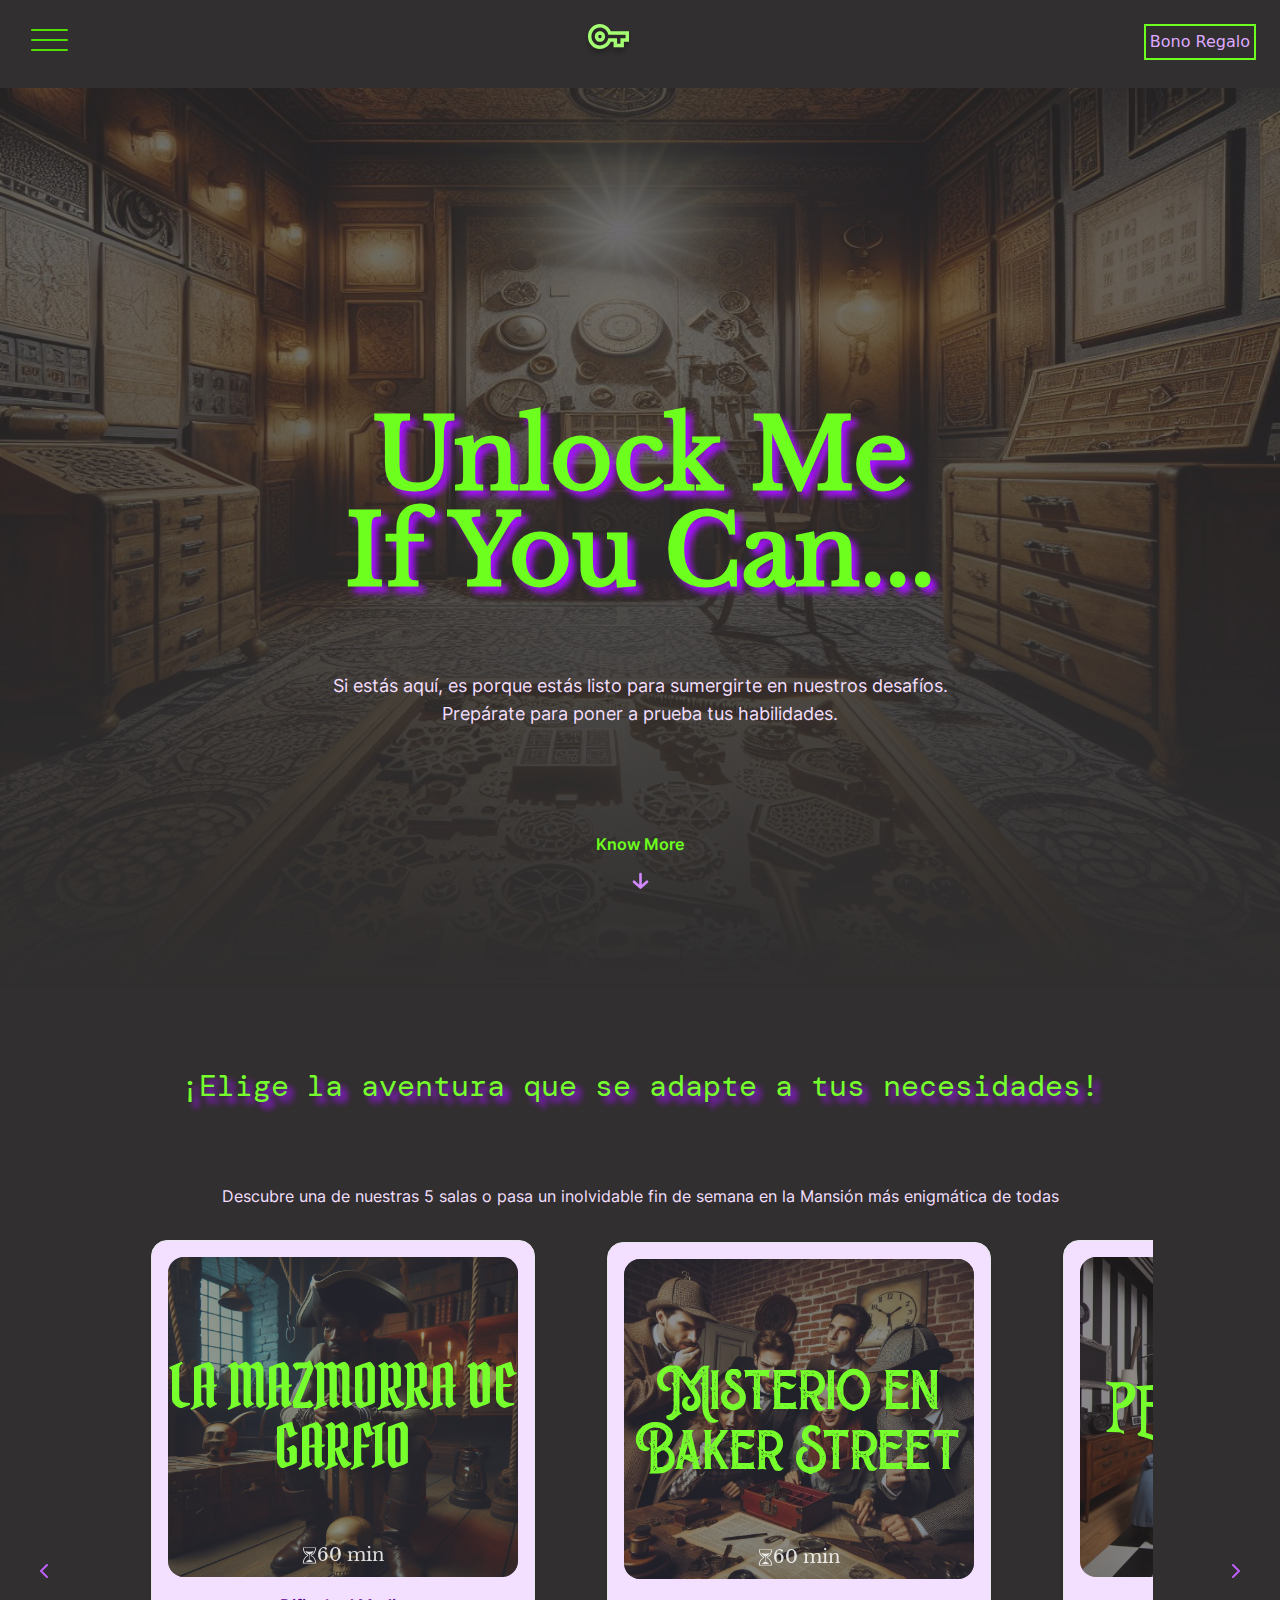
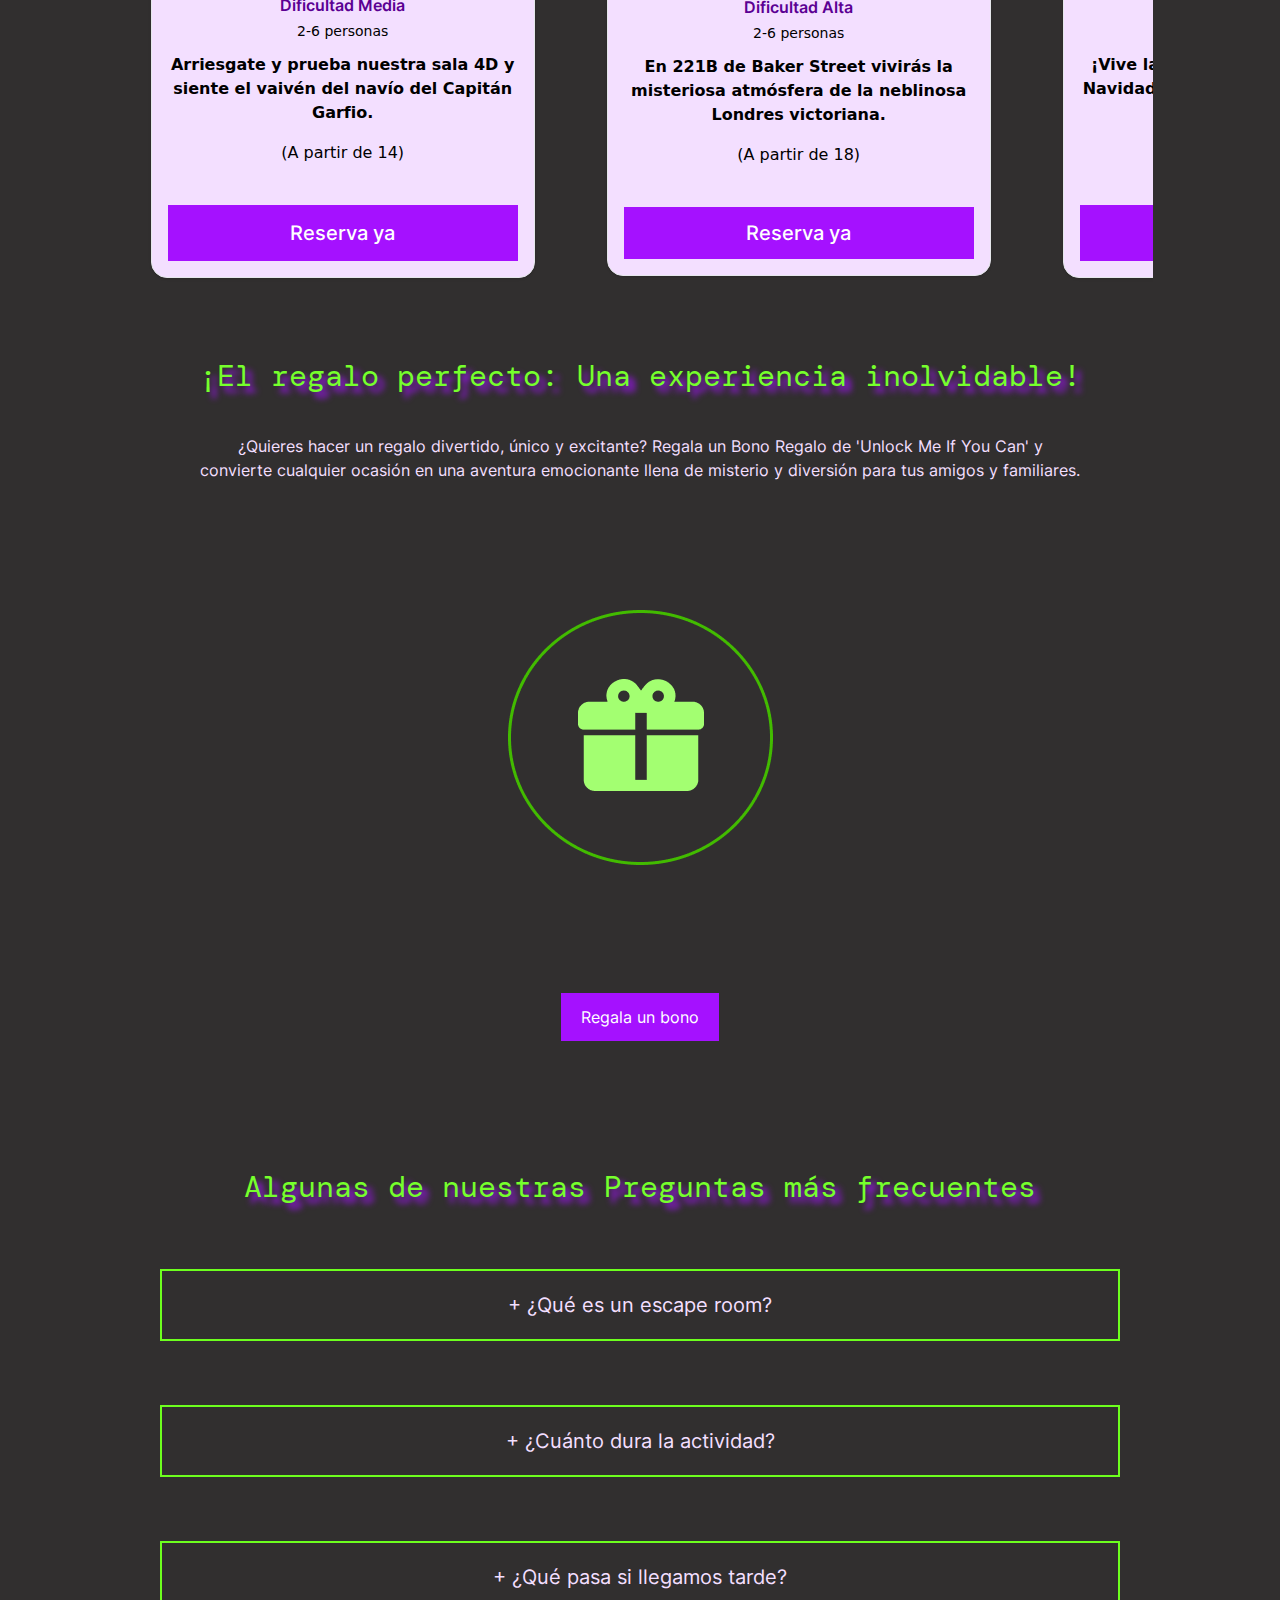
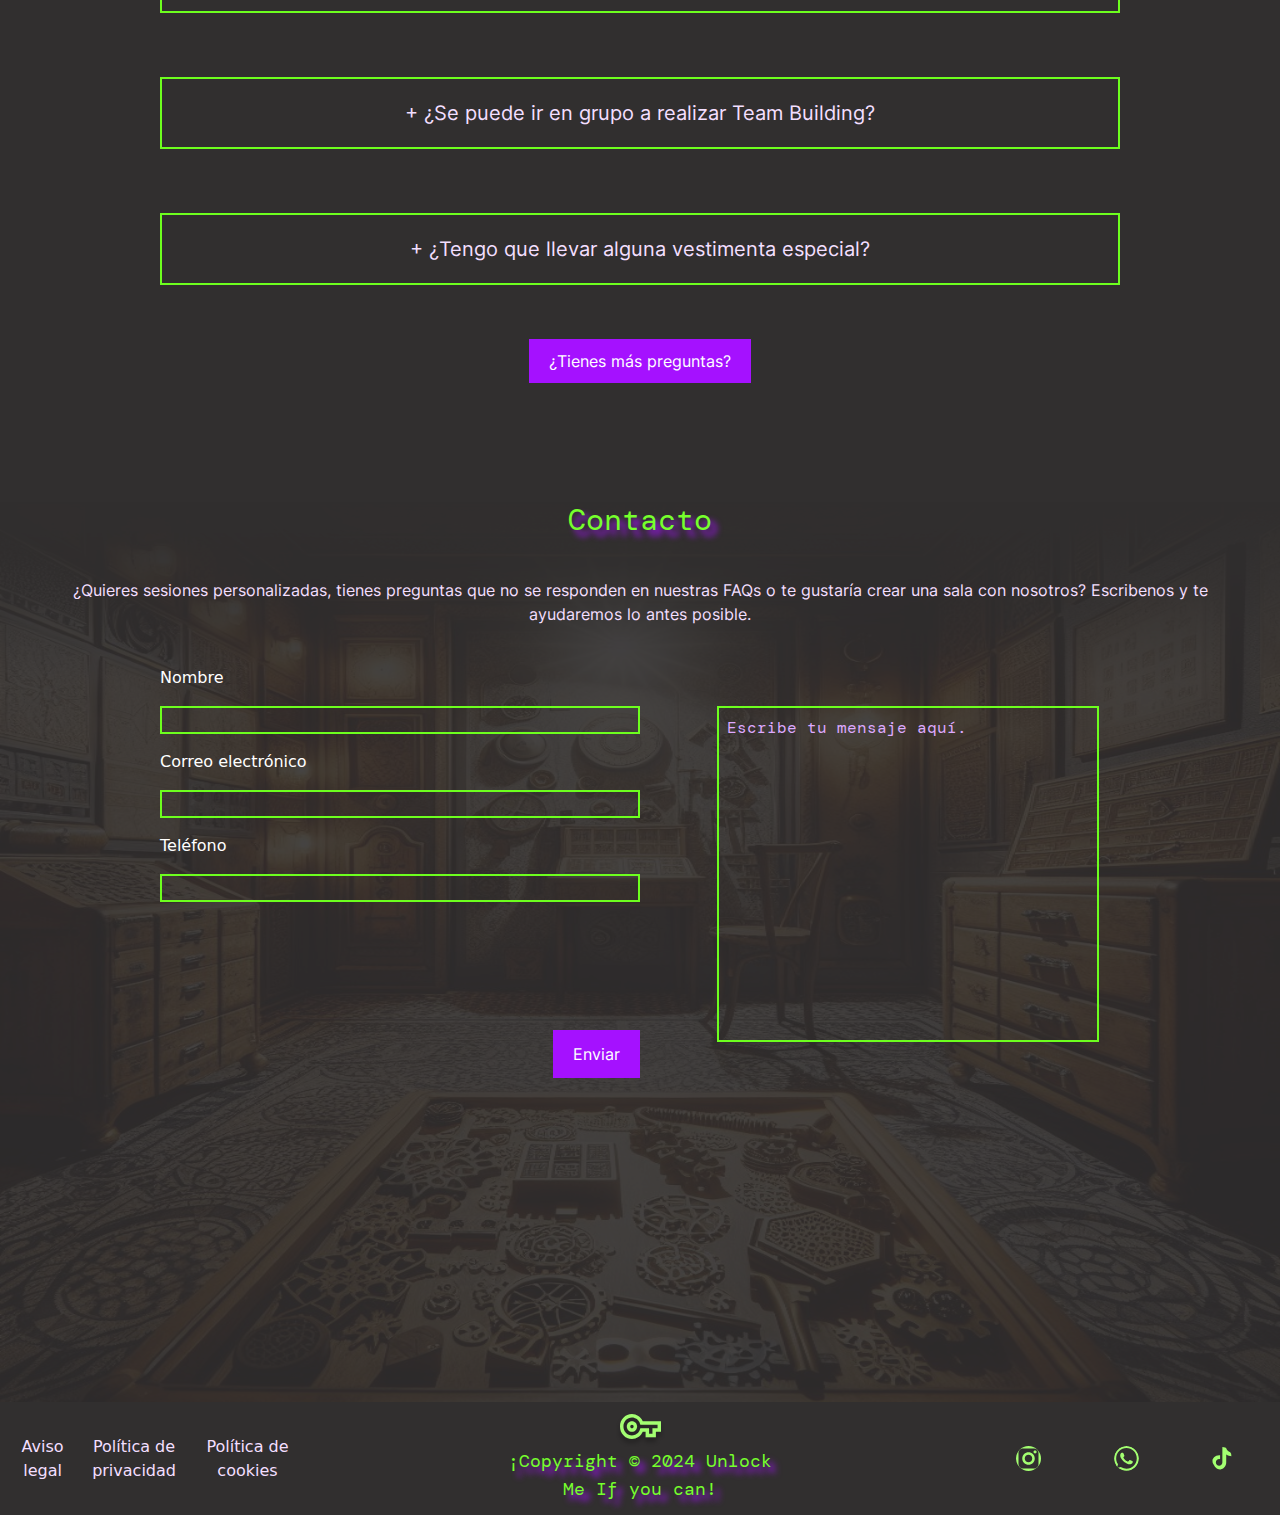
<file: index.html>
<!DOCTYPE html>
<html lang="es">

<head>
    <meta charset="UTF-8">
    <meta name="viewport" content="width=device-width, initial-scale=1.0">
    <meta name="description" content="Bienvenido a Unlock Me If You Can. Sumérgete en desafiantes juegos en nuestra variedad de salas temáticas. Reserva ahora y vive una aventura inolvidable con amigos y familiares.">
    <link rel="icon" type="image/svg" href="img/Logo.svg">
    <title>Unlock Me If You Can...</title>
    <link rel="stylesheet" href="src/output.css">
    <link rel="stylesheet" href="src/styles.css">
    <link rel="stylesheet" href="src/modal-salas.css">
    <link rel="stylesheet" href="src/form.css">
</head>
<body class="bg-background-color">
  <header class="p-6 flex justify-between">
    <nav id="nav" class="main-nav">
      <ul class="nav-links">
        <li class="link-item font-inter text-2xl font-bold"><a href="contacto.html"  target="_blank">Contacto</a></li>
        <li class="link-item font-inter text-2xl font-bold link-salas"><a  href="salas.html"  target="_blank">Nuestras salas</a></li>
        <li class="link-item font-inter text-2xl font-bold"><a href="preguntas.html"  target="_blank">Preguntas frecuentes</a></li>
      </ul>
  </nav>
    <button id="button-menu" class="button-menu">
        <span></span>
        <span></span>
        <span></span>
    </button>
    <a href="index.html" class="logo"><img src="img/Logo.svg" alt="llave como logo de Unlock Me If You Can"></a>
    <div class="visible-nav">
        <ul class="primary-light-10 flex justify-end text-primary-light-10">
            <li class="border-accent p-1"><a href="regalo.html" target="_blank">Bono Regalo</a></li>
        </ul>
    </div>
</header>
    <main>
        <section class="bg-cover text-center">
            <div class="capa-home h-screen ">
                <img src="img/image-background.jpg" class="h-screen bg-cover background-home " alt="imagen de una sala de escape room">

                
                    <h1 class="text-accent-secondary font-bold font-title text-5xl md:text-7xl title-transition pt-28 md:pt-80 text-shadow pb-4">Unlock Me
                        <br>If You Can...</h1>
                    <p class=" text-primary-light-20 font-inter text-lg py-14 container mx-auto w-10/12">Si estás aquí, es porque estás listo
                        para
                        sumergirte en nuestros desafíos. <br>Prepárate para poner a prueba tus habilidades.</p>
                    <p class="font-inter font-semibold text-accent-secondary mt-12">Know More</p>
                    <img class="flex mx-auto mt-4 mb-10" src="img/flecha.svg" alt="flecha apuntando hacia abajo">
                </div>
        </section>
        <section class="text-center">
            <h3 class="text-secondary-light-10 text-shadow text-3xl font-subtitle  text-center mx-12 my-20">¡Elige la aventura
                que se adapte a tus necesidades! </h3>
            <p class=" text-primary-light-20 font-inter mt-14 mx-12">Descubre una de nuestras 5 salas o pasa un inolvidable
                fin de semana en la Mansión más enigmática de
                todas</p>
            <div class="flex items-center justify-center py-24 sm:py-8 px-4 lg:px-20 text-center ">
    <div class="flex items-center justify-center md:w-11/12 mx-auto">
      <button aria-label="slide backward"
        class="hidden md:block prev-button absolute z-30 left-0 ml-10 focus:outline-none focus:bg-gray-400 focus:ring-2 focus:ring-offset-2 focus:ring-gray-400 cursor-pointer"
        id="prev">
        <svg class="text-primary-00" width="8" height="14" viewBox="0 0 8 14" fill="none"
          xmlns="http://www.w3.org/2000/svg">
          <path d="M7 1L1 7L7 13" stroke="currentColor" stroke-width="2" stroke-linecap="round"
            stroke-linejoin="round" />
        </svg>
      </button>
      <div class="  mx-auto overflow-x-hidden ">
        <div id="slider" class=" h-full flex flex-col md:flex-row md:gap-6 items-center justify-start transition ease-out duration-700">



          <article
          class=" gallery-item flex flex-col mx-6 flex-shrink-0 relative  max-w-96  bg-primary-light-20  p-4 mb-6 shadow transition duration-300 group transform hover:-translate-y-2 hover:shadow-2xl rounded-2xl border">
          <div class="relative mb-4 rounded-2xl">

            <img class="max-h-80 rounded-2xl w-full transition-transform duration-300 transform group-hover:scale-105"
              src="img/piratadekstop.webp" alt="imagen de un pirata sentado en una sala">
            <div class="photo-card capa-card">
              <h5 class="font-pirata text-6xl">LA MAZMORRA DE GARFIO</h5>
              <p class="absolute bottom-2 font-title text-white opacity-85 text-lg  flex flex-row justify-center"><img src="img/RelojArena.svg" alt="reloj de arena">60 min</p>
            </div>
          </div>
          <p class="font-inter font-semibold text-primary-dark-20">Dificultad
            Media</p>
          <p class=" font-light text-sm py-1">2-6 personas</p>
          <p class="font-semibold py-2">Arriesgate y prueba nuestra sala 4D y
            siente el vaivén del navío del Capitán Garfio. </p>
          <p class="font-light pt-2">(A partir de 14)</p>
          <h3 class="font-medium text-xl leading-8">
            <button class="btn-card"><a href="salas/mazmorra.html">Reserva ya</a></button>
          </h3>
          <div>
          </div>
        </article>


        <article
        class=" gallery-item flex flex-col mx-6 flex-shrink-0 relative  max-w-96   bg-primary-light-20  p-4 mb-6 shadow transition duration-300 group transform hover:-translate-y-2 hover:shadow-2xl rounded-2xl border">
        <div class="relative mb-4 rounded-2xl">
            <img
              class="max-h-80 rounded-2xl w-full object-cover transition-transform duration-300 transform group-hover:scale-105"
              src="img/EscapeSherlock.webp" alt="grupo de personas haciendo un escape room de Sherlock">


            <div class="photo-card capa-card">
              <h5 class="font-sherlock text-6xl">Misterio en Baker Street</h5>
              <p class="absolute bottom-2 font-title text-white opacity-85 text-lg  flex flex-row justify-center"><img src="img/RelojArena.svg" alt="reloj de arena">60 min</p>
            </div>
          </div>
        
                  <p class="font-inter font-semibold text-primary-dark-20">Dificultad
                    Alta</p>
                  <p class=" font-light text-sm py-1">2-6 personas</p>
                  <p class="font-semibold py-2">En 221B de Baker Street vivirás la
                    misteriosa atmósfera de la neblinosa Londres victoriana. </p>
                  <p class="font-light pt-2">(A partir de 18)</p>

            
          
          <h3 class="font-medium text-xl ">
            <button class="btn-card"><a href="salas/sherlock.html">Reserva ya</a></button>
          </h3>
          <div>
          </div>
        </article>
        <article
        class=" gallery-item flex flex-col mx-6 flex-shrink-0 relative  max-w-96 sm:w-auto bg-primary-light-20  p-4 mb-6 shadow transition duration-300 group transform hover:-translate-y-2 hover:shadow-2xl rounded-2xl border">
        <div class="relative mb-4 rounded-2xl">
            <img
              class="max-h-80 rounded-2xl w-full object-cover transition-transform duration-300 transform group-hover:scale-105"
              src="img/EscapePesadillas.webp" alt="Niños haciendo un escape room con temática de Pesadilla antes de Navidad">

            <div class="photo-card capa-card">
              <h5 class="font-pesadillas  text-6xl md:text-7xl">PESADILLAS</h5>
              <p class="absolute bottom-2 font-title text-white opacity-85 text-lg  flex flex-row justify-center"><img src="img/RelojArena.svg" alt="reloj de arena">60 min</p>
            </div>
          </div>
                  <p class="font-inter font-semibold text-primary-dark-20">Dificultad
                    Baja</p>
                  <p class=" font-light text-sm py-1">2-6 personas</p>
                  <p class="font-semibold py-2">¡Vive la magia de Pesadilla antes de
                    Navidad en nuestro escape room para niños! </p>
                  <p class="font-light pt-2">(De 6 a 13)</p>


          <h3 class="font-medium text-xl leading-8">
            <button class="btn-card"><a href="salas/pesadillas.html">Reserva ya</a></button>
          </h3>
          <div>
          </div>
        </article>

        <article
        class=" gallery-item flex flex-col mx-6 flex-shrink-0 relative  max-w-96 sm:w-auto bg-primary-light-20  p-4 mb-6 shadow transition duration-300 group transform hover:-translate-y-2 hover:shadow-2xl rounded-2xl border">
        <div class="relative mb-4 rounded-2xl">
          <img
            class="max-h-80 rounded-2xl w-full object-cover transition-transform duration-300 transform group-hover:scale-105"
            src="img/laboratorio.webp" alt="Pareja realizando un escape room en un laboratorio">

          <div class="photo-card capa-card">
            <h5 class="font-laboratorio text-4xl md:text-5xl font-bold">El laboratorio del Dr. Pandemium</h5>
            <p class="absolute bottom-2 font-title text-white opacity-85 text-lg  flex flex-row justify-center"><img src="img/RelojArena.svg" alt="reloj de arena">60 min</p>
          </div>
        </div>
                <p class="font-inter font-semibold text-primary-dark-20">Dificultad
                  Media</p>
                <p class=" font-light text-sm py-1">2 personas</p>
                <p class="font-semibold py-2">Atrévete a escapar de nuestra sala para dos personas antes de que lo haga la mutación.</p>
                <p class="font-light pt-2">(A partir de 16)</p>


        <h3 class="font-medium text-xl leading-8">
          <button class="btn-card"><a href="salas/laboratio.html">Reserva ya</a></button>
        </h3>
        <div>
        </div>
      </article>

      <article
      class=" gallery-item flex flex-col mx-6 flex-shrink-0 relative  max-w-96 sm:w-auto bg-primary-light-20  p-4 mb-6 shadow transition duration-300 group transform hover:-translate-y-2 hover:shadow-2xl rounded-2xl border">
      <div class="relative mb-4 rounded-2xl">
        <img
          class="max-h-80 rounded-2xl w-full object-cover transition-transform duration-300 transform group-hover:scale-105"
          src="img/mansion.webp" alt="">

        <div class="photo-card capa-card">
          <h5 class="font-mansion text-5xl">La mansión de la Orden Luna Negra</h5>
          <p class="absolute bottom-2 font-title text-white opacity-85 text-lg  flex flex-row justify-center"><img src="img/RelojArena.svg" alt="reloj de arena">60 min</p>
        </div>
      </div>
              <p class="font-inter font-semibold text-primary-dark-20">Dificultad
                Alta</p>
              <p class=" font-light text-sm py-1">16-20 personas</p>
              <p class="font-semibold py-2">Adéntrate en el frondoso bosque durante un fin de semana con tu grupo.</p>
              <p class="font-light pt-2">(A partir de 18)</p>


      <h3 class="font-medium text-xl leading-8">
        <button class="btn-card"><a href="salas/mansion.html">Reserva ya</a></button>
      </h3>
      <div>
      </div>
    </article>

    <article
    class= "hidden gallery-item lg:flex flex-col flex-shrink-0  mx-6 relative w-full max-w-96 sm:w-auto bg-primary-light-20  p-4 mb-6 shadow transition duration-300 group transform hover:-translate-y-2 hover:shadow-2xl rounded-2xl border">
    <div class="relative mb-4 rounded-2xl">
      <img
        class="max-h-80 rounded-2xl w-full object-cover transition-transform duration-300 transform group-hover:scale-105"
        src="img/escape-room.webp" alt="imagen de una sala de escape room">
      <div class=" absolute inset-x-0 top-1/3 transform -translate-y-1/2 text-center">
  
      </div>
  
      <div class="photo-card capa-card">
        <h5 class="font-title text-5xl">¿Tienes un plan de escape?</h5>
      </div>
    </div>
            <p class="font-inter font-semibold text-primary-dark-20">¿Te gustaría crear tu propio Escape Room pero no sabes como?</p>
            <p class="font-semibold py-6">Nosotros podemos ayudarte a convertir tus ideas en realidad.</p>
  
  
  
    <h3 class="font-medium text-xl leading-8">
      <button class="btn-card"><a href="contacto.html">Cuéntanos</a></button>
    </h3>
    <div>
    </div>
  </article>
        </div>
      </div>
      <button aria-label="slide forward"
        class="hidden md:block next-button absolute z-30 right-0 mr-10 focus:outline-none focus:bg-gray-400 focus:ring-2 focus:ring-offset-2 focus:ring-gray-400"
        id="next">
        <svg class="text-primary-00" width="8" height="14" viewBox="0 0 8 14" fill="none"
          xmlns="http://www.w3.org/2000/svg">
          <path d="M1 1L7 7L1 13" stroke="currentColor" stroke-width="2" stroke-linecap="round"
            stroke-linejoin="round" />
        </svg>
      </button>
    </div>
  </div>

        </section>
        <section class="text-center mx-12">
            <h3 class="text-secondary-light-10 text-shadow text-3xl font-subtitle my-6">¡El regalo perfecto: Una
                experiencia inolvidable!</h3>
            <p class=" text-primary-light-20 font-inter my-10">¿Quieres hacer un regalo divertido, único y excitante?
                Regala un Bono Regalo de 'Unlock Me If You Can' y <br> convierte cualquier ocasión en una aventura
                emocionante llena de misterio y diversión para tus amigos y familiares.</p>
            <img src=" img/iconoregalo.png" class="flex mx-auto mt-24 md:mt-32 w-52 md:w-auto lg:animate-bounce" alt="icono de un regalo">
            <button class="btn"><a href="regalo.html">Regala un bono</a></button>
        </section>


        <section class="text-center mx-12 lg:mx-40">
            <h3 class="text-secondary-light-10 text-shadow text-3xl font-subtitle my-3 mt-32">Algunas de nuestras
                Preguntas más frecuentes</h3>
            <p class="pregunta-frecuente border-accent"><button>+ ¿Qué es un escape room?</button></p>
            <p class="text-primary-light-20 tracking-wide text-lg oculto">Un escape room es una experiencia inmersiva donde un grupo de jugadores resuelve acertijos y rompecabezas
                en una habitación temática para escapar antes de que se agote el tiempo, generalmente en unos 60
                minutos. Fomenta la colaboración, la comunicación y la resolución de problemas bajo presión, mientras
                los participantes se sumergen en una emocionante historia. Es una actividad divertida y desafiante,
                perfecta para grupos que buscan aventura y trabajo en equipo.</p>
            <p class="pregunta-frecuente border-accent"><button>+ ¿Cuánto dura la actividad?</button></p>
            <p class="text-primary-light-20 tracking-wide text-lg oculto">La duración de la mayoría de nuestros escape room es de alrededor de 60 minutos. Este tiempo se establece
                como un desafío para los jugadores, quienes deben resolver los acertijos y rompecabezas dentro de esa
                ventana de tiempo para lograr escapar de la habitación temática. Sin embargo, tenemos escape en una
                montaña, "La mansión de la Orden Luna Negra", que transcurre durante todo un fin de semana donde los
                jugadores viven el juego desde el momento de su llegada.</p>
            <p class=" pregunta-frecuente border-accent"><button>+ ¿Qué pasa si llegamos tarde?</button></p>
            <p class="text-primary-light-20 tracking-wide text-lg  oculto">Si llegas tarde a tu reserva en un escape room, es posible que te veas afectado por una serie de
                situaciones dependiendo de la política del lugar específico.
                En muchos casos, el tiempo de juego se reducirá para compensar el tiempo perdido, ya que es posible que
                otros grupos tengan reservas después de la tuya. Por ejemplo, si llegas 15 minutos tarde a una reserva
                de una hora, es probable que solo tengas 45 minutos para completar el escape room.
                Sin embargo, si llegas demasiado tarde y el escape room no puede acomodarte, es posible que pierdas tu
                reserva y no se te reembolse el dinero. Por eso es importante llegar a tiempo para poder disfrutar
                completamente de la experiencia.
                Para evitar cualquier inconveniente, siempre es recomendable comunicarse con el escape room si prevés
                que llegarás tarde, ya que algunas ubicaciones podrían ser más flexibles dependiendo de las
                circunstancias.</p>
            <p class="pregunta-frecuente border-accent"> <button>+ ¿Se puede ir en grupo a realizar Team Building?</button></p>
            <p class="text-primary-light-20 tracking-wide text-lg  oculto">Sí, ¡definitivamente! Los escape rooms son una opción ideal para actividades de Team Building. Al trabajar juntos para resolver acertijos y completar desafíos en un ambiente divertido y emocionante, los participantes fortalecen la comunicación, la colaboración y el trabajo en equipo. La experiencia compartida en un escape room crea vínculos entre los miembros del grupo y fomenta un sentido de camaradería mientras trabajan hacia un objetivo común: escapar de la habitación en el tiempo asignado. ¡Prepárate para una aventura inolvidable que impulsará el espíritu de equipo de tu grupo!</p>
            <p class="pregunta-frecuente border-accent"><button>+ ¿Tengo que llevar alguna vestimenta especial?</button></p>
            <p class="text-primary-light-20 tracking-wide text-lg  oculto">No es necesario llevar ninguna vestimenta especial para participar en un escape room. Sin embargo, se recomienda vestirte cómodamente para disfrutar al máximo de la experiencia. Lo más importante es que estés listo para divertirte y sumergirte en la experiencia del escape room junto con tu equipo.</p>
            <a href="preguntas.html" class="btn">¿Tienes más preguntas?</a>
        </section>



        <section class="text-center">
            <div class="capa-contact h-screen">
                <img src="img/image-background.jpg" class="h-screen bg-cover background-contact " alt="imagen de fondo difuminado de una sala de escape room">
                <h3 class="text-secondary-light-10 text-shadow text-3xl font-subtitle my-3 mt-32">Contacto</h3>
                <p class=" text-primary-light-20 font-inter my-10 mx-12 ">¿Quieres sesiones personalizadas, tienes preguntas
                    que no se responden en nuestras FAQs o te gustaría crear una sala con nosotros? Escribenos y te
                    ayudaremos lo antes posible.</p>

                    <form action="#" method="post" id="form" class="grid sm:grid-cols-1 lg:grid-cols-2 my-10 mx-14 md:mx-40">
                      <div class="flex-col w-auto">
                          <div class="form-control">
                              <label for="name" class="flex justify-start mb-4 text-white">Nombre</label>
                              <input type="text" name="name" id="name" class="border-accent bg-transparent text-white">
                              <small></small>
                          </div>
                          <div class="form-control">
                              <label for="email" class="flex justify-start my-4 text-white">Correo electrónico</label>
                              <input type="email" name="email" id="email" class="border-accent bg-transparent text-white">
                              <small></small>
                          </div>
                          <div class="form-control">
                              <label for="telephone" class="flex justify-start my-4 text-white">Teléfono</label>
                              <input type="tel" name="telephone" id="telephone" class="border-accent bg-transparent text-white">
                              <small></small>
                          </div>
                          <div class="flex lg:justify-end lg:align-bottom">
                              <button id="button" class="btn btn-modal font-inter text-white bg-primary-dark-10 mt-10 mx-auto lg:mx-0">Enviar</button>
                          </div>
                      </div>
                      <div class="mb-9 lg:col-span-1 mt-10 lg:ml-14"> 
                          <textarea name="campo" id="campo" placeholder="Escribe tu mensaje aquí." class="border-accent bg-transparent font-subtitle p-2 text-white"></textarea>
                      </div>
                  </form>
                  <div class="modal text-center">
                    <div class="modal__container">
                        <h2 class="modal_title font-subtitle text-xl mb-4">Hemos recibido tu mensaje</h2>
                        <img src="img/Logo.svg" alt="Logo" class="modal__img">
                        <p class="modal__paragraph font-subtitle">Pronto nos pondremos en contacto contigo.</p>
                        <a href="#" class="modal__close btn">Entendido</a>
                    </div>
                </div>
            </div>
        </section>
    </main>
    <footer class="flex flex-col md:flex-row justify-between w-full">
        <div class="flex items-center justify-center">
            <ul class="text-primary-light-20 flex flex-col md:flex-row items-center justify-between text-center m-3 w-72">
                <li><a href="">Aviso legal</a></li>
                <li><a href="">Política de privacidad</a></li>
                <li><a href="">Política de cookies</a></li>
            </ul>
        </div>
        <div class="flex flex-col mx-auto items-center w-72 m-3">
            <a href="index.html" class="logo">
                <img class="mx-auto" src="img/Logo.svg" alt="Logo">
            </a>
            <h4 class="text-secondary-light-10 text-shadow text-lg font-subtitle text-center">¡Copyright © 2024 Unlock Me
                If you can!</h4>
        </div>
        <div class="flex items-center justify-center m-3">
            <ul class="flex items-center justify-around w-72">
                <li><a href=""><img src="img/instagram.svg" alt="logo instagram"></a></li>
                <li><a href=""><img src="img/whatsapp.svg" alt="logo whatsapp"></a></li>
                <li><a href=""><img src="img/tiktok.svg" alt="logo tiktok"></a></li>
            </ul>
        </div>
    </footer>
    
    <script src="js/burger.js"></script>
    <script src="js/app.js"></script>
    <script src="js/form.js"></script>
</body>

</html>
</file>
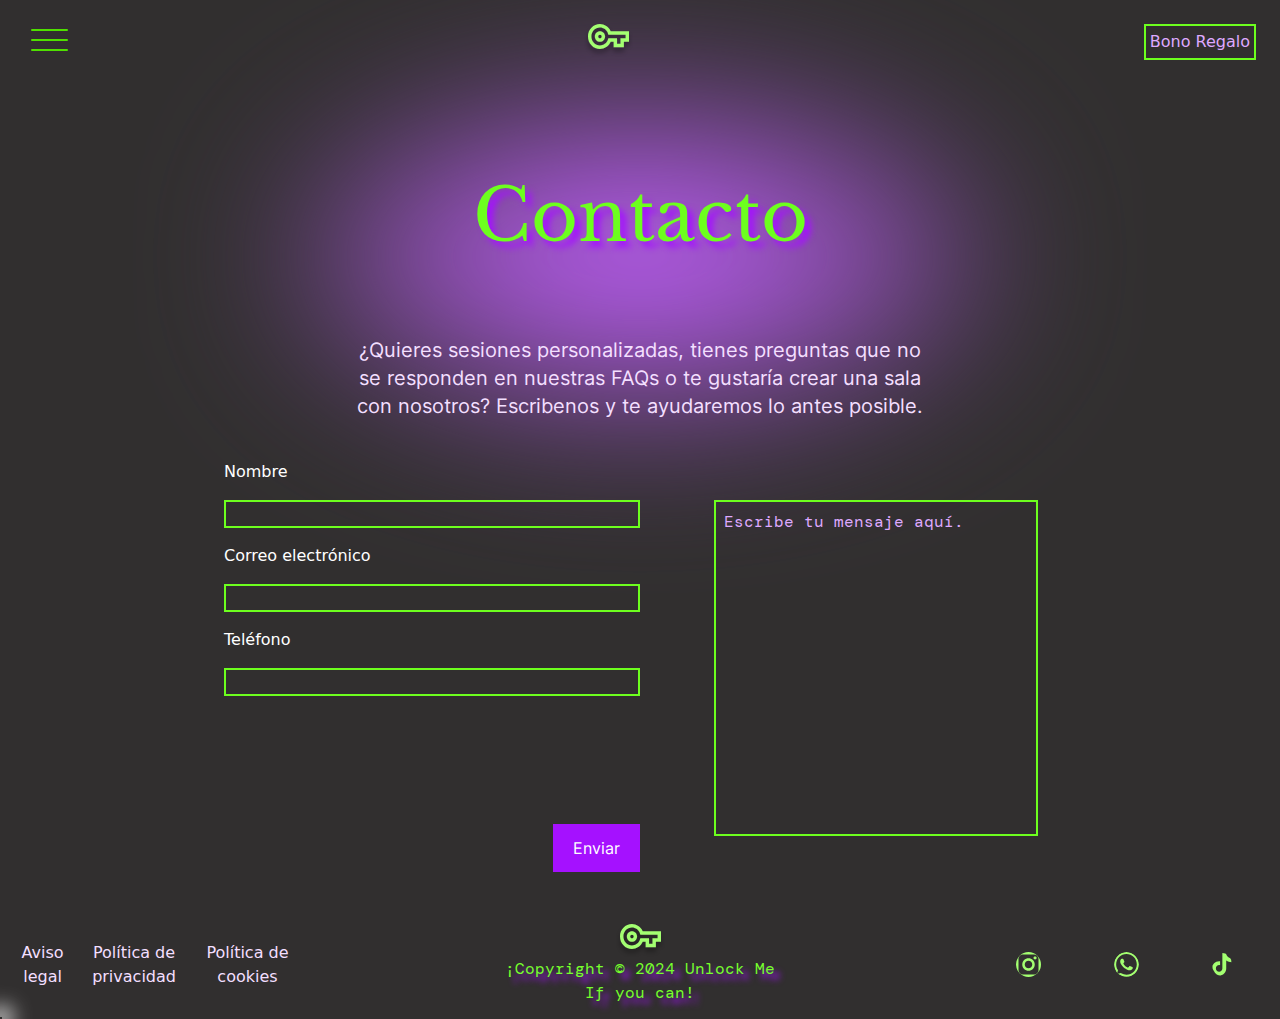
<file: contacto.html>
<!DOCTYPE html>
<html lang="es">
    <head>
        <meta charset="UTF-8">
        <meta name="viewport" content="width=device-width, initial-scale=1.0">
        <meta name="description" content="">
        <link rel="icon" type="image/svg" href="img/Logo.svg">
        <title>Contacta con Unlock Me If You Can...</title>
        <link rel="stylesheet" href="src/output.css">
        <link rel="stylesheet" href="src/styles.css">
        <link rel="stylesheet" href="src/modal-salas.css">
        <link rel="stylesheet" href="src/form.css">
    </head>
    <body class="bg-background-color">
        <header class="p-6 flex justify-between">
            <nav id="nav" class="main-nav">
                <ul class="nav-links">
                  <li class="link-item font-inter text-2xl font-bold"><a href="contacto.html"  target="_blank">Contacto</a></li>
                  <li class="link-item font-inter text-2xl font-bold link-salas"><a  href="salas.html"  target="_blank">Nuestras salas</a></li>
                  <li class="link-item font-inter text-2xl font-bold"><a href="preguntas.html"  target="_blank">Preguntas frecuentes</a></li>
                </ul>
            </nav>
            <button id="button-menu" class="button-menu">
                <span></span>
                <span></span>
                <span></span>
            </button>
            <a href="index.html" class="logo"><img src="img/Logo.svg" alt="llave como logo de Unlock Me If You Can"></a>
            <div class="visible-nav">
                <ul class="primary-light-10 flex justify-end text-primary-light-10">
                    <li class="border-accent p-1"><a href="regalo.html" target="_blank">Bono Regalo</a></li>
                </ul>
            </div>
        </header>
    <section class="text-center  screen-contacto  mx-8 lg:mx-16">
        <div class="relative h-40 flex justify-center items-center mt-12">
            <div class="title-shadow absolute p-40 mt-20"></div>
            <h1 class="text-accent-secondary text-shadow text-center absolute font-title text-4xl md:text-5xl lg:text-7xl">Contacto</h1>
          </div>
          

            <p  class=" text-primary-light-20 font-inter my-10 text-lg md:text-xl  md:mx-[6rem] lg:mx-[18rem]">¿Quieres sesiones personalizadas, tienes preguntas
                que no se responden en nuestras FAQs o te gustaría crear una sala con nosotros? Escribenos y te
                ayudaremos lo antes posible.</p>
                <form action="#" method="post" id="form"  class="grid sm:grid-cols-1 lg:grid-cols-2 my-10 mx-14 md:mx-40">
                    <div class="flex-col w-auto">
                        <div class="form-control">
                            <label for="name" class="flex justify-start mb-4 text-white">Nombre</label>
                            <input type="text" name="name" id="name" class="border-accent bg-transparent text-white">
                            <small></small>
                        </div>
                        <div class="form-control">
                            <label for="email" class="flex justify-start my-4 text-white">Correo electrónico</label>
                            <input type="email" name="email" id="email" class="border-accent bg-transparent text-white">
                            <small></small>
                        </div>
                        <div class="form-control">
                            <label for="telephone" class="flex justify-start my-4 text-white">Teléfono</label>
                            <input type="tel" name="telephone" id="telephone" class="border-accent bg-transparent text-white">
                            <small></small>
                        </div>
                        <div class="flex lg:justify-end lg:align-bottom">
                            <button id="button" class="btn btn-modal font-inter text-white bg-primary-dark-10 mt-10 mx-auto lg:mx-0">Enviar</button>
                        </div>
                    </div>
                    <div class="mb-9 lg:col-span-1 mt-10 lg:ml-14"> 
                        <textarea name="" id="" placeholder="Escribe tu mensaje aquí." class="border-accent bg-transparent font-subtitle p-2 text-white"></textarea>
                    </div>
                </form>
                <div class="modal text-center">
                    <div class="modal__container">
                        <h2 class="modal_title font-subtitle text-xl mb-4">Hemos recibido tu mensaje</h2>
                        <img src="img/Logo.svg" alt="Logo" class="modal__img">
                        <p class="modal__paragraph font-subtitle">Pronto nos pondremos en contacto contigo.</p>
                        <a href="#" class="modal__close btn">Entendido</a>
                    </div>
                </div>
        
 </section>

 
 <footer class="flex flex-col md:flex-row justify-between w-full">
    <div class="flex items-center justify-center">
        <ul class="text-primary-light-20 flex flex-col md:flex-row items-center justify-between text-center m-3 w-72">
            <li><a href="">Aviso legal</a></li>
            <li><a href="">Política de privacidad</a></li>
            <li><a href="">Política de cookies</a></li>
        </ul>
    </div>
    <div class="flex flex-col mx-auto items-center w-72 m-3">
        <a href="index.html" class="logo">
            <img class="mx-auto" src="img/Logo.svg" alt="Logo">
        </a>
        <h4 class="text-secondary-light-10 text-shadow text-l font-subtitle text-center">¡Copyright © 2024 Unlock Me
            If you can!</h4>
    </div>
    <div class="flex items-center justify-center m-3">
        <ul class="flex items-center justify-around w-72">
            <li><a href=""><img src="img/instagram.svg" alt="logo instagram"></a></li>
            <li><a href=""><img src="img/whatsapp.svg" alt="logo whatsapp"></a></li>
            <li><a href=""><img src="img/tiktok.svg" alt="logo tiktok"></a></li>
        </ul>
    </div>
</footer>
<div id="shadow"></div>
<script src="js/light.js"></script>
<script src="js/burger.js"></script>
<script src="js/form.js"></script>
</body>
</html>
</file>
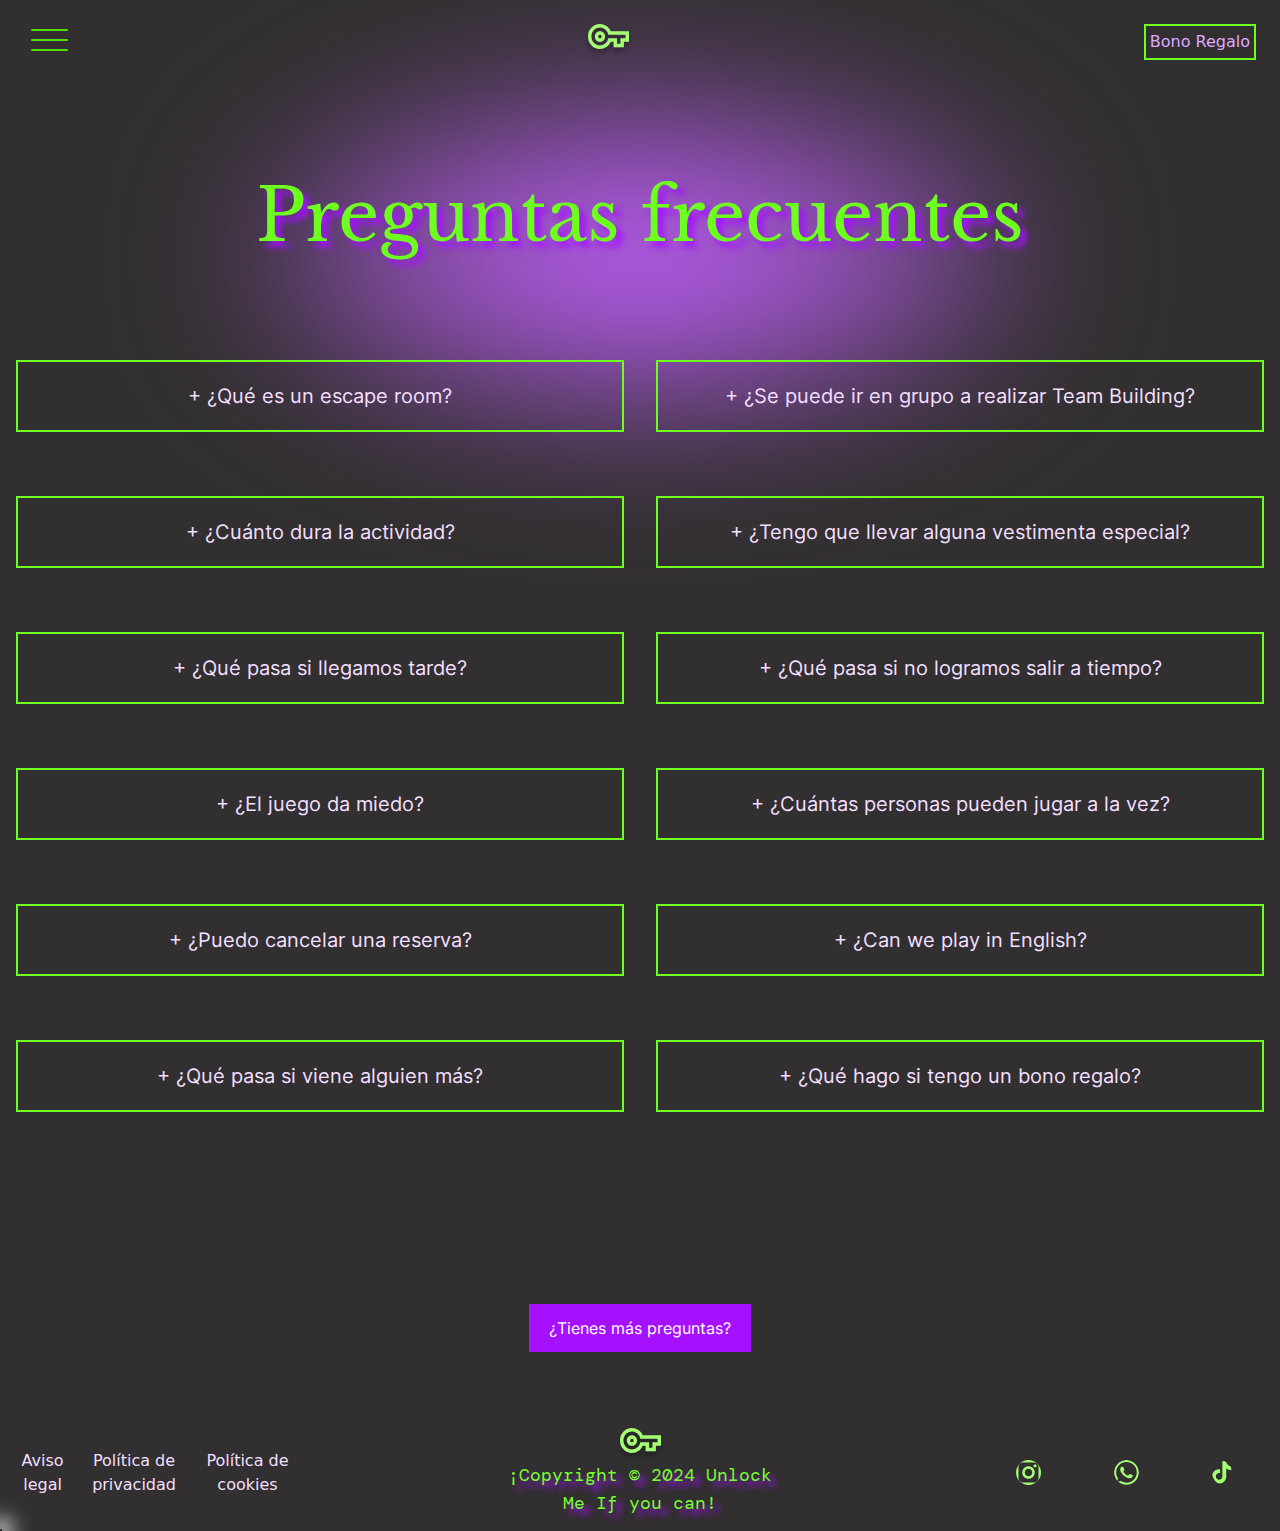
<file: preguntas.html>
<!DOCTYPE html>
<html lang="es">
    <head>
        <meta charset="UTF-8">
        <meta name="viewport" content="width=device-width, initial-scale=1.0">
        <meta name="description" content="Respondemos a las preguntas más frecuentes para intentar ayudar con las dudas de puedan surgir sobre la realización de Escape Room en Unlock Me If You Can.">
        <link rel="icon" type="image/svg" href="img/Logo.svg">
        <title>Preguntas frecuentes de Unlock Me If You Can...</title>
        <link rel="stylesheet" href="src/output.css">
        <link rel="stylesheet" href="src/styles.css">
        <link rel="stylesheet" href="src/modal-salas.css">
        <link rel="stylesheet" href="src/form.css">
    </head>

    <body class="bg-background-color">
        <header class="p-6 flex justify-between">
            <nav id="nav" class="main-nav">
                <ul class="nav-links">
                  <li class="link-item font-inter text-2xl font-bold"><a href="contacto.html"  target="_blank">Contacto</a></li>
                  <li class="link-item font-inter text-2xl font-bold link-salas"><a  href="salas.html"  target="_blank">Nuestras salas</a></li>
                  <li class="link-item font-inter text-2xl font-bold"><a href="preguntas.html"  target="_blank">Preguntas frecuentes</a></li>
                </ul>
            </nav>
            <button id="button-menu" class="button-menu">
                <span></span>
                <span></span>
                <span></span>
            </button>
            <a href="index.html" class="logo"><img src="img/Logo.svg" alt="llave como logo de Unlock Me If You Can"></a>
            <div class="visible-nav">
                <ul class="primary-light-10 flex justify-end text-primary-light-10">
                    <li class="border-accent p-1"><a href="regalo.html" target="_blank">Bono Regalo</a></li>
                </ul>
            </div>
        </header>
    <div class="relative h-40 flex justify-center items-center mt-12">
        <div class="title-shadow absolute p-40 mt-20"></div>
        <h1 class="text-accent-secondary text-shadow text-center absolute font-title text-4xl md:text-5xl lg:text-7xl">Preguntas frecuentes</h1>
      </div>

      <section class="text-center lg:flex justify-center sm:text-sm md:text-base lg:text-lg ">
       <div class=" w-4/5  mx-auto lg:mx-4">
        <p class="pregunta-frecuente border-accent "><button>+ ¿Qué es un escape room?</button></p>
        <p class="text-primary-light-20 tracking-wide  oculto">Un escape room es una experiencia inmersiva donde un grupo de jugadores resuelve acertijos y rompecabezas
            en una habitación temática para escapar antes de que se agote el tiempo, generalmente en unos 60
            minutos. Fomenta la colaboración, la comunicación y la resolución de problemas bajo presión, mientras
            los participantes se sumergen en una emocionante historia. Es una actividad divertida y desafiante,
            perfecta para grupos que buscan aventura y trabajo en equipo.</p>
        <p class="pregunta-frecuente border-accent"><button>+ ¿Cuánto dura la actividad?</button></p>
        <p class="text-primary-light-20 tracking-wide text-lg oculto">La duración de la mayoría de nuestros escape room es de alrededor de 60 minutos. Este tiempo se establece
            como un desafío para los jugadores, quienes deben resolver los acertijos y rompecabezas dentro de esa
            ventana de tiempo para lograr escapar de la habitación temática. Sin embargo, tenemos escape en una
            montaña, "La mansión de la Orden Luna Negra", que transcurre durante todo un fin de semana donde los
            jugadores viven el juego desde el momento de su llegada.</p>
        <p class=" pregunta-frecuente border-accent"><button>+ ¿Qué pasa si llegamos tarde?</button></p>
        <p class="text-primary-light-20 tracking-wide text-lg  oculto">Si llegas tarde a tu reserva en un escape room, es posible que te veas afectado por una serie de
            situaciones dependiendo de la política del lugar específico.
            En muchos casos, el tiempo de juego se reducirá para compensar el tiempo perdido, ya que es posible que
            otros grupos tengan reservas después de la tuya. Por ejemplo, si llegas 15 minutos tarde a una reserva
            de una hora, es probable que solo tengas 45 minutos para completar el escape room.<br>
            Sin embargo, si llegas demasiado tarde y el escape room no puede acomodarte, es posible que pierdas tu
            reserva y no se te reembolse el dinero. Por eso es importante llegar a tiempo para poder disfrutar
            completamente de la experiencia.
            Para evitar cualquier inconveniente, siempre es recomendable comunicarse con el escape room si prevés
            que llegarás tarde, ya que algunas ubicaciones podrían ser más flexibles dependiendo de las
            circunstancias.</p>

            <p class=" pregunta-frecuente border-accent"><button>+ ¿El juego da miedo?</button></p>
            <p class="text-primary-light-20 tracking-wide text-lg oculto">La única sala que supera la tensión a niveles de pánico es "Misterio en Baker Street, por esta misma razón es para mayores de 18. El resto de juegos te mantendrá entretenido y desafiado sin llegar a ese nivel de intensidad. Cada una de nuestras salas ofrece una experiencia única llena de emoción y misterio, perfecta para disfrutar en grupo, ya sea con amigos, familiares o compañeros de trabajo. ¡Te aseguramos que vivirás una aventura inolvidable en cualquier sala que elijas!</p>
            
            <p class=" pregunta-frecuente border-accent"><button>+ ¿Puedo cancelar una reserva?</button></p>
            <p class="text-primary-light-20 tracking-wide text-lg oculto">Sí, puedes cancelar una reserva, pero te pedimos que nos avises con la mayor anticipación posible. Esto nos permite ajustar nuestra programación y ofrecer la oportunidad a otros grupos de disfrutar de la experiencia. Sin embargo, ten en cuenta que algunas tarifas de cancelación podrían aplicar un cargo dependiendo de nuestras políticas. Te recomendamos revisar nuestras condiciones de reserva o contactarnos directamente para obtener más información sobre nuestras políticas de cancelación. ¡Gracias por tu comprensión!</p>

            <p class=" pregunta-frecuente border-accent"><button>+ ¿Qué pasa si viene alguien más?</button></p>
            <p class="text-primary-light-20 tracking-wide text-lg oculto">Si viene alguien más para un juego que ya has reservado, no hay problema siempre y cuando la capacidad de la sala lo permita. Sin embargo, si el grupo excede la capacidad máxima de la sala, lamentablemente no podremos acomodar a los huéspedes adicionales por razones de seguridad y comodidad. Es importante reservar con anticipación para garantizar que haya suficiente espacio para todos los participantes. Si tienes alguna pregunta específica sobre la capacidad de la sala o deseas hacer cambios en tu reserva, no dudes en contactarnos. Estaremos encantados de ayudarte.</p>

       </div>

       <div class="w-4/5 mx-auto lg:mx-4">
        <p class="pregunta-frecuente border-accent"> <button>+ ¿Se puede ir en grupo a realizar Team Building?</button></p>
        <p class="text-primary-light-20 tracking-wide text-lg  oculto">Sí, ¡definitivamente! Los escape rooms son una opción ideal para actividades de Team Building. Al trabajar juntos para resolver acertijos y completar desafíos en un ambiente divertido y emocionante, los participantes fortalecen la comunicación, la colaboración y el trabajo en equipo. La experiencia compartida en un escape room crea vínculos entre los miembros del grupo y fomenta un sentido de camaradería mientras trabajan hacia un objetivo común: escapar de la habitación en el tiempo asignado. ¡Prepárate para una aventura inolvidable que impulsará el espíritu de equipo de tu grupo!</p>
        <p class="pregunta-frecuente border-accent"><button>+ ¿Tengo que llevar alguna vestimenta especial?</button></p>
        <p class="text-primary-light-20 tracking-wide text-lg  oculto">No es necesario llevar ninguna vestimenta especial para participar en un escape room. Sin embargo, se recomienda vestirte cómodamente para disfrutar al máximo de la experiencia. Lo más importante es que estés listo para divertirte y sumergirte en la experiencia del escape room junto con tu equipo.</p>
        <p class="pregunta-frecuente border-accent"><button>+ ¿Qué pasa si no logramos salir a tiempo?</button></p>
        <p class="text-primary-light-20 tracking-wide text-lg  oculto"> ¡Entendemos que los enigmas pueden ser desafiantes! Si por alguna razón no lográis salir a tiempo, no os preocupéis, la diversión aún no ha terminado. Nuestro amable personal estará allí para brindaros ayuda y asegurarse de que salgáis de la habitación de manera segura. Además, esta experiencia ofrece una gran oportunidad para reflexionar sobre la estrategia y volver a intentarlo. Recordad, ¡cada intento es una nueva aventura llena de emoción y misterio!
        </p>
        <p class="pregunta-frecuente border-accent"><button>+ ¿Cuántas personas pueden jugar a la vez?</button></p>
        <p class="text-primary-light-20 tracking-wide text-lg  oculto">En Unlock Me If You Can tenemos una gran variedad de temáticas y en cada sala encontrarás que la cantidad de personas varía. Por lo general, en nuestros escapes, los grupos son de 2 a 6 personas. Sin embargo, tenemos una para dos personas "El laboratorio del Dr. Pandemium", basado en la plena cooperación y confianza, y otro para grupos grandes de entre 16 y 20 personas durante todo un fin de semana de diversión y tensión en La mansión de la Orden Luna Negra.</p>
        <p class="pregunta-frecuente border-accent"><button>+ ¿Can we play in English?</button></p>
        <p class="text-primary-light-20 tracking-wide text-lg  oculto">Before making your booking, please let us know if you'd like to play in English. While most of our rooms are in Spanish, we do offer the option of playing in English in "Garfio's Dungeon" if you notify us in advance. Additionally, we are working on expanding our rooms available in English. Thank you for your cooperation!</p>
        <p class="pregunta-frecuente border-accent"><button>+ ¿Qué hago si tengo un bono regalo?</button></p>
        <p class="text-primary-light-20 tracking-wide text-lg  oculto">Si alguna vez te encuentras en posesión de uno, simplemente contáctanos con anticipación para reservar tu experiencia en la fecha y hora que prefieras. No olvides traer contigo el bono regalo impreso o digital el día de tu visita. ¡Estaremos emocionados de tenerte con nosotros!</p>
      
        
    </div>

    
    </section>
    <div class="text-center">
    <button class="btn mb-16"><a href="contacto.html">¿Tienes más preguntas?</a></button>
    </div>
    <footer class="flex flex-col md:flex-row justify-between w-full">
        <div class="flex items-center justify-center">
            <ul class="text-primary-light-20 flex flex-col md:flex-row items-center justify-between text-center m-3 w-72">
                <li><a href="">Aviso legal</a></li>
                <li><a href="">Política de privacidad</a></li>
                <li><a href="">Política de cookies</a></li>
            </ul>
        </div>
        <div class="flex flex-col mx-auto items-center w-72 m-3">
            <a href="index.html" class="logo">
                <img class="mx-auto" src="img/Logo.svg" alt="Logo">
            </a>
            <h4 class="text-secondary-light-10 text-shadow text-lg font-subtitle text-center">¡Copyright © 2024 Unlock Me
                If you can!</h4>
        </div>
        <div class="flex items-center justify-center m-3">
            <ul class="flex items-center justify-around w-72">
                <li><a href=""><img src="img/instagram.svg" alt="logo instagram"></a></li>
                <li><a href=""><img src="img/whatsapp.svg" alt="logo whatsapp"></a></li>
                <li><a href=""><img src="img/tiktok.svg" alt="logo tiktok"></a></li>
            </ul>
        </div>
    </footer>
    <div id="shadow"></div>
    <script src="js/preguntas.js"></script>
    <script src="js/light.js"></script>
    <script src="js/burger.js"></script>
</body>
</html>
</file>
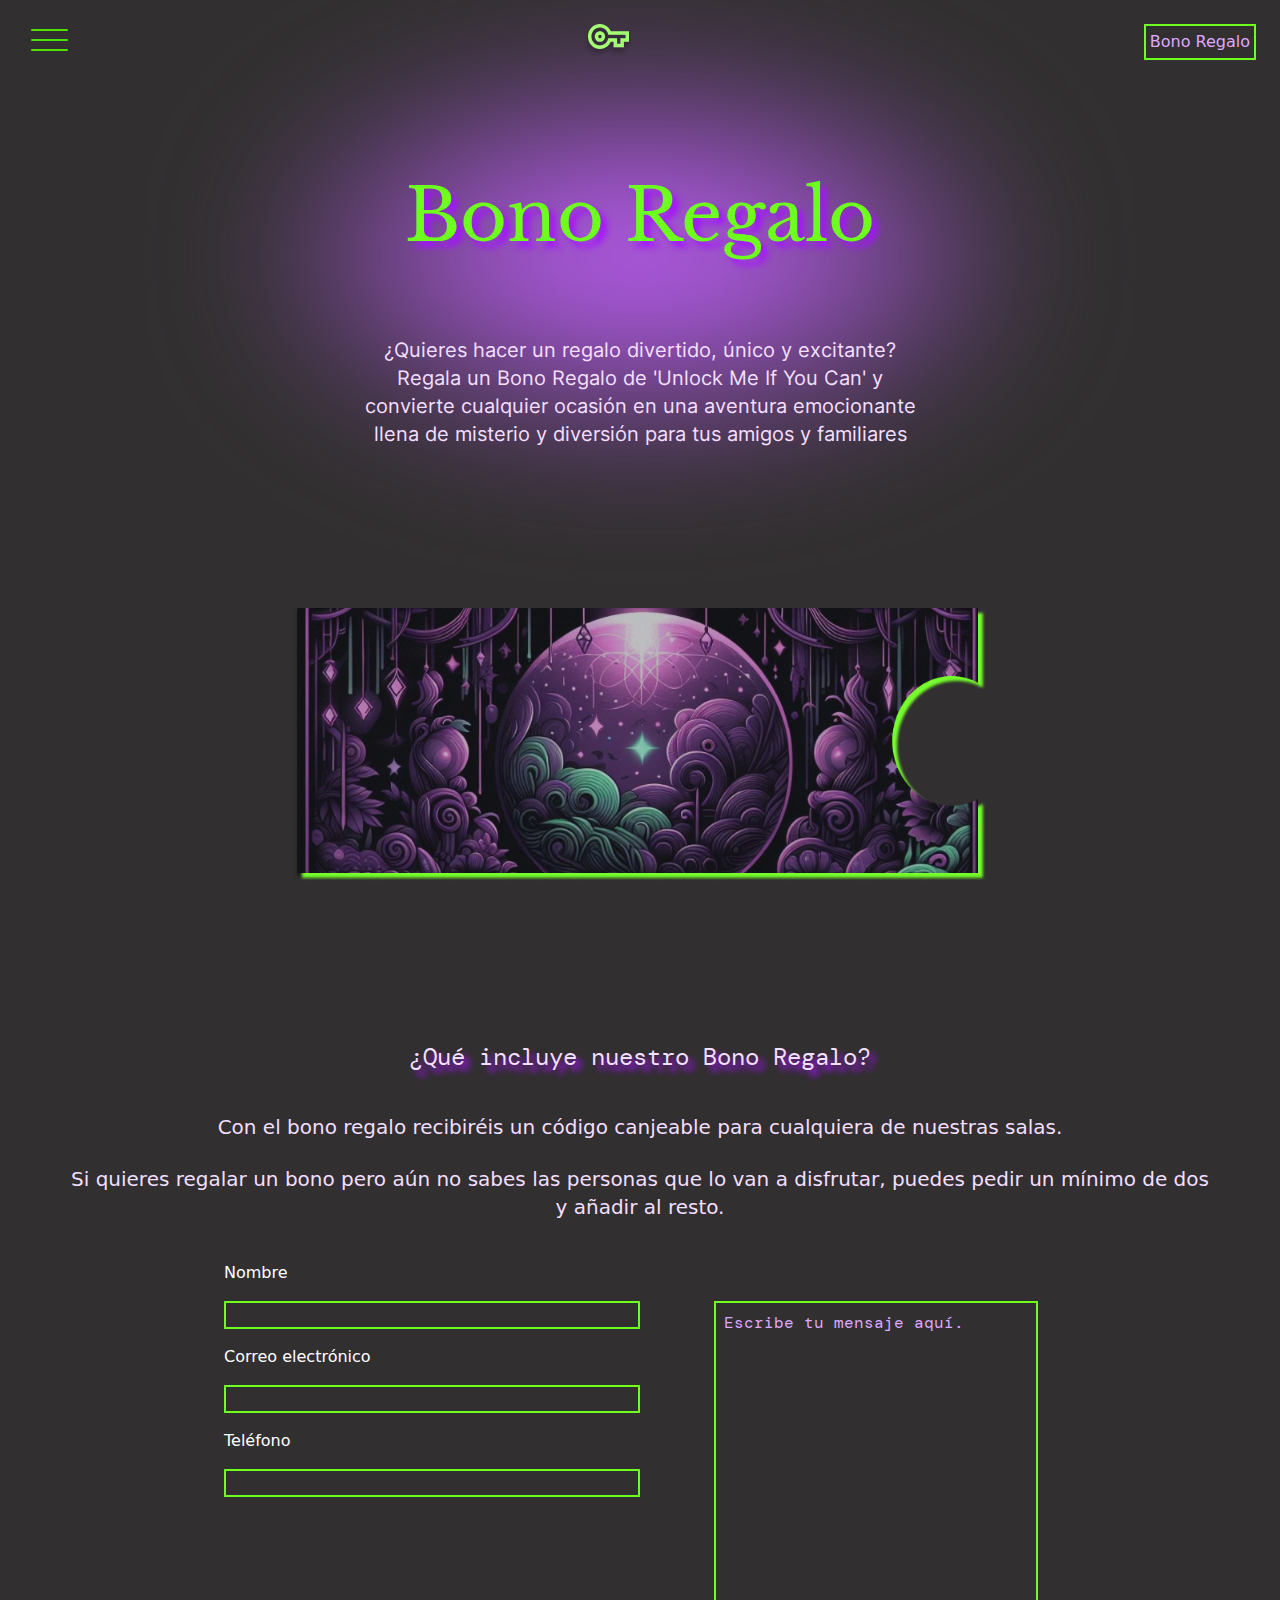
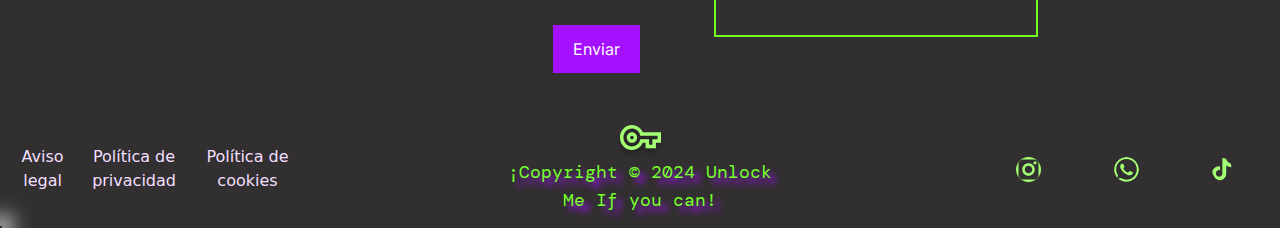
<file: regalo.html>
<!DOCTYPE html>
<html lang="es">
    <head>
        <meta charset="UTF-8">
        <meta name="viewport" content="width=device-width, initial-scale=1.0">
        <meta name="description" content="Regala un bono para hacer vivir una experiencia única en cualquiera de nuestros Escape Rooms a un amigo o familiar.">
        <link rel="icon" type="image/svg" href="img/Logo.svg">
        <title>Regala un bono para Unlock Me If You Can...</title>
        <link rel="stylesheet" href="src/output.css">
        <link rel="stylesheet" href="src/styles.css">
        <link rel="stylesheet" href="src/modal-salas.css">
        <link rel="stylesheet" href="src/form.css">
    </head>

<body class="bg-background-color">
    <header class="p-6 flex justify-between">
        <nav id="nav" class="main-nav">
            <ul class="nav-links">
              <li class="link-item font-inter text-lg  lg:text-2xl font-bold"><a href="contacto.html"  target="_blank">Contacto</a></li>
              <li class="link-item font-inter text-lg lg:text-2xl font-bold link-salas"><a  href="salas.html"  target="_blank">Nuestras salas</a></li>
              <li class="link-item font-inter text-lg lg:text-2xl font-bold"><a href="preguntas.html"  target="_blank">Preguntas frecuentes</a></li>
            </ul>
        </nav>
        <button id="button-menu" class="button-menu">
            <span></span>
            <span></span>
            <span></span>
        </button>
        <a href="index.html" class="logo"><img src="img/Logo.svg" alt="llave como logo de Unlock Me If You Can"></a>
        <div class="visible-nav">
            <ul class="primary-light-10 flex justify-end text-primary-light-10">
                <li class="border-accent p-1"><a href="regalo.html" target="_blank">Bono Regalo</a></li>
            </ul>
        </div>
    </header>
    <section class="text-center mx-8 lg:mx-16">
        <div class="relative h-40 flex justify-center items-center mt-12">
            <div class="title-shadow absolute p-40 mt-20"></div>
            <h1 class="text-accent-secondary text-shadow text-center absolute font-title text-4xl md:text-5xl lg:text-7xl">Bono Regalo</h1>
          </div>
        <p  class=" text-primary-light-20 font-inter my-10 text-lg md:text-xl  md:mx-[6rem] lg:mx-[18rem] ">¿Quieres hacer un regalo divertido, único y excitante? Regala un Bono Regalo de 'Unlock Me If You Can' y convierte cualquier ocasión en una aventura emocionante llena de misterio y diversión para tus amigos y familiares</p>
        <img class="my-32 md:my-40 flex mx-auto w-4/5 md:w-3/5" src="img/bonoregalo.webp" alt="bono regalo">
        <h3 class="heading-sala text-shadow text-lg lg:text-2xl text-center mb-10">¿Qué incluye nuestro Bono Regalo?</h3>
        <p  class="text-primary-light-20 mt-6 text-lg md:text-xl">Con el bono regalo recibiréis un código canjeable para cualquiera de nuestras salas.</p>
        <p  class="text-primary-light-20 mt-6 text-lg md:text-xl">Si quieres regalar un bono pero aún no sabes las personas que lo van a disfrutar, puedes pedir un mínimo de dos y añadir al resto.</p>
  
        <form action="#" method="post" id="form"  class="grid sm:grid-cols-1 lg:grid-cols-2 my-10 mx-14 md:mx-40">
            <div class="flex-col w-auto">
                <div class="form-control">
                    <label for="name" class="flex justify-start mb-4 text-white">Nombre</label>
                    <input type="text" name="name" id="name" class="border-accent bg-transparent text-white">
                    <small></small>
                </div>
                <div class="form-control">
                    <label for="email" class="flex justify-start my-4 text-white">Correo electrónico</label>
                    <input type="email" name="email" id="email" class="border-accent bg-transparent text-white">
                    <small></small>
                </div>
                <div class="form-control">
                    <label for="telephone" class="flex justify-start my-4 text-white">Teléfono</label>
                    <input type="tel" name="telephone" id="telephone" class="border-accent bg-transparent text-white">
                    <small></small>
                </div>
                <div class="flex lg:justify-end lg:align-bottom">
                    <button id="button" class="btn btn-modal font-inter text-white bg-primary-dark-10 mt-10 mx-auto lg:mx-0">Enviar</button>
                </div>
            </div>
            <div class="mb-9 lg:col-span-1 mt-10 lg:ml-14"> 
                <textarea name="campo" id="campo" placeholder="Escribe tu mensaje aquí." class="border-accent bg-transparent font-subtitle p-2 text-white"></textarea>
            </div>
        </form>
        <div class="modal text-center">
            <div class="modal__container">
                <h2 class="modal_title font-subtitle text-xl mb-4">Hemos recibido tu mensaje</h2>
                <img src="img/Logo.svg" alt="Logo" class="modal__img">
                <p class="modal__paragraph font-subtitle">Pronto nos pondremos en contacto contigo.</p>
                <a href="#" class="modal__close btn">Entendido</a>
            </div>
        </div>

</section>


<footer class="flex flex-col md:flex-row justify-between w-full">
<div class="flex items-center justify-center">
<ul class="text-primary-light-20 flex flex-col md:flex-row items-center justify-between text-center m-3 w-72">
    <li><a href="">Aviso legal</a></li>
    <li><a href="">Política de privacidad</a></li>
    <li><a href="">Política de cookies</a></li>
</ul>
</div>
<div class="flex flex-col mx-auto items-center w-72 m-3">
<a href="index.html" class="logo">
    <img class="mx-auto" src="img/Logo.svg" alt="Logo">
</a>
<h4 class="text-secondary-light-10 text-shadow text-lg font-subtitle text-center">¡Copyright © 2024 Unlock Me
    If you can!</h4>
</div>
<div class="flex items-center justify-center m-3">
<ul class="flex items-center justify-around w-72">
    <li><a href=""><img src="img/instagram.svg" alt="logo instagram"></a></li>
    <li><a href=""><img src="img/whatsapp.svg" alt="logo whatsapp"></a></li>
    <li><a href=""><img src="img/tiktok.svg" alt="logo tiktok"></a></li>
</ul>
</div>
</footer>
<div id="shadow"></div>
<script src="js/light.js"></script>
<script src="js/burger.js"></script>
<script src="js/form.js"></script>
</body>
</html>
</file>
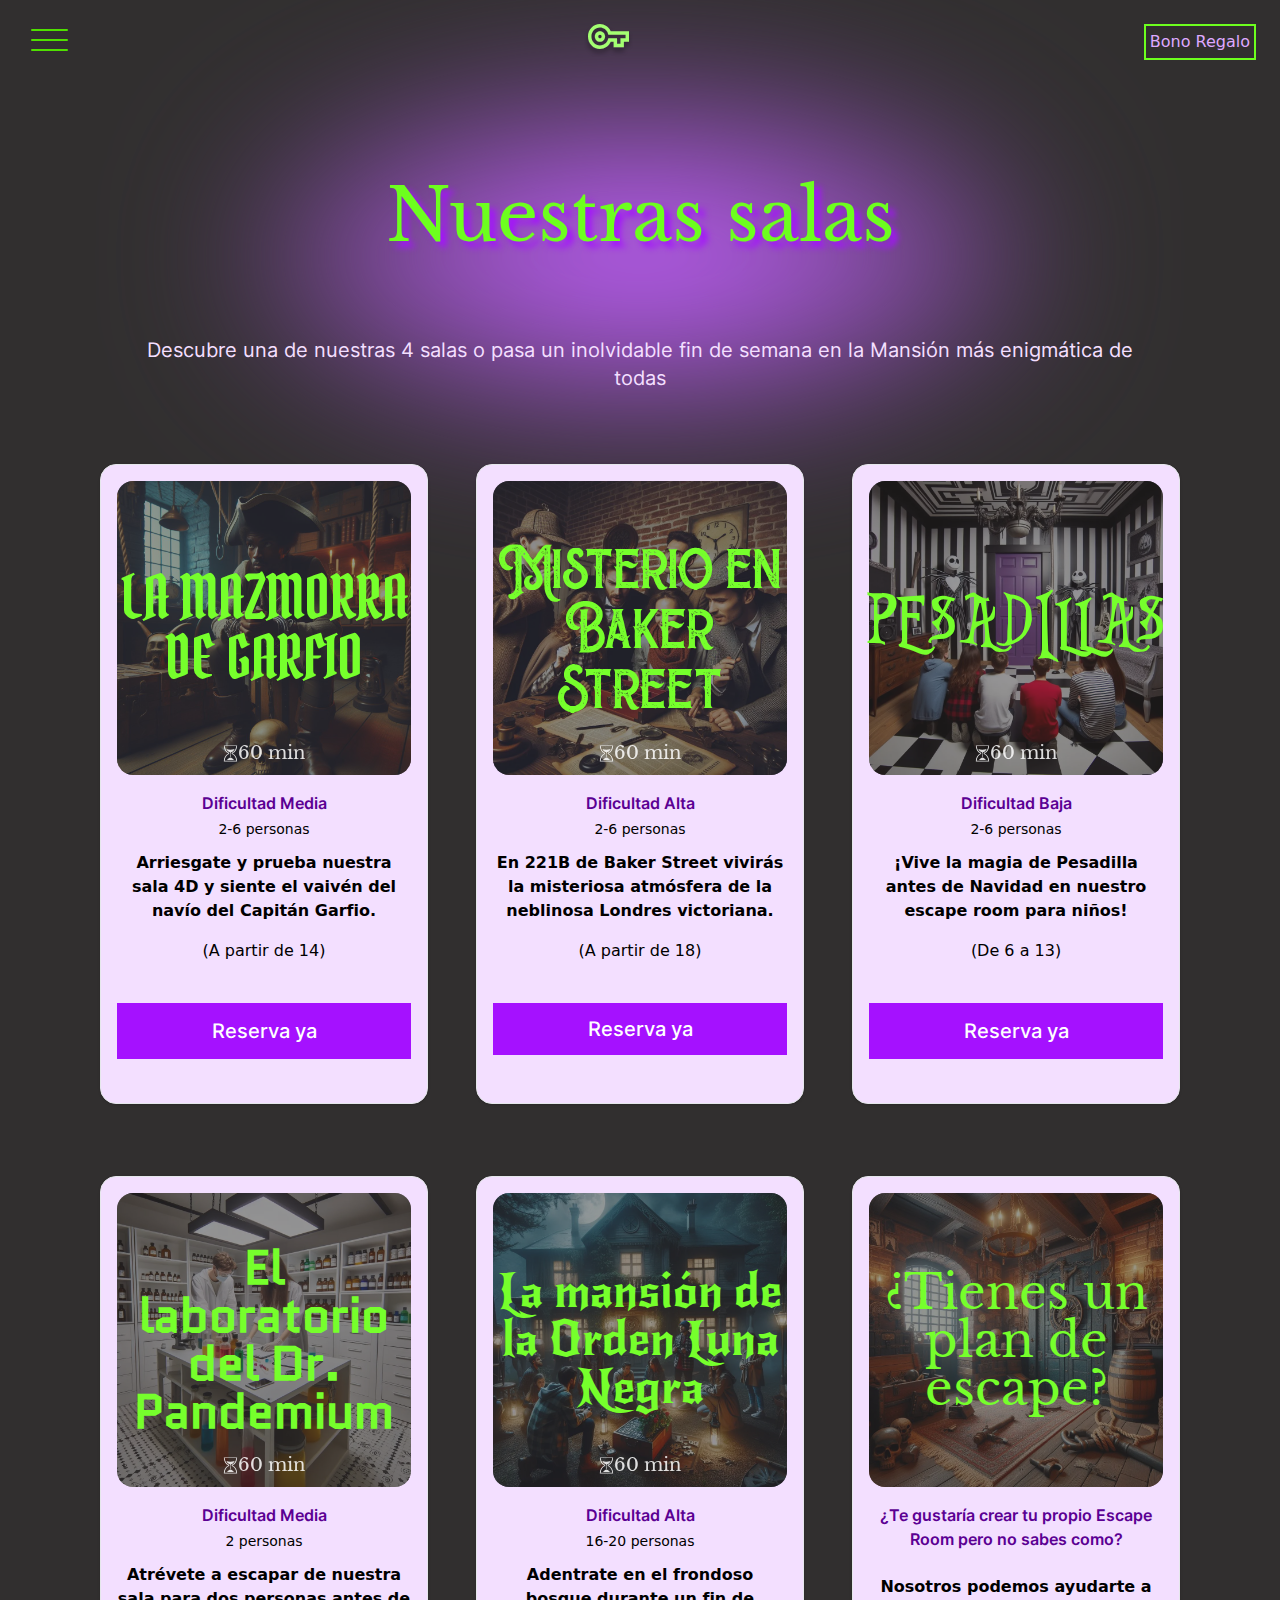
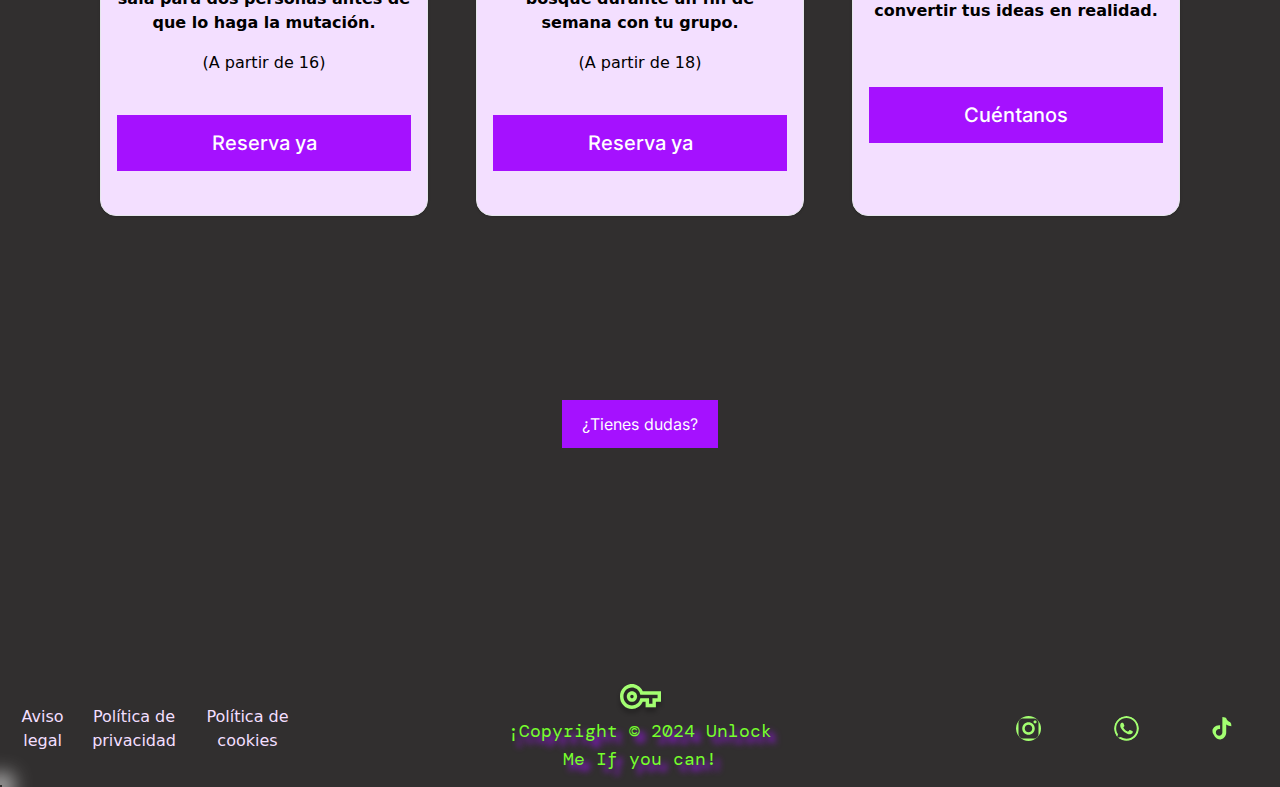
<file: salas.html>
<!DOCTYPE html>
<html lang="es">
  <head>
    <meta charset="UTF-8">
    <meta name="viewport" content="width=device-width, initial-scale=1.0">
    <meta name="description" content="Te mostramos los Escape Room disponibles de Unlock Me If You Can.">
    <link rel="icon" type="image/svg" href="img/Logo.svg">
    <title>Salas disponibles de Unlock Me If You Can</title>
    <link rel="stylesheet" href="src/output.css">
    <link rel="stylesheet" href="src/styles.css">
    <link rel="stylesheet" href="src/modal-salas.css">
    <link rel="stylesheet" href="src/form.css">
</head>
<body class="bg-background-color">

  <header class="p-6 flex justify-between">
    <nav id="nav" class="main-nav">
        <ul class="nav-links">
          <li class="link-item font-inter text-2xl font-bold"><a href="contacto.html"  target="_blank">Contacto</a></li>
          <li class="link-item font-inter text-2xl font-bold link-salas"><a  href="salas.html"  target="_blank">Nuestras salas</a></li>
          <li class="link-item font-inter text-2xl font-bold"><a href="preguntas.html"  target="_blank">Preguntas frecuentes</a></li>
        </ul>
    </nav>
    <button id="button-menu" class="button-menu">
        <span></span>
        <span></span>
        <span></span>
    </button>
    <a href="index.html" class="logo"><img src="img/Logo.svg" alt="llave como logo de Unlock Me If You Can"></a>
    <div class="visible-nav">
        <ul class="primary-light-10 flex justify-end text-primary-light-10">
            <li class="border-accent p-1"><a href="regalo.html" target="_blank">Bono Regalo</a></li>
        </ul>
    </div>
</header>
    <div class="relative h-40 flex justify-center items-center mt-12">
        <div class="title-shadow absolute p-40 mt-20"></div>
        <h1 class="text-accent-secondary text-shadow text-center absolute font-title text-4xl md:text-5xl lg:text-7xl">Nuestras salas</h1>
      </div>
      <section class="text-center   lg:mx-16">
        <p  class=" text-primary-light-20 font-inter my-10 text-lg md:text-xl  mx-8 lg:mx-16">Descubre una de nuestras 4 salas o pasa un inolvidable
            fin de semana en la Mansión más enigmática de
            todas</p>
        <div class="grid grid-cols-1 md:grid-cols-2 lg:grid-cols-3 gap-12 items-center justify-center py-24 sm:py-8 px-4 mx-5  mt-10 text-center">


      <article
        class="card-salas bg-primary-light-20 shadow transition duration-300 group transform hover:-translate-y-2 hover:shadow-2xl rounded-2xl border">
        <div class="relative mb-4 rounded-2xl">

          <img class="max-h-80 rounded-2xl w-full transition-transform duration-300 transform group-hover:scale-105"
            src="img/piratadekstop.webp" alt="imagen de un pirata sentado en una sala">
          <div class="photo-card capa-card">
            <h5 class="font-pirata text-6xl">LA MAZMORRA DE GARFIO</h5>
            <p class="absolute bottom-2 font-title text-white opacity-85 text-lg flex flex-row justify-center"><img src="img/RelojArena.svg" alt="reloj de arena">60 min</p>
          </div>
        </div>
        <p class="font-inter font-semibold text-primary-dark-20">Dificultad
          Media</p>
        <p class=" font-light text-sm py-1">2-6 personas</p>
        <p class="font-semibold py-2">Arriesgate y prueba nuestra sala 4D y
          siente el vaivén del navío del Capitán Garfio. </p>
        <p class="font-light pt-2">(A partir de 14)</p>
        <h3 class="font-medium text-xl leading-8">
          <button class="btn-card"><a href="salas/mazmorra.html">Reserva ya</a></button>
        </h3>
        <div>
        </div>
      </article>


      <article
        class="card-salas bg-primary-light-20 shadow transition duration-300 group transform hover:-translate-y-2 hover:shadow-2xl rounded-2xl border">
        <div class="relative mb-4 rounded-2xl">
          <img
            class="max-h-80 rounded-2xl w-full object-cover transition-transform duration-300 transform group-hover:scale-105"
            src="img/EscapeSherlock.webp" alt="grupo de personas haciendo un escape room de Sherlock">

          <div class="photo-card capa-card">
            <h5 class="font-sherlock text-6xl">Misterio en Baker Street</h5>
            <p class="absolute bottom-2 font-title text-white opacity-85 text-lg flex flex-row justify-center"><img  src="img/RelojArena.svg" alt="reloj de arena">60 min</p>
          </div>
        </div>
      
                <p class="font-inter font-semibold text-primary-dark-20">Dificultad
                  Alta</p>
                <p class=" font-light text-sm py-1">2-6 personas</p>
                <p class="font-semibold py-2">En 221B de Baker Street vivirás la
                  misteriosa atmósfera de la neblinosa Londres victoriana. </p>
                <p class="font-light pt-2">(A partir de 18)</p>

          
        
        <h3 class="font-medium text-xl ">
          <button class="btn-card"><a href="salas/sherlock.html">Reserva ya</a></button>
        </h3>
        <div>
        </div>
      </article>
      <article
        class="card-salas bg-primary-light-20 shadow transition duration-300 group transform hover:-translate-y-2 hover:shadow-2xl rounded-2xl border">
        <div class="relative mb-4 rounded-2xl">
          <img
            class="max-h-80 rounded-2xl w-full object-cover transition-transform duration-300 transform group-hover:scale-105"
            src="img/EscapePesadillas.webp" alt="Niños haciendo un escape room con temática de Pesadilla antes de Navidad">
          <div class=" absolute inset-x-0 top-1/3 transform -translate-y-1/2 text-center">


          </div>

          <div class="photo-card capa-card">
            <h5 class="font-pesadillas text-6xl lg:text-7xl">PESADILLAS</h5>
            <p class="absolute bottom-2 font-title text-white opacity-85 text-lg flex flex-row justify-center"><img src="img/RelojArena.svg" alt="Reloj de arena">60 min</p>
          </div>
        </div>
                <p class="font-inter font-semibold text-primary-dark-20">Dificultad
                  Baja</p>
                <p class=" font-light text-sm py-1">2-6 personas</p>
                <p class="font-semibold py-2">¡Vive la magia de Pesadilla antes de
                  Navidad en nuestro escape room para niños! </p>
                <p class="font-light pt-2">(De 6 a 13)</p>


        <h3 class="font-medium text-xl leading-8">
          <button class="btn-card"><a href="salas/pesadillas.html">Reserva ya</a></button>
        </h3>
        <div>
        </div>
      </article>

      <article
      class="card-salas bg-primary-light-20 shadow transition duration-300 group transform hover:-translate-y-2 hover:shadow-2xl rounded-2xl border">
      <div class="relative mb-4 rounded-2xl">
        <img
          class="max-h-80 rounded-2xl w-full object-cover transition-transform duration-300 transform group-hover:scale-105"
          src="img/laboratorio.webp" alt="Pareja realizando un escape room en un laboratorio">


        <div class="photo-card capa-card">
          <h5 class="font-laboratorio text-4xl lg:text-5xl font-bold">El laboratorio del Dr. Pandemium</h5>
          <p class="absolute bottom-2 font-title text-white opacity-85 text-lg flex flex-row justify-center"><img src="img/RelojArena.svg" alt="reloj de arena">60 min</p>
        </div>
      </div>
              <p class="font-inter font-semibold text-primary-dark-20">Dificultad
                Media</p>
              <p class=" font-light text-sm py-1">2 personas</p>
              <p class="font-semibold py-2">Atrévete a escapar de nuestra sala para dos personas antes de que lo haga la mutación.</p>
              <p class="font-light pt-2">(A partir de 16)</p>


      <h3 class="font-medium text-xl leading-8">
        <button class="btn-card"><a href="salas/laboratio.html">Reserva ya</a></button>
      </h3>
      <div>
      </div>
    </article>

    <article
    class="card-salas bg-primary-light-20 shadow transition duration-300 group transform hover:-translate-y-2 hover:shadow-2xl rounded-2xl border">
    <div class="relative mb-4 rounded-2xl">
      <img
        class="max-h-80 rounded-2xl w-full object-cover transition-transform duration-300 transform group-hover:scale-105"
        src="img/mansion.webp" alt="">
      <div class=" absolute inset-x-0 top-1/3 transform -translate-y-1/2 text-center">


    

      </div>

      <div class="photo-card capa-card">
        <h5 class="font-mansion text-5xl">La mansión de la Orden Luna Negra</h5>
        <p class="absolute bottom-2 font-title text-white opacity-85 text-lg flex flex-row justify-center"><img src="img/RelojArena.svg" alt="reloj de arena">60 min</p>
      </div>
    </div>
            <p class="font-inter font-semibold text-primary-dark-20">Dificultad
              Alta</p>
            <p class=" font-light text-sm py-1">16-20 personas</p>
            <p class="font-semibold py-2">Adentrate en el frondoso bosque durante un fin de semana con tu grupo.</p>
            <p class="font-light pt-2">(A partir de 18)</p>


    <h3 class="font-medium text-xl leading-8">
      <button class="btn-card"><a href="salas/mansion.html">Reserva ya</a></button>
    </h3>
    <div>
    </div>
  </article>

  <article
  class="card-salas bg-primary-light-20 shadow transition duration-300 group transform hover:-translate-y-2 hover:shadow-2xl rounded-2xl border">
  <div class="relative mb-4 rounded-2xl">
    <img
      class="max-h-80 rounded-2xl w-full object-cover transition-transform duration-300 transform group-hover:scale-105"
      src="img/escape-room.webp" alt="imagen de una sala de escape room">
    <div class=" absolute inset-x-0 top-1/3 transform -translate-y-1/2 text-center">

    </div>

    <div class="photo-card capa-card">
      <h5 class="font-title text-5xl">¿Tienes un plan de escape?</h5>
    </div>
  </div>
          <p class="font-inter font-semibold text-primary-dark-20">¿Te gustaría crear tu propio Escape Room pero no sabes como?</p>
          <p class="font-semibold py-6">Nosotros podemos ayudarte a convertir tus ideas en realidad.</p>



  <h3 class="font-medium text-xl leading-8">
    <button class="btn-card"><a href="contacto.html">Cuéntanos</a></button>
  </h3>
  <div>
  </div>
</article>

    </div>

    </section>

    <div class="text-center">
    <button class="btn mb-56"><a href="preguntas.html">¿Tienes dudas?</a></button>
  </div>
  <footer class="flex flex-col md:flex-row justify-between w-full">
    <div class="flex items-center justify-center">
        <ul class="text-primary-light-20 flex flex-col md:flex-row items-center justify-between text-center m-3 w-72">
            <li><a href="">Aviso legal</a></li>
            <li><a href="">Política de privacidad</a></li>
            <li><a href="">Política de cookies</a></li>
        </ul>
    </div>
    <div class="flex flex-col mx-auto items-center w-72 m-3">
        <a href="index.html" class="logo">
            <img class="mx-auto" src="img/Logo.svg" alt="Logo">
        </a>
        <h4 class="text-secondary-light-10 text-shadow text-lg font-subtitle text-center">¡Copyright © 2024 Unlock Me
            If you can!</h4>
    </div>
    <div class="flex items-center justify-center m-3">
        <ul class="flex items-center justify-around w-72">
          <li><a href=""><img src="img/instagram.svg" alt="logo instagram"></a></li>
          <li><a href=""><img src="img/whatsapp.svg" alt="logo whatsapp"></a></li>
          <li><a href=""><img src="img/tiktok.svg" alt="logo tiktok"></a></li>
        </ul>
    </div>
</footer>

  <div id="shadow"></div>
  <script src="js/light.js"></script>
  <script src="js/burger.js"></script>
  <script src="js/form.js"></script>
</body>
</html>
</file>
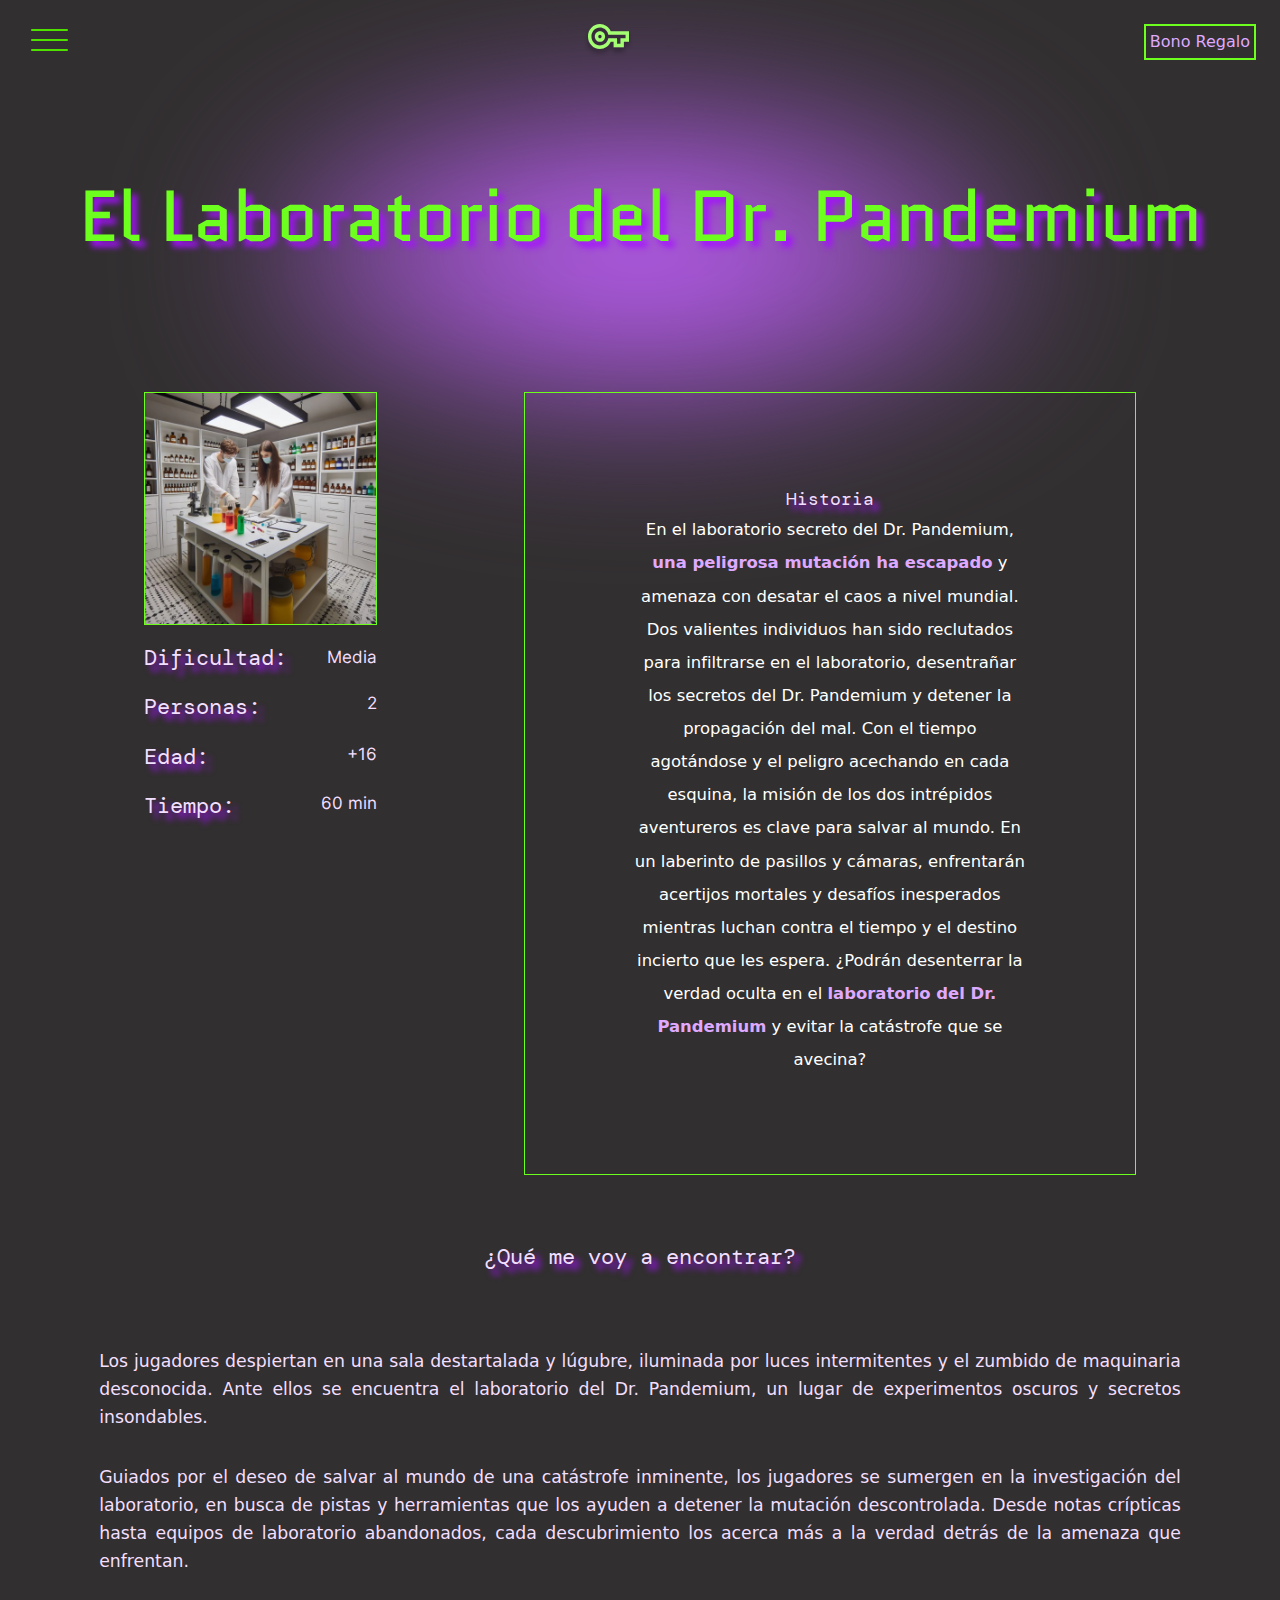
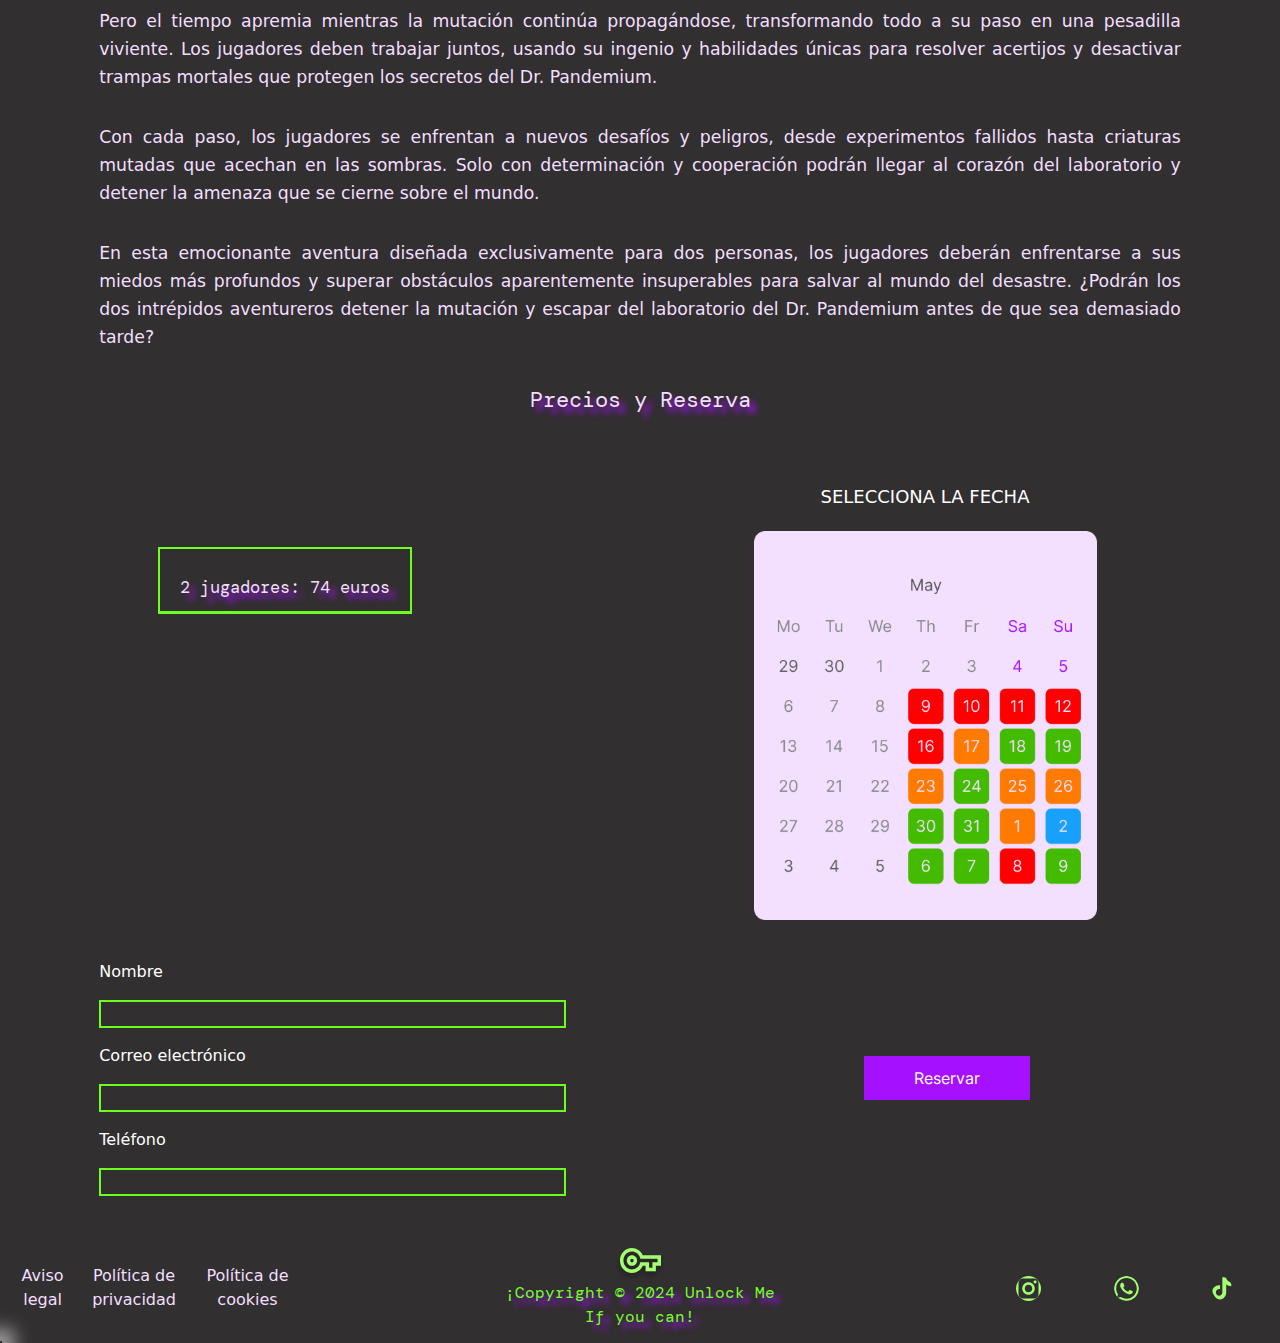
<file: salas/laboratio.html>
<!DOCTYPE html>
<html lang="es">
    <head>
        <meta charset="UTF-8">
        <meta name="viewport" content="width=device-width, initial-scale=1.0">
        <meta name="description" content="En el laboratorio del Dr. Pandemium se ha desatado el caos. Ayuda a salvar a la población de un peligro inminente mientras descubres los secretos que se esconden en la sala.">
        <link rel="icon" type="image/svg" href="../img/Logo.svg">
        <title>El laboratorio del Dr. Pandemium</title>
        <link rel="stylesheet" href="../src/output.css">
        <link rel="stylesheet" href="../src/styles.css">
        <link rel="stylesheet" href="../src/salas.css">
        <link rel="stylesheet" href="../src/modal-salas.css">
        <link rel="stylesheet" href="../src/form.css">
    
    </head>
        
        <body class="bg-background-color">
            <header class="p-6 flex justify-between">
                <nav id="nav" class="main-nav">
                    <ul class="nav-links">
                      <li class="link-item font-inter text-2xl font-bold"><a href="../contacto.html"  target="_blank">Contacto</a></li>
                      <li class="link-item font-inter text-2xl font-bold link-salas"><a  href="../salas.html"  target="_blank">Nuestras salas</a></li>
                      <li class="link-item font-inter text-2xl font-bold"><a href="../preguntas.html"  target="_blank">Preguntas frecuentes</a></li>
                    </ul>
                </nav>
                <button id="button-menu" class="button-menu" aria-label="button-menu">
                    <span></span>
                    <span></span>
                    <span></span>
                </button>
                <a href="index.html" class="logo"><img class="pl-16" src="../img/Logo.svg" alt="llave como logo de Unlock Me If You Can"></a>
                <div class="visible-nav">
                    <ul class="primary-light-10 flex justify-end text-primary-light-10">
                        <li class="border-accent p-1"><a href="../regalo.html">Bono Regalo</a></li>
                    </ul>
                </div>
            </header>
    <div class="relative h-40 flex justify-center items-center mt-12">
        <div class="title-shadow absolute p-40 mt-20"></div>
        <h1 class="text-accent-secondary text-center text-shadow absolute font-laboratorio text-5xl md:text-7xl lg:text-9xl mx-0.5">El Laboratorio del Dr. Pandemium</h1>
      </div>

      <section class="historia-salas">
        <div class="flex flex-col">
            <div class="bg-slate-600 border-accent-salas"><img src="../img/laboratorio.webp" alt="Pareja realizando un escape room en un laboratorio"></div>
            <div class="">           
                <div class="flex justify-between">
                  <p class="heading-sala text-shadow">Dificultad:</p>
                  <p class="text-primary-light-20 font-inter text-2xl mt-4 ">Media</p>
              </div>
              <div class="flex justify-between">
                  <p class="heading-sala text-shadow text-center">Personas:</p>
                  <p class="text-primary-light-20 font-inter  sm:text-lg md:text-2xl mt-4">2</p>
              </div>
                  <div class="flex justify-between">
                      <p class="heading-sala text-shadow text-left">Edad:</p>
                      <p class="text-primary-light-20 font-inter text-lg  mt-4 ">+16</p>
                  </div>
                  <div class="flex justify-between">
                      <p class="heading-sala text-shadow text-center">Tiempo:</p>
                      <p class="text-primary-light-20 font-inter text-lg  mt-4 ">60 min</p>
                  </div>
                  </div>
        </div>
        <div class="col-span-2 border-accent-salas info-salas">
            <h4 class="heading-sala text-shadow text-center">Historia</h4>
            <p class="text-white text-lg text-justify leading-9 tracking-wider mt-8 m-10">En el laboratorio secreto del Dr. Pandemium, <strong>una peligrosa mutación ha escapado</strong> y amenaza con desatar el caos a nivel mundial. Dos valientes individuos han sido reclutados para infiltrarse en el laboratorio, desentrañar los secretos del Dr. Pandemium y detener la propagación del mal. Con el tiempo agotándose y el peligro acechando en cada esquina, la misión de los dos intrépidos aventureros es clave para salvar al mundo. En un laberinto de pasillos y cámaras, enfrentarán acertijos mortales y desafíos inesperados mientras luchan contra el tiempo y el destino incierto que les espera. ¿Podrán desenterrar la verdad oculta en el <strong>laboratorio del Dr. Pandemium</strong> y evitar la catástrofe que se avecina?</p>
        </div>

        </section>



<section class="section-sala">
    <h4  class="heading-sala text-shadow text-center mt-10">¿Qué me voy a encontrar?</h4>


    
    <p class="text-primary-light-20 mt-6 text-lg">Los jugadores despiertan en una sala destartalada y lúgubre, iluminada por luces intermitentes y el zumbido de maquinaria desconocida. Ante ellos se encuentra el laboratorio del Dr. Pandemium, un lugar de experimentos oscuros y secretos insondables.</p>

        <p class="text-primary-light-20 mt-6 text-lg">Guiados por el deseo de salvar al mundo de una catástrofe inminente, los jugadores se sumergen en la investigación del laboratorio, en busca de pistas y herramientas que los ayuden a detener la mutación descontrolada. Desde notas crípticas hasta equipos de laboratorio abandonados, cada descubrimiento los acerca más a la verdad detrás de la amenaza que enfrentan.</p>

        <p class="text-primary-light-20 mt-6 text-lg">Pero el tiempo apremia mientras la mutación continúa propagándose, transformando todo a su paso en una pesadilla viviente. Los jugadores deben trabajar juntos, usando su ingenio y habilidades únicas para resolver acertijos y desactivar trampas mortales que protegen los secretos del Dr. Pandemium.</p>

        <p class="text-primary-light-20 mt-6 text-lg">Con cada paso, los jugadores se enfrentan a nuevos desafíos y peligros, desde experimentos fallidos hasta criaturas mutadas que acechan en las sombras. Solo con determinación y cooperación podrán llegar al corazón del laboratorio y detener la amenaza que se cierne sobre el mundo.</p>


        <p class="text-primary-light-20 mt-6 text-lg">En esta emocionante aventura diseñada exclusivamente para dos personas, los jugadores deberán enfrentarse a sus miedos más profundos y superar obstáculos aparentemente insuperables para salvar al mundo del desastre. ¿Podrán los dos intrépidos aventureros detener la mutación y escapar del laboratorio del Dr. Pandemium antes de que sea demasiado tarde?</p>
    </section>

    <section>
        <h4 class="heading-sala text-shadow text-center">Precios y Reserva</h4>
        <div class="tablainfo justify-around">
            <div class="tablainfo__precios border-accent text-center ">
                <p class="heading-sala heading-sala-precios text-shadow text-center mt-10">2 jugadores: 74 euros</p>

            </div>
            <div class="tablainfo__calendario">
                <p class="text-center text-white text-lg">SELECCIONA LA FECHA</p>
                <img src="../img/calendario.webp" class="calendario" alt="calendario con fechas de escape room">
            </div>
        </div>
    </section>

    <form  action="#" method="post" id="form" class=" form-salas my-10">
        <div class=" flex-col w-auto">
            <div  class="form-control">
            <label for="name" class="flex justify-start mb-4 text-white">Nombre</label>
            <input type="text" name="name" id="name" class="border-accent bg-transparent text-white ">
            <small></small>
            </div>
            <div  class="form-control">
            <label for="email" class="flex justify-start my-4 text-white">Correo electrónico</label>
            <input type="email" name="email" id="email" class="border-accent bg-transparent text-white">
            <small></small>
            </div>
            <div class="form-control">
            <label for="telephone" class="flex justify-start my-4 text-white">Teléfono</label>
            <input type="tel" name="telephone" id="telephone" class="border-accent bg-transparent text-white">
            <small></small>
        </div>
        </div class="form-control">
        <div class="flex justify-center items-center">
            <button id="button" class="btn-salas font-inter text-white bg-primary-dark-10 mx-auto">Reservar</button>
        </div>

    </form>
    <div class="modal text-center">
        <div class="modal__container">
            <h2 class="modal_title font-subtitle text-xl mb-4">RESERVA REALIZADA</h2>
            <img src="../img/Logo.svg" alt="Logo" class="modal__img">
            <p class="modal__paragraph font-subtitle">Te hemos mandado un correo con toda la información sobre tu reserva.</p>
            <a href="#" class="modal__close btn">Entendido</a>
        </div>
    </div>

        <footer class="flex flex-col md:flex-row justify-between w-full">
            <div class="flex items-center justify-center">
                <ul role="navigation" class="text-primary-light-20 flex flex-col md:flex-row items-center justify-between text-center m-3 w-72">
                    <li><a href="">Aviso legal</a></li>
                    <li><a href="">Política de privacidad</a></li>
                    <li><a href="">Política de cookies</a></li>
                </ul>
            </div>
            <div class="flex flex-col mx-auto items-center w-72 m-3">
                <a href="index.html" class="logo">
                    <img class="mx-auto" src="../img/Logo.svg" alt="Logo">
                </a>
                <h4 class="text-secondary-light-10 text-shadow text-l font-subtitle text-center">¡Copyright © 2024 Unlock Me
                    If you can!</h4>
            </div>
            <div class="flex items-center justify-center m-3">
                <ul class="flex items-center justify-around w-72">
                    <li><a href=""><img src="../img/instagram.svg" alt="logo instagram"></a></li>
                    <li><a href=""><img src="../img/whatsapp.svg" alt="logo whatsapp"></a></li>
                    <li><a href=""><img src="../img/tiktok.svg" alt="logo tiktok"></a></li>
                </ul>
            </div>
        </footer>
        <div id="shadow"></div>
        <script src="../js/light.js"></script>
        <script src="../js/burger.js"></script>
        <script src="../js/form.js"></script>
</body>
</html>
</file>
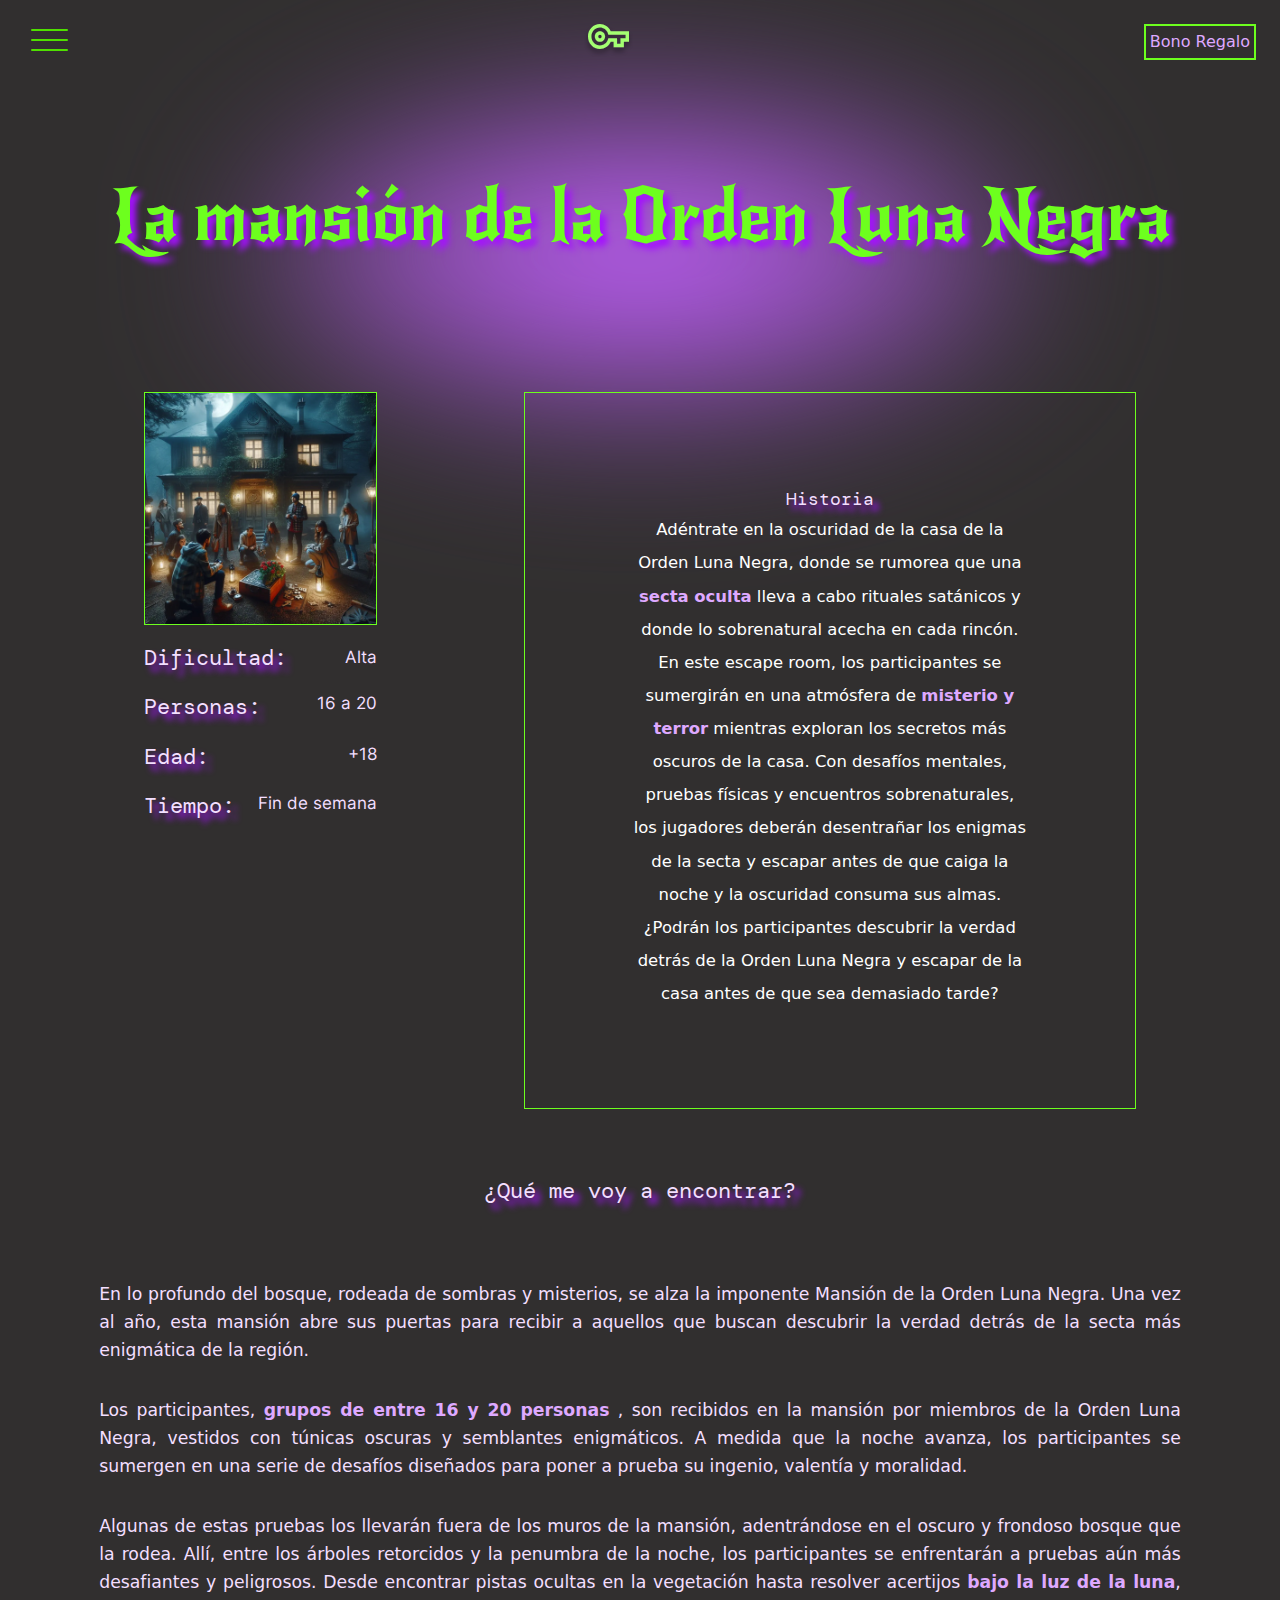
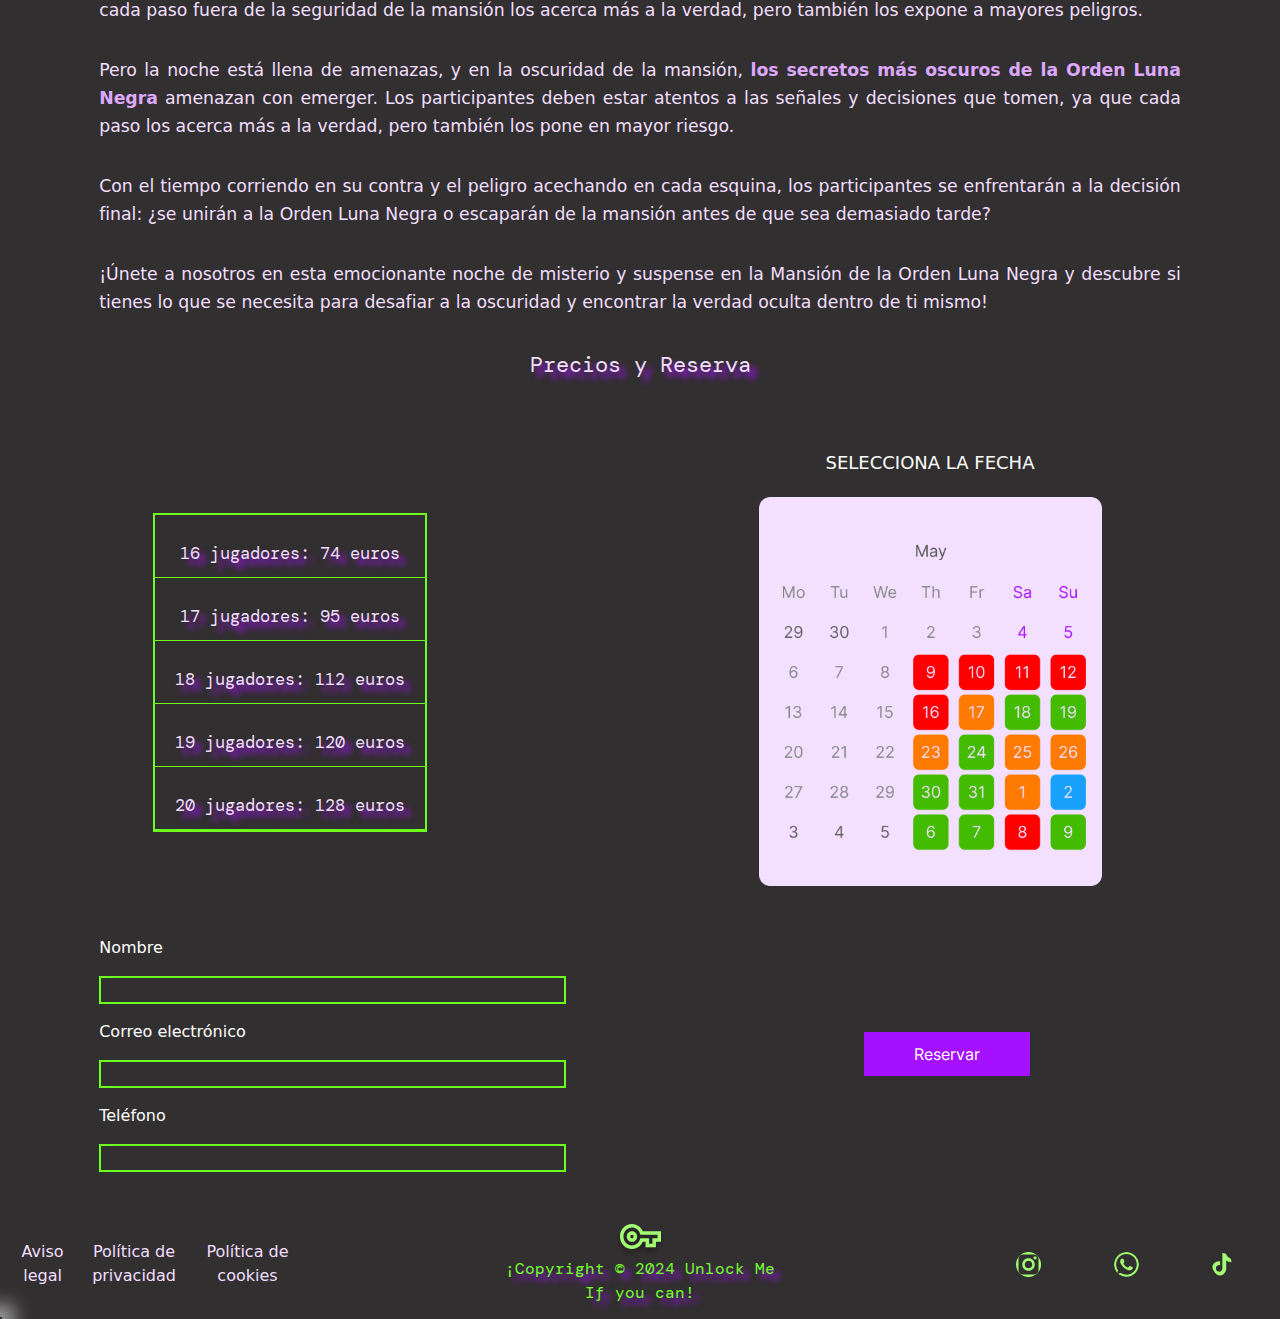
<file: salas/mansion.html>
<!DOCTYPE html>
<html lang="es">
    <head>
        <meta charset="UTF-8">
        <meta name="viewport" content="width=device-width, initial-scale=1.0">
        <meta name="description" content="Adentrate en el frondoso bosque durante un fin de semana con tu grupo para realizar un Escape Room lleno de misterio.">
        <link rel="icon" type="image/svg" href="../img/Logo.svg">
        <title>La mansión de la Orden Luna Negra</title>
        <link rel="stylesheet" href="../src/output.css">
        <link rel="stylesheet" href="../src/styles.css">
        <link rel="stylesheet" href="../src/salas.css">
        <link rel="stylesheet" href="../src/modal-salas.css">
        <link rel="stylesheet" href="../src/form.css">
    
    </head>
    
    <body class="bg-background-color">
        <header class="p-6 flex justify-between">
            <nav id="nav" class="main-nav">
                <ul class="nav-links">
                  <li class="link-item font-inter text-2xl font-bold"><a href="../contacto.html"  target="_blank">Contacto</a></li>
                  <li class="link-item font-inter text-2xl font-bold link-salas"><a  href="../salas.html"  target="_blank">Nuestras salas</a></li>
                  <li class="link-item font-inter text-2xl font-bold"><a href="../preguntas.html"  target="_blank">Preguntas frecuentes</a></li>
                </ul>
            </nav>
            <button id="button-menu" class="button-menu">
                <span></span>
                <span></span>
                <span></span>
            </button>
            <a href="index.html" class="logo"><img class="pl-16" src="../img/Logo.svg" alt="llave como logo de Unlock Me If You Can"></a>
            <div class="visible-nav">
                <ul class="primary-light-10 flex justify-end text-primary-light-10">
                    <li class="border-accent p-1"><a href="../regalo.html">Bono Regalo</a></li>
                </ul>
            </div>
        </header>
    <div class="relative h-40 flex justify-center items-center mt-12">
        <div class="title-shadow absolute p-40 mt-20"></div>
        <h1 class="text-accent-secondary text-center text-shadow absolute font-mansion text-5xl md:text-7xl lg:text-9xl mx-0.5">La mansión de la Orden Luna Negra</h1>
      </div>

      <section class="historia-salas">
        <div class="flex flex-col">
            <div class="bg-slate-600 border-accent-salas"><img src="../img/mansion.webp" alt="grupo de personas realizando un escape room por la noche en un bosque"></div>

              <div class="flex justify-between">
                  <p class="heading-sala text-shadow text-left">Dificultad:</p>
                  <p class="text-primary-light-20 font-inter text-2xl  mt-4 ">Alta</p>
              </div>
              <div class="flex justify-between">
                  <p class="heading-sala text-shadow text-center">Personas:</p>
                  <p class="text-primary-light-20 font-inter  sm:text-lg md:text-2xl mt-4">16 a 20</p>
              </div>
                  <div class="flex justify-between">
                      <p class="heading-sala text-shadow text-left">Edad:</p>
                      <p class="text-primary-light-20 font-inter text-lg  mt-4 ">+18</p>
                  </div>
                  <div class="flex justify-between">
                      <p class="heading-sala text-shadow text-center">Tiempo:</p>
                      <p class="text-primary-light-20 font-inter text-lg  mt-4 ">Fin de semana</p>
                  </div>
                  </div>
        </div>
        <div class="col-span-2 border-accent-salas info-salas">
            <h4 class="heading-sala text-shadow text-center">Historia</h4>
            <p class="text-white text-lg text-justify leading-9 tracking-wider mt-8 m-10">Adéntrate en la oscuridad de la casa de la Orden Luna Negra, donde se rumorea que una <strong>secta oculta</strong> lleva a cabo rituales satánicos y donde lo sobrenatural acecha en cada rincón. En este escape room, los participantes se sumergirán en una atmósfera de <strong> misterio y terror</strong> mientras exploran los secretos más oscuros de la casa. Con desafíos mentales, pruebas físicas y encuentros sobrenaturales, los jugadores deberán desentrañar los enigmas de la secta y escapar antes de que caiga la noche y la oscuridad consuma sus almas. ¿Podrán los participantes descubrir la verdad detrás de la Orden Luna Negra y escapar de la casa antes de que sea demasiado tarde?</p>
        </div>

        </section>



<section class="section-sala">
    <h4  class="heading-sala text-shadow text-center mt-10">¿Qué me voy a encontrar?</h4>


    
    <p class="text-primary-light-20 mt-6 text-lg">En lo profundo del bosque, rodeada de sombras y misterios, se alza la imponente Mansión de la Orden Luna Negra. Una vez al año, esta mansión abre sus puertas para recibir a aquellos que buscan descubrir la verdad detrás de la secta más enigmática de la región.</p>
        <p class="text-primary-light-20 mt-6 text-lg">Los participantes, <strong>grupos de entre 16 y 20 personas</strong> , son recibidos en la mansión por miembros de la Orden Luna Negra, vestidos con túnicas oscuras y semblantes enigmáticos. A medida que la noche avanza, los participantes se sumergen en una serie de desafíos diseñados para poner a prueba su ingenio, valentía y moralidad.</p>

        <p class="text-primary-light-20 mt-6 text-lg">Algunas de estas pruebas los llevarán fuera de los muros de la mansión, adentrándose en el oscuro y frondoso bosque que la rodea. Allí, entre los árboles retorcidos y la penumbra de la noche, los participantes se enfrentarán a pruebas aún más desafiantes y peligrosos. Desde encontrar pistas ocultas en la vegetación hasta resolver acertijos <strong>bajo la luz de la luna</strong>, cada paso fuera de la seguridad de la mansión los acerca más a la verdad, pero también los expone a mayores peligros.</p>

        <p class="text-primary-light-20 mt-6 text-lg">Pero la noche está llena de amenazas, y en la oscuridad de la mansión, <strong>los secretos más oscuros de la Orden Luna Negra</strong> amenazan con emerger. Los participantes deben estar atentos a las señales y decisiones que tomen, ya que cada paso los acerca más a la verdad, pero también los pone en mayor riesgo.</p>

        <p class="text-primary-light-20 mt-6 text-lg">Con el tiempo corriendo en su contra y el peligro acechando en cada esquina, los participantes se enfrentarán a la decisión final: ¿se unirán a la Orden Luna Negra o escaparán de la mansión antes de que sea demasiado tarde?</p>

        <p class="text-primary-light-20 mt-6 text-lg">¡Únete a nosotros en esta emocionante noche de misterio y suspense en la Mansión de la Orden Luna Negra y descubre si tienes lo que se necesita para desafiar a la oscuridad y encontrar la verdad oculta dentro de ti mismo!</p>
    </section>

    <section>
        <h4 class="heading-sala text-shadow text-center">Precios y Reserva</h4>
        <div class="tablainfo justify-around">
            <div class="tablainfo__precios border-accent text-center ">
                <p class="heading-sala heading-sala-precios text-shadow text-center mt-10">16 jugadores: 74 euros</p>
                <p class="heading-sala heading-sala-precios text-shadow text-center mt-10">17 jugadores: 95 euros</p>
                <p class="heading-sala heading-sala-precios  text-shadow text-center mt-10">18 jugadores: 112 euros</p>
                <p class="heading-sala heading-sala-precios  text-shadow text-center mt-10">19 jugadores: 120 euros</p>
                <p class="heading-sala  heading-sala-precios text-shadow text-center mt-10">20 jugadores: 128 euros</p>
            </div>
            <div class="tablainfo__calendario">
                <p class="text-center text-white text-lg">SELECCIONA LA FECHA</p>
                <img src="../img/calendario.webp" class="calendario" alt="calendario con fechas de escape room">
            </div>
        </div>
    </section>

    <form  action="#" method="post" id="form" class=" form-salas my-10">
        <div class=" flex-col w-auto">
            <div  class="form-control">
            <label for="name" class="flex justify-start mb-4 text-white">Nombre</label>
            <input type="text" name="name" id="name" class="border-accent bg-transparent text-white ">
            <small></small>
            </div>
            <div  class="form-control">
            <label for="email" class="flex justify-start my-4 text-white">Correo electrónico</label>
            <input type="email" name="email" id="email" class="border-accent bg-transparent text-white">
            <small></small>
            </div>
            <div class="form-control">
            <label for="telephone" class="flex justify-start my-4 text-white">Teléfono</label>
            <input type="tel" name="telephone" id="telephone" class="border-accent bg-transparent text-white">
            <small></small>
        </div>
        </div class="form-control">
        <div class="flex justify-center items-center">
            <button id="button" class="btn-salas font-inter text-white bg-primary-dark-10 mx-auto">Reservar</button>
        </div>

    </form>
    <div class="modal text-center">
        <div class="modal__container">
            <h2 class="modal_title font-subtitle text-xl mb-4">RESERVA REALIZADA</h2>
            <img src="../img/Logo.svg" alt="Logo" class="modal__img">
            <p class="modal__paragraph font-subtitle">Te hemos mandado un correo con toda la información sobre tu reserva.</p>
            <a href="#" class="modal__close btn">Entendido</a>
        </div>
    </div>

        <footer class="flex flex-col md:flex-row justify-between w-full">
            <div class="flex items-center justify-center">
                <ul class="text-primary-light-20 flex flex-col md:flex-row items-center justify-between text-center m-3 w-72">
                    <li><a href="">Aviso legal</a></li>
                    <li><a href="">Política de privacidad</a></li>
                    <li><a href="">Política de cookies</a></li>
                </ul>
            </div>
            <div class="flex flex-col mx-auto items-center w-72 m-3">
                <a href="index.html" class="logo">
                    <img class="mx-auto" src="../img/Logo.svg" alt="Logo">
                </a>
                <h4 class="text-secondary-light-10 text-shadow text-l font-subtitle text-center">¡Copyright © 2024 Unlock Me
                    If you can!</h4>
            </div>
            <div class="flex items-center justify-center m-3">
                <ul class="flex items-center justify-around w-72">
                    <li><a href=""><img src="../img/instagram.svg" alt="logo instagram"></a></li>
                    <li><a href=""><img src="../img/whatsapp.svg" alt="logo whatsapp"></a></li>
                    <li><a href=""><img src="../img/tiktok.svg" alt="logo tiktok"></a></li>
                </ul>
            </div>
        </footer>
        <div id="shadow"></div>
        <script src="../js/light.js"></script>
        <script src="../js/burger.js"></script>
        <script src="../js/form.js"></script>
</body>
</html>
</file>
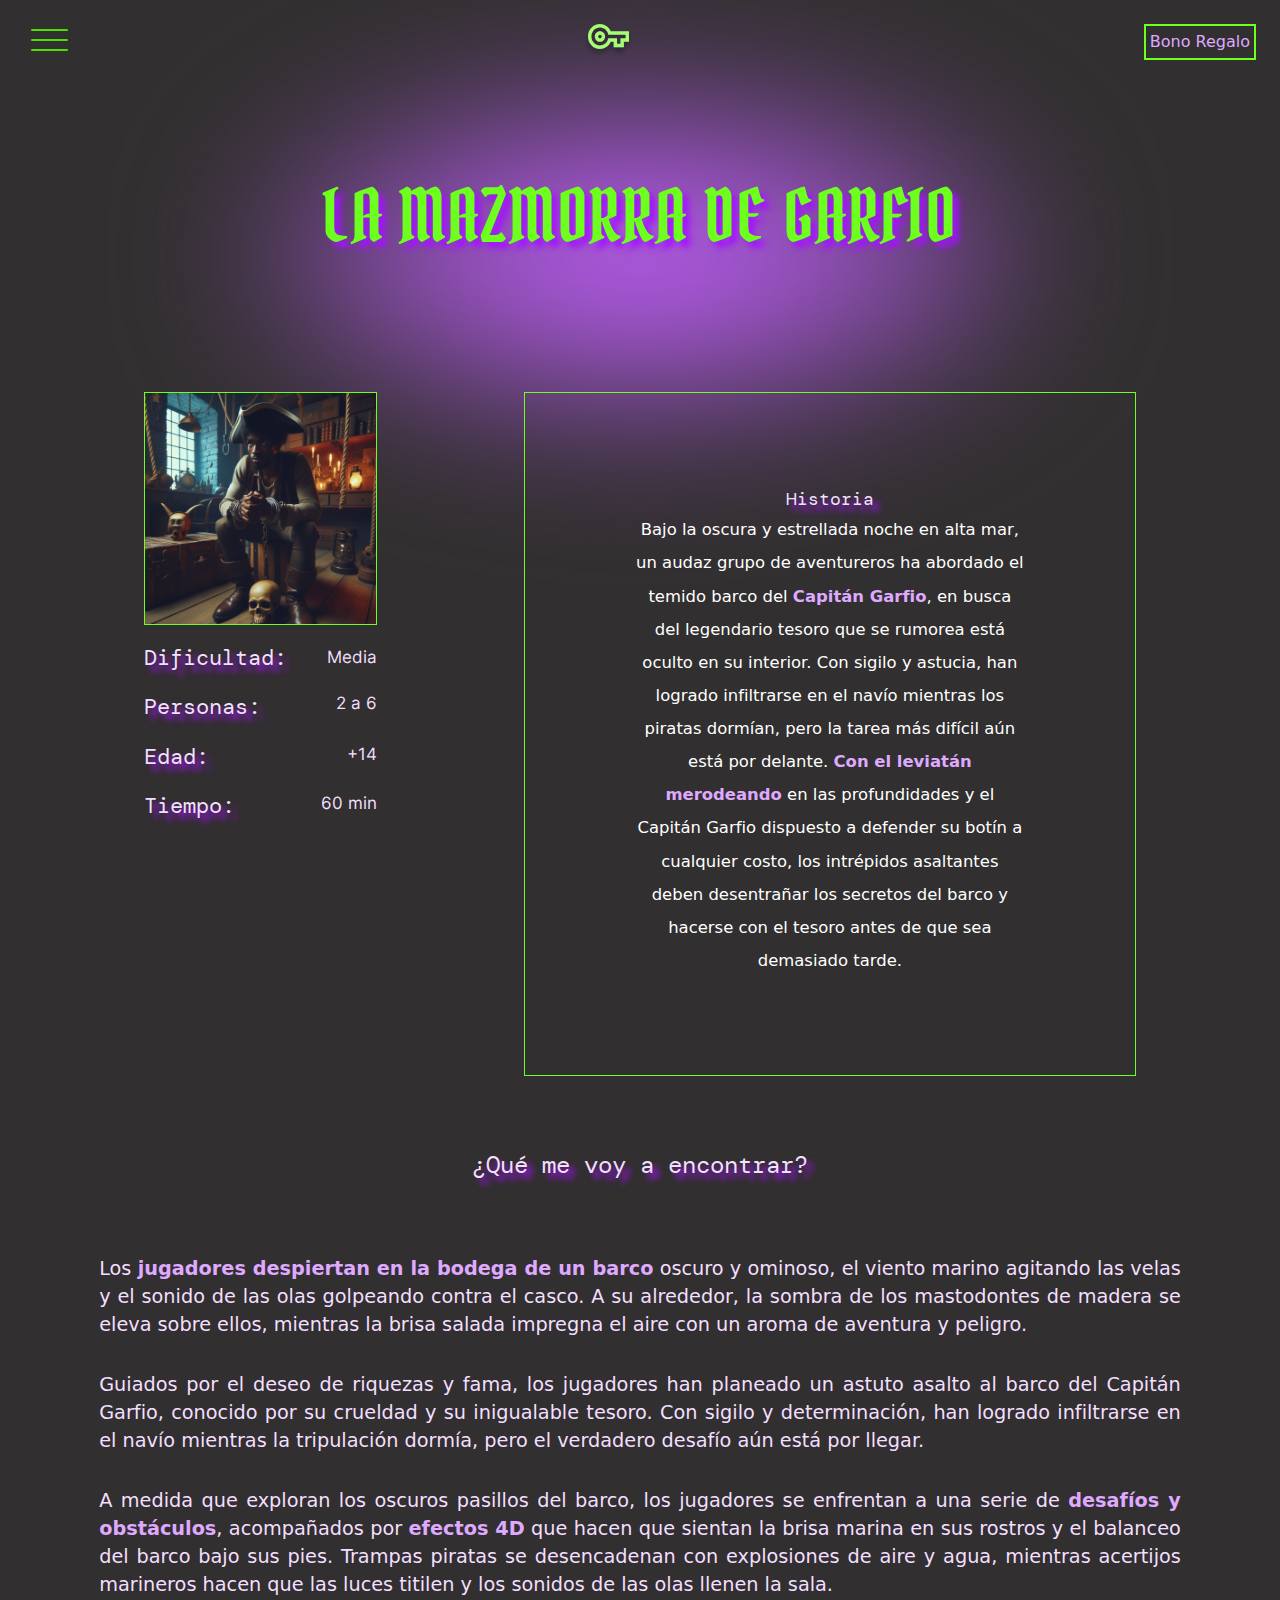
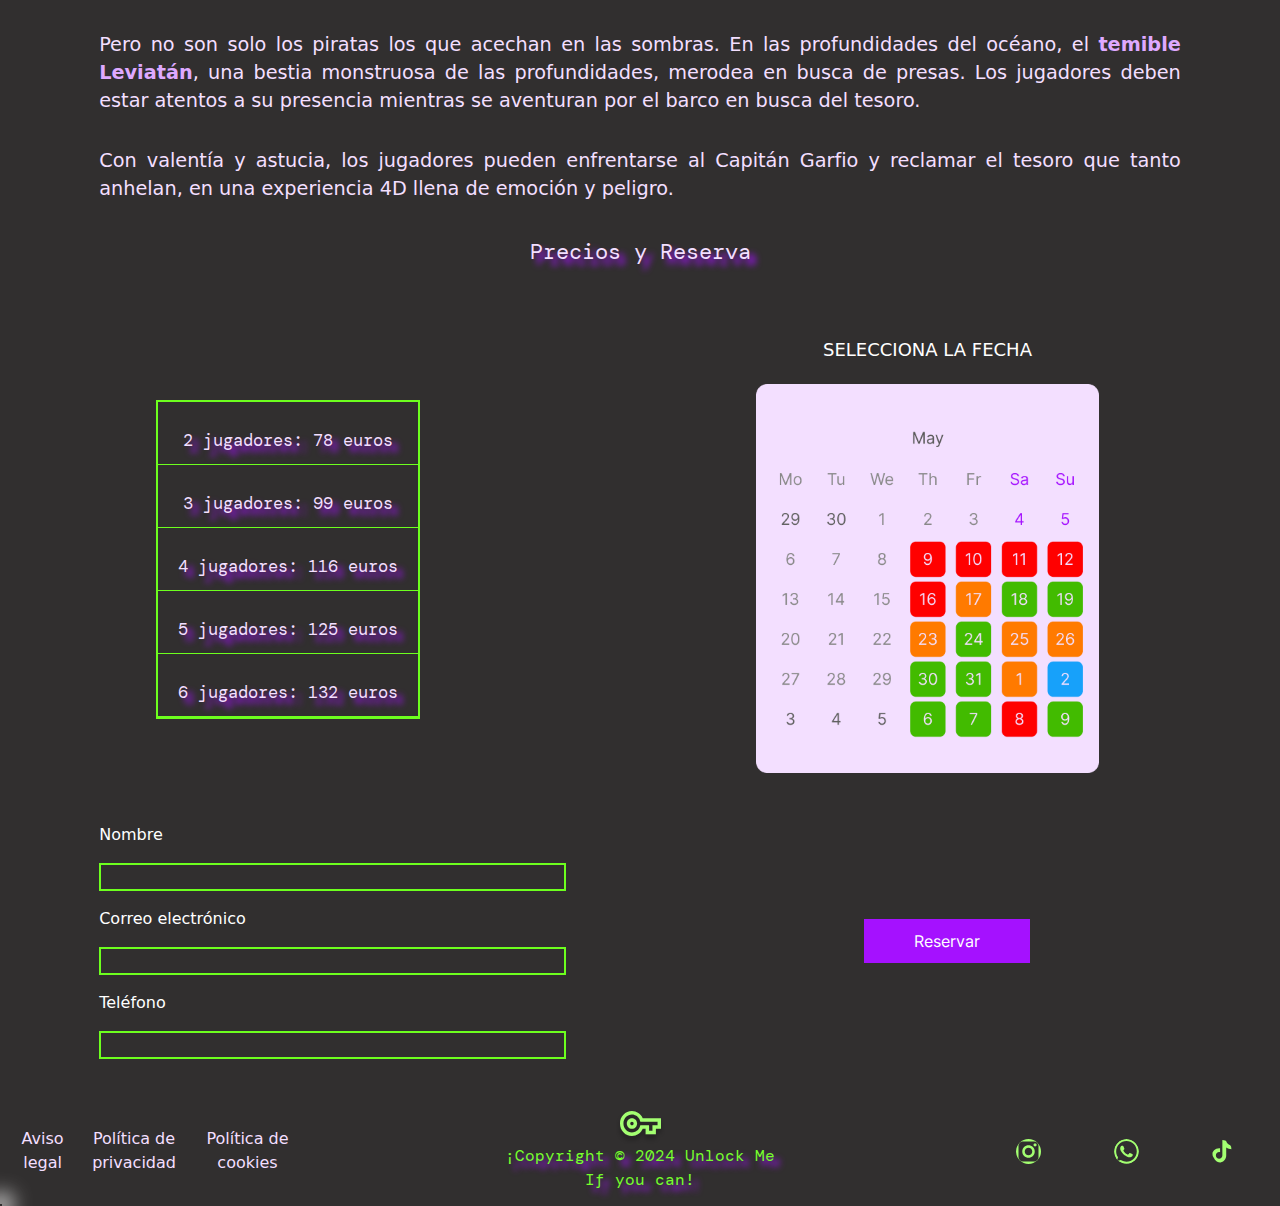
<file: salas/mazmorra.html>
<!DOCTYPE html>
<html lang="es">
    <head>
        <meta charset="UTF-8">
        <meta name="viewport" content="width=device-width, initial-scale=1.0">
        <meta name="description" content="Arriesgate y prueba nuestra sala 4D y siente el vaivén del navío del Capitán Garfio.">
        <link rel="icon" type="image/svg" href="../img/Logo.svg">
        <title>La mazmorra de Garfio</title>
        <link rel="stylesheet" href="../src/output.css">
        <link rel="stylesheet" href="../src/styles.css">
        <link rel="stylesheet" href="../src/salas.css">
        <link rel="stylesheet" href="../src/modal-salas.css">
        <link rel="stylesheet" href="../src/form.css">
    
    </head>
    
<body class="bg-background-color">
    <header class="p-6 flex justify-between">
        <nav id="nav" class="main-nav">
            <ul class="nav-links">
              <li class="link-item font-inter text-2xl font-bold"><a href="../contacto.html"  target="_blank">Contacto</a></li>
              <li class="link-item font-inter text-2xl font-bold link-salas"><a  href="../salas.html"  target="_blank">Nuestras salas</a></li>
              <li class="link-item font-inter text-2xl font-bold"><a href="../preguntas.html"  target="_blank">Preguntas frecuentes</a></li>
            </ul>
        </nav>
        <button id="button-menu" class="button-menu">
            <span></span>
            <span></span>
            <span></span>
        </button>
        <a href="index.html" class="logo"><img class="pl-16" src="../img/Logo.svg" alt="llave como logo de Unlock Me If You Can"></a>
        <div class="visible-nav">
            <ul class="primary-light-10 flex justify-end text-primary-light-10">
                <li class="border-accent p-1"><a href="../regalo.html">Bono Regalo</a></li>
            </ul>
        </div>
    </header>
    <div class="relative h-40 flex justify-center items-center mt-12">
        <div class="title-shadow absolute p-40 mt-20"></div>
        <h1 class="text-accent-secondary text-center text-shadow absolute font-pirata text-5xl md:text-7xl lg:text-9xl mx-0.5 tracking-wide ">LA MAZMORRA DE GARFIO</h1>
      </div>

      <section class="historia-salas">
        <div class="flex flex-col">
            <div class="bg-slate-600 border-accent-salas"><img src="../img/piratadekstop.webp" alt="imagen de un pirata sentado en una sala"></div>
            <div class="">           
                <div class="flex justify-between">
                  <p class="heading-sala text-shadow">Dificultad:</p>
                  <p class="text-primary-light-20 font-inter text-2xl mt-4">Media</p>
              </div>
              <div class="flex justify-between">
                  <p class="heading-sala text-shadow text-center">Personas:</p>
                  <p class="text-primary-light-20 font-inter  sm:text-lg md:text-2xl mt-4">2 a 6</p>
              </div>
                  <div class="flex justify-between">
                      <p class="heading-sala text-shadow text-left">Edad:</p>
                      <p class="text-primary-light-20 font-inter text-lg  mt-4 ">+14</p>
                  </div>
                  <div class="flex justify-between">
                      <p class="heading-sala text-shadow text-center">Tiempo:</p>
                      <p class="text-primary-light-20 font-inter text-lg  mt-4 ">60 min</p>
                  </div>
                  </div>
        </div>
        <div class="col-span-2 border-accent-salas info-salas">
            <h4 class="heading-sala text-shadow text-center">Historia</h4>
            <p class="text-white text-lg text-justify leading-9 tracking-wider mt-8 m-10">Bajo la oscura y estrellada noche en alta mar, un audaz grupo de aventureros ha abordado el temido barco del <strong>Capitán Garfio</strong>, en busca del legendario tesoro que se rumorea está oculto en su interior. Con sigilo y astucia, han logrado infiltrarse en el navío mientras los piratas dormían, pero la tarea más difícil aún está por delante. <strong>Con el leviatán merodeando</strong> en las profundidades y el Capitán Garfio dispuesto a defender su botín a cualquier costo, los intrépidos asaltantes deben desentrañar los secretos del barco y hacerse con el tesoro antes de que sea demasiado tarde.</p>
        </div>

        </section>



<section class="section-sala text-primary-light-20 mt-6 text-lg">
    <h4  class="heading-sala text-shadow text-center mt-10">¿Qué me voy a encontrar?</h4>


    
    <p class="text-primary-light-20 mt-6 text-lg">Los <strong>jugadores despiertan en la bodega de un barco</strong> oscuro y ominoso, el viento marino agitando las velas y el sonido de las olas golpeando contra el casco. A su alrededor, la sombra de los mastodontes de madera se eleva sobre ellos, mientras la brisa salada impregna el aire con un aroma de aventura y peligro.</p>

        <p class="text-primary-light-20 mt-6 text-lg">Guiados por el deseo de riquezas y fama, los jugadores han planeado un astuto asalto al barco del Capitán Garfio, conocido por su crueldad y su inigualable tesoro. Con sigilo y determinación, han logrado infiltrarse en el navío mientras la tripulación dormía, pero el verdadero desafío aún está por llegar.</p>

        <p class="text-primary-light-20 mt-6 text-lg">A medida que exploran los oscuros pasillos del barco, los jugadores se enfrentan a una serie de <strong>desafíos y obstáculos</strong>, acompañados por <strong>efectos 4D</strong> que hacen que sientan la brisa marina en sus rostros y el balanceo del barco bajo sus pies. Trampas piratas se desencadenan con explosiones de aire y agua, mientras acertijos marineros hacen que las luces titilen y los sonidos de las olas llenen la sala.</p>

        <p class="text-primary-light-20 mt-6 text-lg">Pero no son solo los piratas los que acechan en las sombras. En las profundidades del océano, el <strong>temible Leviatán</strong>, una bestia monstruosa de las profundidades, merodea en busca de presas. Los jugadores deben estar atentos a su presencia mientras se aventuran por el barco en busca del tesoro.</p>


        <p class="text-primary-light-20 mt-6 text-lg">Con valentía y astucia, los jugadores pueden enfrentarse al Capitán Garfio y reclamar el tesoro que tanto anhelan, en una experiencia 4D llena de emoción y peligro.</p>
    </section>

    <section>
        <h4 class="heading-sala text-shadow text-center">Precios y Reserva</h4>
        <div class="tablainfo justify-around">
            <div class="tablainfo__precios border-accent text-center ">
                <p class="heading-sala heading-sala-precios text-shadow text-center mt-10">2 jugadores: 78 euros</p>
                <p class="heading-sala heading-sala-precios text-shadow text-center mt-10">3 jugadores: 99 euros</p>
                <p class="heading-sala heading-sala-precios  text-shadow text-center mt-10">4 jugadores: 116 euros</p>
                <p class="heading-sala heading-sala-precios  text-shadow text-center mt-10">5 jugadores: 125 euros</p>
                <p class="heading-sala  heading-sala-precios text-shadow text-center mt-10">6 jugadores: 132 euros</p>
            </div>
            <div class="tablainfo__calendario">
                <p class="text-center text-white text-lg">SELECCIONA LA FECHA</p>
                <img src="../img/calendario.webp" class="calendario" alt="calendario con fechas de escape room">
            </div>
        </div>
    </section>

    <form  action="#" method="post" id="form" class=" form-salas my-10">
        <div class=" flex-col w-auto">
            <div  class="form-control">
            <label for="name" class="flex justify-start mb-4 text-white">Nombre</label>
            <input type="text" name="name" id="name" class="border-accent bg-transparent text-white ">
            <small></small>
            </div>
            <div  class="form-control">
            <label for="email" class="flex justify-start my-4 text-white">Correo electrónico</label>
            <input type="email" name="email" id="email" class="border-accent bg-transparent text-white">
            <small></small>
            </div>
            <div class="form-control">
            <label for="telephone" class="flex justify-start my-4 text-white">Teléfono</label>
            <input type="tel" name="telephone" id="telephone" class="border-accent bg-transparent text-white">
            <small></small>
        </div>
        </div class="form-control">
        <div class="flex justify-center items-center">
            <button id="button" class="btn-salas font-inter text-white bg-primary-dark-10 mx-auto">Reservar</button>
        </div>

    </form>
    <div class="modal text-center">
        <div class="modal__container">
            <h2 class="modal_title font-subtitle text-xl mb-4">RESERVA REALIZADA</h2>
            <img src="../img/Logo.svg" alt="Logo" class="modal__img">
            <p class="modal__paragraph font-subtitle">Te hemos mandado un correo con toda la información sobre tu reserva.</p>
            <a href="#" class="modal__close btn">Entendido</a>
        </div>
    </div>

        <footer class="flex flex-col md:flex-row justify-between w-full">
            <div class="flex items-center justify-center">
                <ul class="text-primary-light-20 flex flex-col md:flex-row items-center justify-between text-center m-3 w-72">
                    <li><a href="">Aviso legal</a></li>
                    <li><a href="">Política de privacidad</a></li>
                    <li><a href="">Política de cookies</a></li>
                </ul>
            </div>
            <div class="flex flex-col mx-auto items-center w-72 m-3">
                <a href="index.html" class="logo">
                    <img class="mx-auto" src="../img/Logo.svg" alt="Logo">
                </a>
                <h4 class="text-secondary-light-10 text-shadow text-l font-subtitle text-center">¡Copyright © 2024 Unlock Me
                    If you can!</h4>
            </div>
            <div class="flex items-center justify-center m-3">
                <ul class="flex items-center justify-around w-72">
                    <li><a href=""><img src="../img/instagram.svg" alt="logo instagram"></a></li>
                    <li><a href=""><img src="../img/whatsapp.svg" alt="logo whatsapp"></a></li>
                    <li><a href=""><img src="../img/tiktok.svg" alt="logo tiktok"></a></li>
                </ul>
            </div>
        </footer>
        <div id="shadow"></div>
        <script src="../js/light.js"></script>
        <script src="../js/burger.js"></script>
        <script src="../js/form.js"></script>
</body>
</html>
</file>
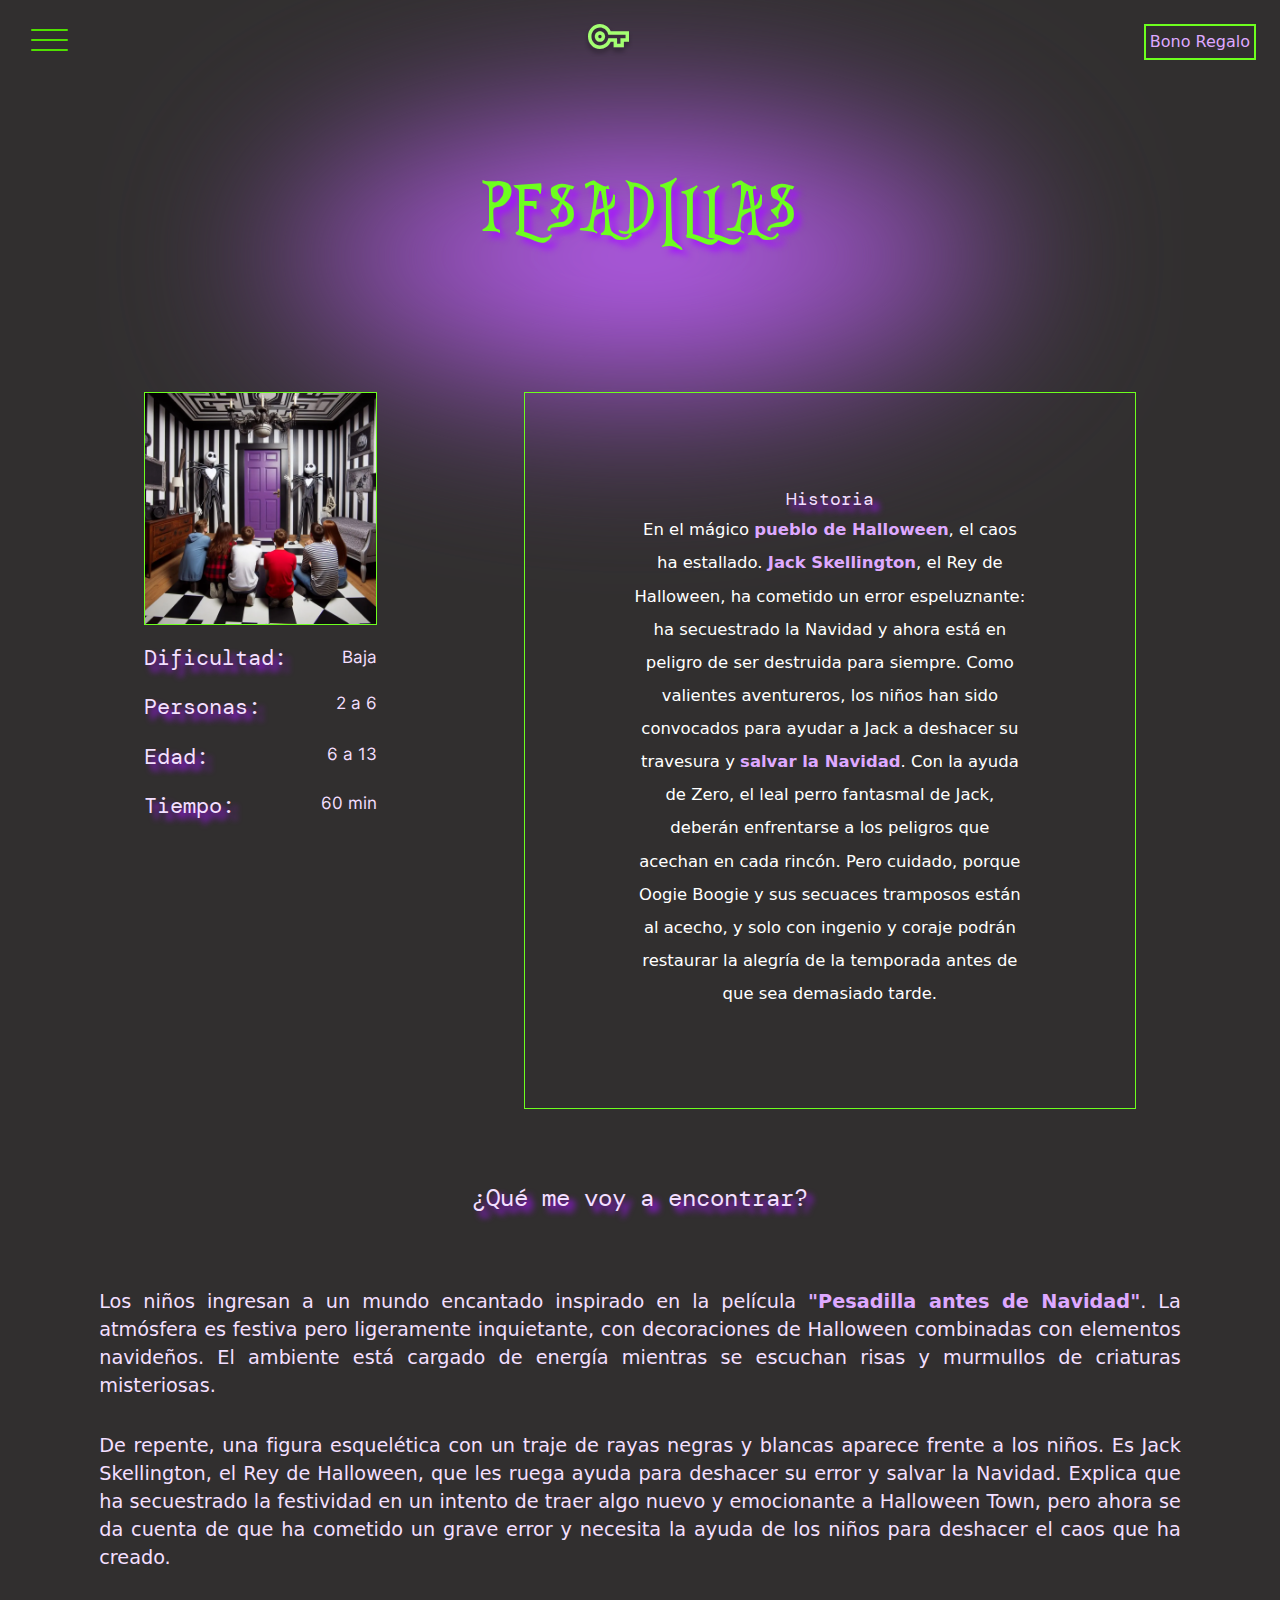
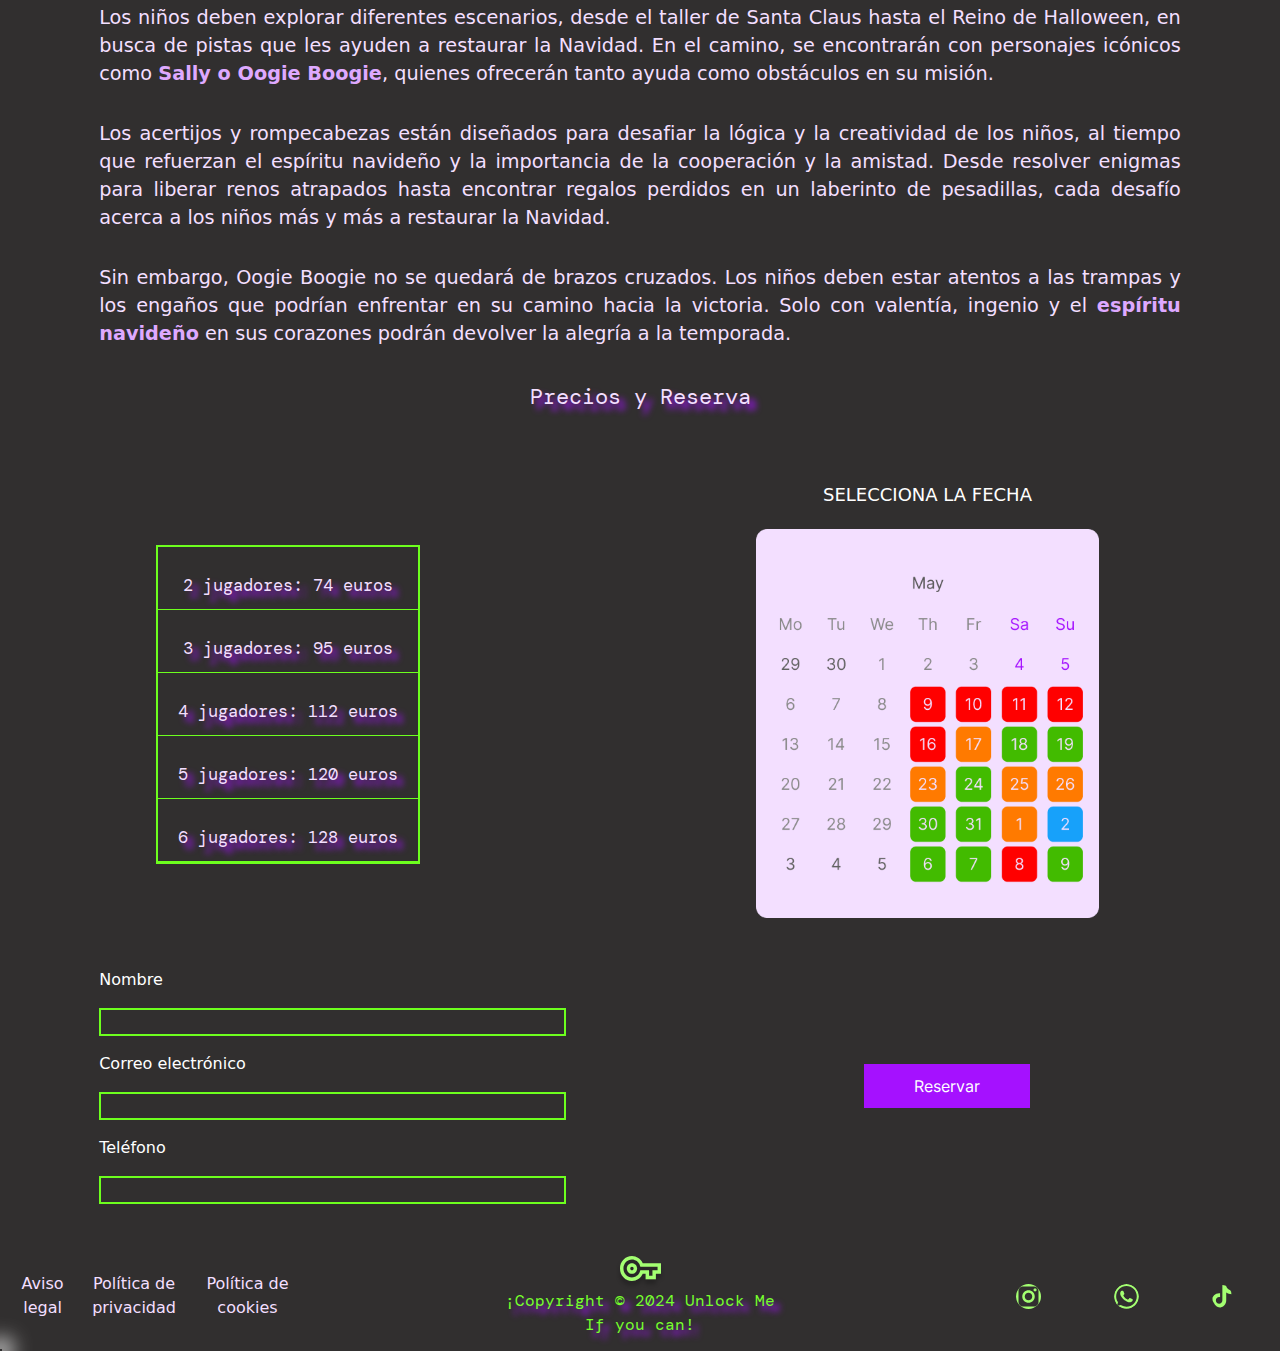
<file: salas/pesadillas.html>
<!DOCTYPE html>
<html lang="es">
    <head>
        <meta charset="UTF-8">
        <meta name="viewport" content="width=device-width, initial-scale=1.0">
        <meta name="description" content="Escape Room ambientado en el mundo mágico de Tim Burton con los personajes de Pesadilla Antes de Navidad como principales protagonistas.">
        <link rel="icon" type="image/svg" href="../img/Logo.svg">
        <title>Pesadillas</title>
        <link rel="stylesheet" href="../src/output.css">
        <link rel="stylesheet" href="../src/styles.css">
        <link rel="stylesheet" href="../src/salas.css">
        <link rel="stylesheet" href="../src/modal-salas.css">
        <link rel="stylesheet" href="../src/form.css">
    
    </head>
    
<body class="bg-background-color">
    <header class="p-6 flex justify-between">
        <nav id="nav" class="main-nav">
            <ul class="nav-links">
              <li class="link-item font-inter text-2xl font-bold"><a href="../contacto.html"  target="_blank">Contacto</a></li>
              <li class="link-item font-inter text-2xl font-bold link-salas"><a  href="../salas.html"  target="_blank">Nuestras salas</a></li>
              <li class="link-item font-inter text-2xl font-bold"><a href="../preguntas.html"  target="_blank">Preguntas frecuentes</a></li>
            </ul>
        </nav>
        <button id="button-menu" class="button-menu">
            <span></span>
            <span></span>
            <span></span>
        </button>
        <a href="index.html" class="logo"><img class="pl-16" src="../img/Logo.svg" alt="llave como logo de Unlock Me If You Can"></a>
        <div class="visible-nav">
            <ul class="primary-light-10 flex justify-end text-primary-light-10">
                <li class="border-accent p-1"><a href="../regalo.html">Bono Regalo</a></li>
            </ul>
        </div>
    </header>
    <div class="relative h-40 flex justify-center items-center mt-12">
        <div class="title-shadow absolute p-40 mt-20"></div>
        <h1 class="text-accent-secondary text-center text-shadow absolute font-pesadillas titulo-p text-5xl md:text-7xl lg:text-9xl mx-0.5 tracking-wide ">PESADILLAS</h1>
      </div>

      <section class="historia-salas">
        <div class="flex flex-col">
            <div class="bg-slate-600 border-accent-salas"><img src="../img/EscapePesadillas.webp" alt="Niños haciendo un escape room con temática de Pesadilla antes de Navidad"></div>
            <div class="">           
                <div class="flex justify-between">
                  <p class="heading-sala text-shadow">Dificultad:</p>
                  <p class="text-primary-light-20 font-inter text-2xl mt-4 ">Baja</p>
              </div>
              <div class="flex justify-between">
                  <p class="heading-sala text-shadow text-center">Personas:</p>
                  <p class="text-primary-light-20 font-inter  sm:text-lg md:text-2xl mt-4">2 a 6</p>
              </div>
                  <div class="flex justify-between">
                      <p class="heading-sala text-shadow text-left">Edad:</p>
                      <p class="text-primary-light-20 font-inter text-lg  mt-4 ">6 a 13</p>
                  </div>
                  <div class="flex justify-between">
                      <p class="heading-sala text-shadow text-center">Tiempo:</p>
                      <p class="text-primary-light-20 font-inter text-lg  mt-4 ">60 min</p>
                  </div>
                  </div>
        </div>
        <div class="col-span-2 border-accent-salas info-salas">
            <h4 class="heading-sala text-shadow text-center">Historia</h4>
            <p class="text-white text-lg text-justify leading-9 tracking-wider mt-8 m-10">En el mágico <strong>pueblo de Halloween</strong>, el caos ha estallado. <strong>Jack Skellington</strong>, el Rey de Halloween, ha cometido un error espeluznante: ha secuestrado la Navidad y ahora está en peligro de ser destruida para siempre. Como valientes aventureros, los niños han sido convocados para ayudar a Jack a deshacer su travesura y <strong>salvar la Navidad</strong>. Con la ayuda de Zero, el leal perro fantasmal de Jack, deberán enfrentarse a los peligros que acechan en cada rincón. Pero cuidado, porque Oogie Boogie y sus secuaces tramposos están al acecho, y solo con ingenio y coraje podrán restaurar la alegría de la temporada antes de que sea demasiado tarde.</p>
        </div>

        </section>



<section class="section-sala text-primary-light-20 mt-6 text-lg">
    <h4  class="heading-sala text-shadow text-center mt-10">¿Qué me voy a encontrar?</h4>


    
    <p class="text-primary-light-20 mt-6 text-lg">Los niños ingresan a un mundo encantado inspirado en la película <strong>"Pesadilla antes de Navidad"</strong>. La atmósfera es festiva pero ligeramente inquietante, con decoraciones de Halloween combinadas con elementos navideños. El ambiente está cargado de energía mientras se escuchan risas y murmullos de criaturas misteriosas.</p>

        <p class="text-primary-light-20 mt-6 text-lg">De repente, una figura esquelética con un traje de rayas negras y blancas aparece frente a los niños. Es Jack Skellington, el Rey de Halloween, que les ruega ayuda para deshacer su error y salvar la Navidad. Explica que ha secuestrado la festividad en un intento de traer algo nuevo y emocionante a Halloween Town, pero ahora se da cuenta de que ha cometido un grave error y necesita la ayuda de los niños para deshacer el caos que ha creado.</p>

        <p class="text-primary-light-20 mt-6 text-lg">Los niños deben explorar diferentes escenarios, desde el taller de Santa Claus hasta el Reino de Halloween, en busca de pistas que les ayuden a restaurar la Navidad. En el camino, se encontrarán con personajes icónicos como <strong>Sally o Oogie Boogie</strong>, quienes ofrecerán tanto ayuda como obstáculos en su misión.</p>

        <p class="text-primary-light-20 mt-6 text-lg">Los acertijos y rompecabezas están diseñados para desafiar la lógica y la creatividad de los niños, al tiempo que refuerzan el espíritu navideño y la importancia de la cooperación y la amistad. Desde resolver enigmas para liberar renos atrapados hasta encontrar regalos perdidos en un laberinto de pesadillas, cada desafío acerca a los niños más y más a restaurar la Navidad.</p>


        <p class="text-primary-light-20 mt-6 text-lg">Sin embargo, Oogie Boogie no se quedará de brazos cruzados. Los niños deben estar atentos a las trampas y los engaños que podrían enfrentar en su camino hacia la victoria. Solo con valentía, ingenio y el <strong>espíritu navideño</strong> en sus corazones podrán devolver la alegría a la temporada.</p>
    </section>

    <section>
        <h4 class="heading-sala text-shadow text-center">Precios y Reserva</h4>
        <div class="tablainfo justify-around">
            <div class="tablainfo__precios border-accent text-center ">
                <p class="heading-sala heading-sala-precios text-shadow text-center mt-10">2 jugadores: 74 euros</p>
                <p class="heading-sala heading-sala-precios text-shadow text-center mt-10">3 jugadores: 95 euros</p>
                <p class="heading-sala heading-sala-precios  text-shadow text-center mt-10">4 jugadores: 112 euros</p>
                <p class="heading-sala heading-sala-precios  text-shadow text-center mt-10">5 jugadores: 120 euros</p>
                <p class="heading-sala  heading-sala-precios text-shadow text-center mt-10">6 jugadores: 128 euros</p>
            </div>
            <div class="tablainfo__calendario">
                <p class="text-center text-white text-lg">SELECCIONA LA FECHA</p>
                <img src="../img/calendario.webp" class="calendario" alt="calendario con fechas de escape room">
            </div>
        </div>
    </section>

    <form  action="#" method="post" id="form" class=" form-salas my-10">
        <div class=" flex-col w-auto">
            <div  class="form-control">
            <label for="name" class="flex justify-start mb-4 text-white">Nombre</label>
            <input type="text" name="name" id="name" class="border-accent bg-transparent text-white ">
            <small></small>
            </div>
            <div  class="form-control">
            <label for="email" class="flex justify-start my-4 text-white">Correo electrónico</label>
            <input type="email" name="email" id="email" class="border-accent bg-transparent text-white">
            <small></small>
            </div>
            <div class="form-control">
            <label for="telephone" class="flex justify-start my-4 text-white">Teléfono</label>
            <input type="tel" name="telephone" id="telephone" class="border-accent bg-transparent text-white">
            <small></small>
        </div>
        </div class="form-control">
        <div class="flex justify-center items-center">
            <button id="button" class="btn-salas font-inter text-white bg-primary-dark-10 mx-auto">Reservar</button>
        </div>

    </form>
    <div class="modal text-center">
        <div class="modal__container">
            <h2 class="modal_title font-subtitle text-xl mb-4">RESERVA REALIZADA</h2>
            <img src="../img/Logo.svg" alt="Logo" class="modal__img">
            <p class="modal__paragraph font-subtitle">Te hemos mandado un correo con toda la información sobre tu reserva.</p>
            <a href="#" class="modal__close btn">Entendido</a>
        </div>
    </div>

        <footer class="flex flex-col md:flex-row justify-between w-full">
            <div class="flex items-center justify-center">
                <ul class="text-primary-light-20 flex flex-col md:flex-row items-center justify-between text-center m-3 w-72">
                    <li><a href="">Aviso legal</a></li>
                    <li><a href="">Política de privacidad</a></li>
                    <li><a href="">Política de cookies</a></li>
                </ul>
            </div>
            <div class="flex flex-col mx-auto items-center w-72 m-3">
                <a href="index.html" class="logo">
                    <img class="mx-auto" src="../img/Logo.svg" alt="Logo">
                </a>
                <h4 class="text-secondary-light-10 text-shadow text-l font-subtitle text-center">¡Copyright © 2024 Unlock Me
                    If you can!</h4>
            </div>
            <div class="flex items-center justify-center m-3">
                <ul class="flex items-center justify-around w-72">
                    <li><a href=""><img src="../img/instagram.svg" alt="logo instagram"></a></li>
                    <li><a href=""><img src="../img/whatsapp.svg" alt="logo whatsapp"></a></li>
                    <li><a href=""><img src="../img/tiktok.svg" alt="logo tiktok"></a></li>
                </ul>
            </div>
        </footer>
        <div id="shadow"></div>
        <script src="../js/light.js"></script>
        <script src="../js/burger.js"></script>
        <script src="../js/form.js"></script>
</body>
</html>
</file>
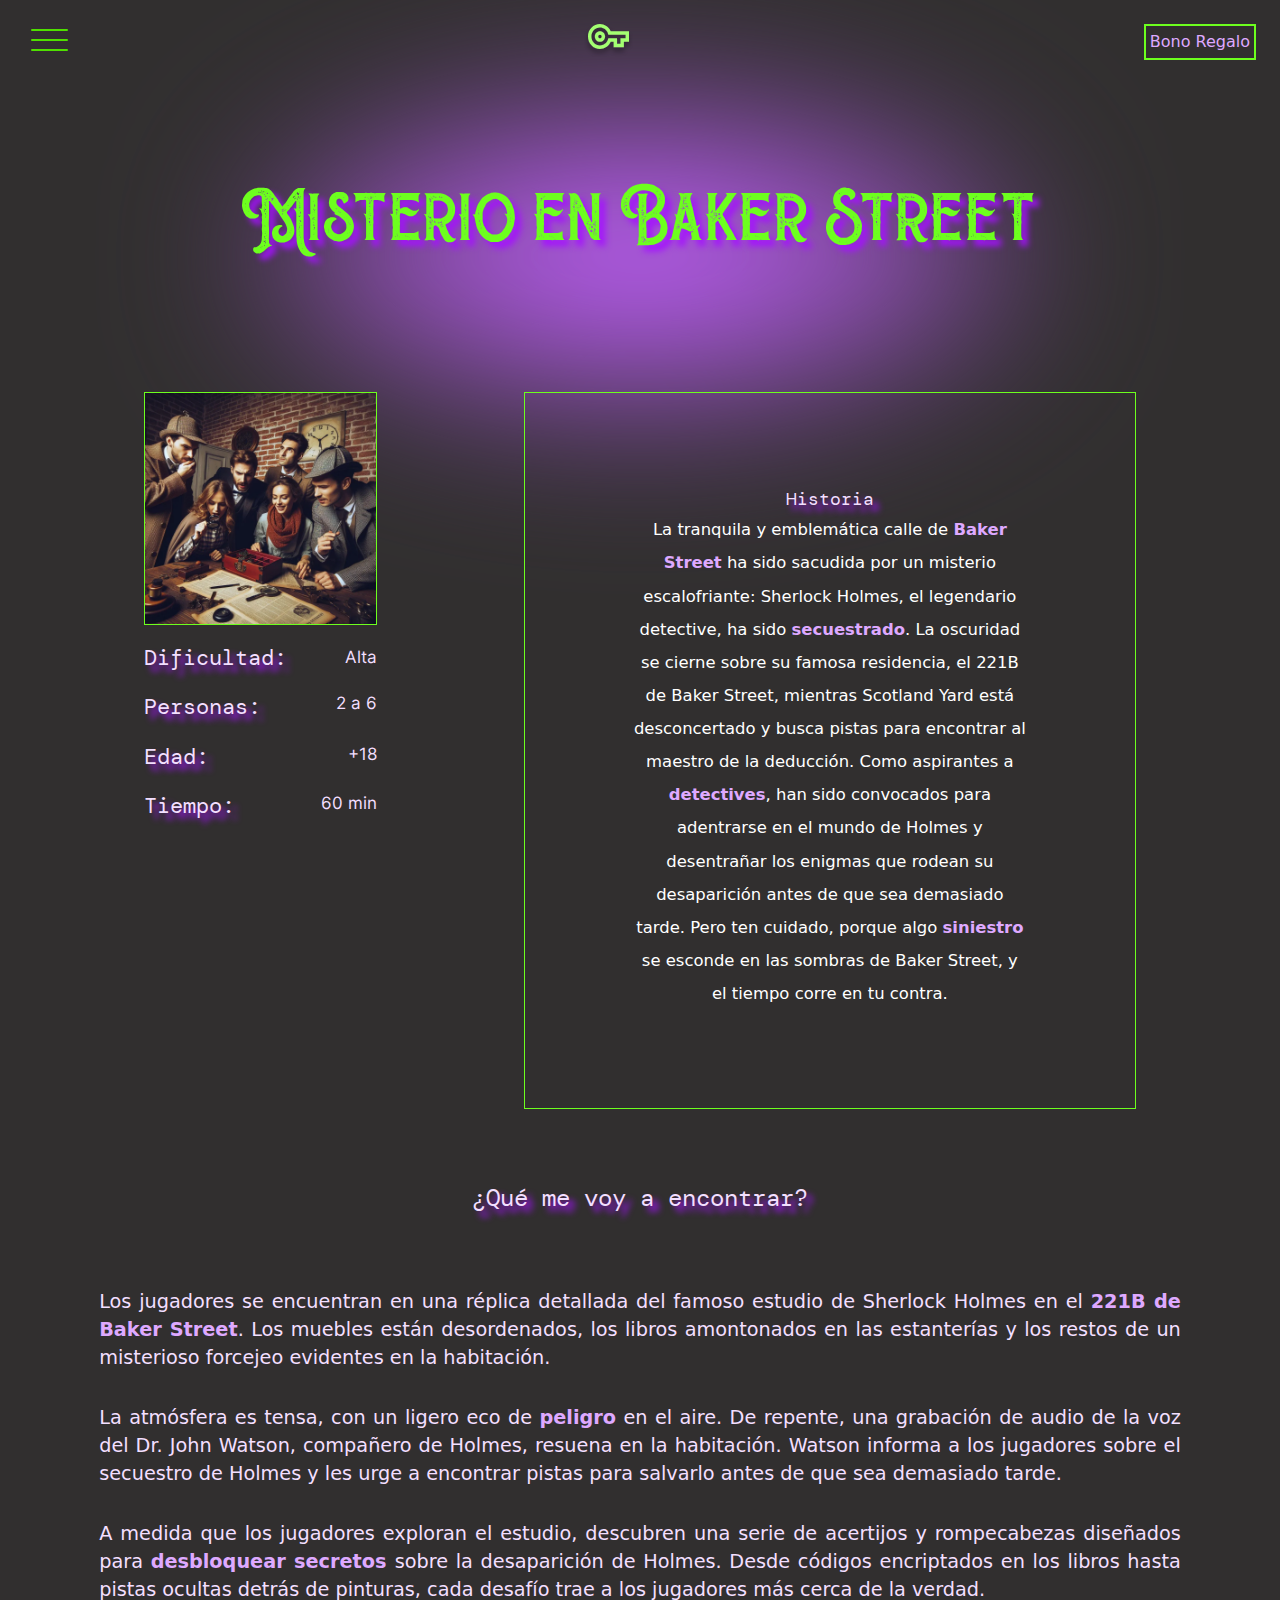
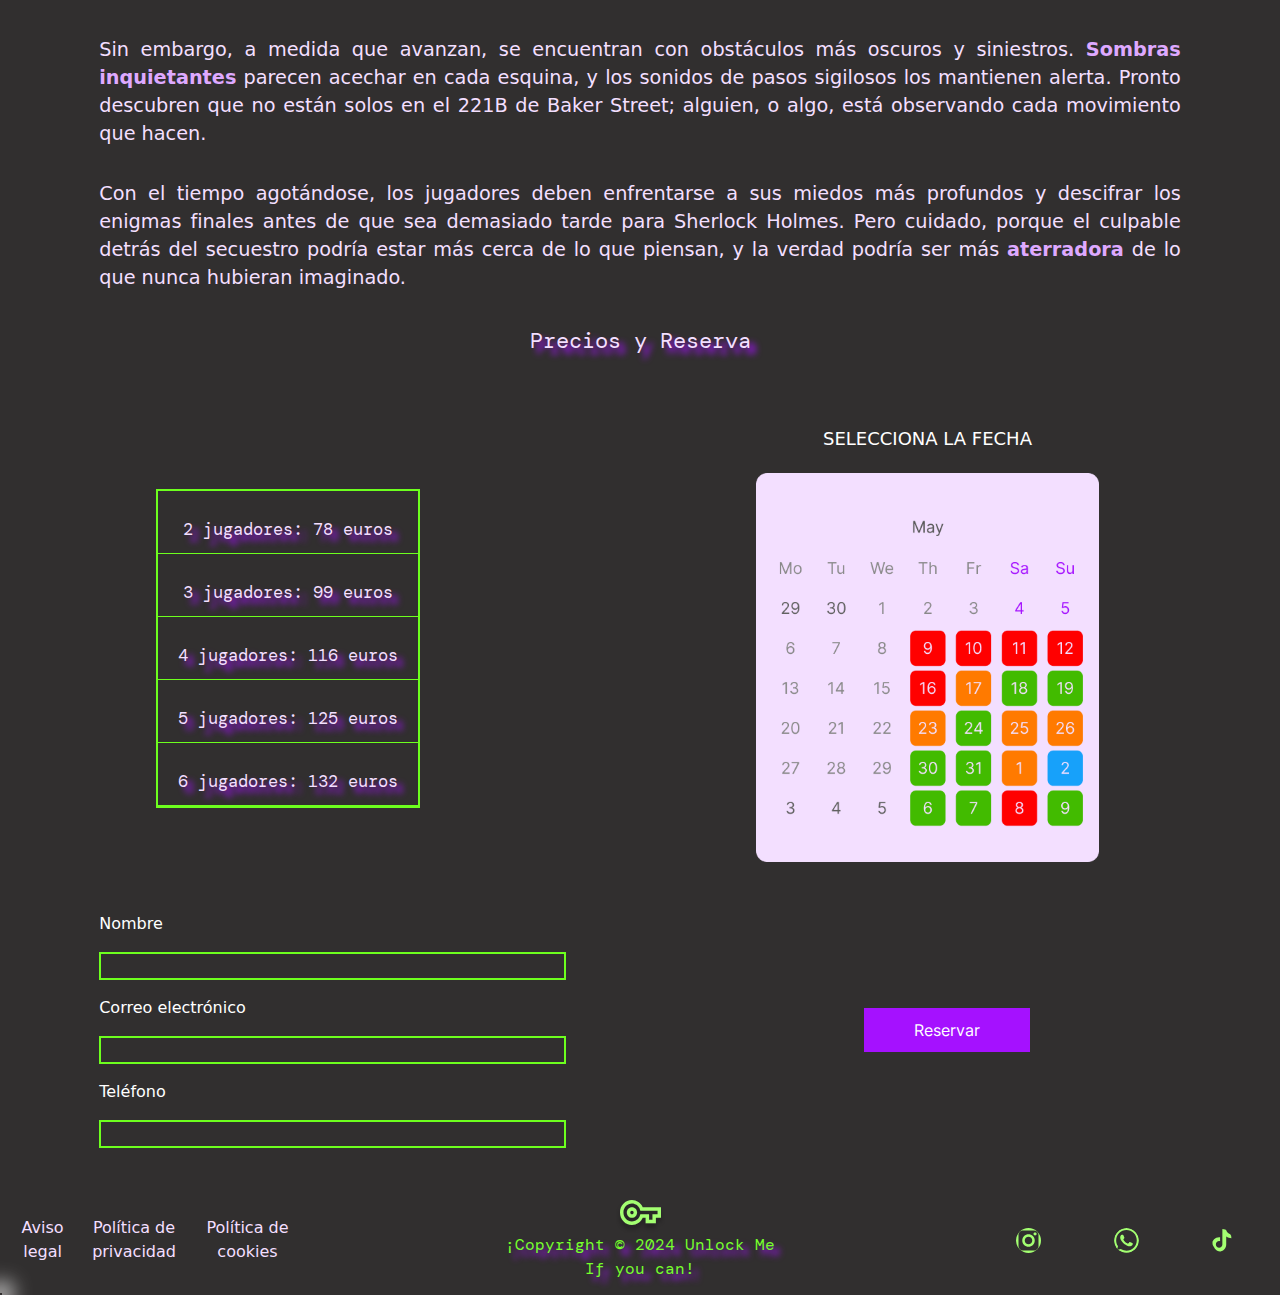
<file: salas/sherlock.html>
<!DOCTYPE html>
<html lang="es">
    <head>
        <meta charset="UTF-8">
        <meta name="viewport" content="width=device-width, initial-scale=1.0">
        <link rel="icon" type="image/svg" href="../img/Logo.svg">
        <meta name="description" content="Escape Room basado en el icónico personaje Sherlock Holmes. El juego se desarrolla es la famosa dirección 221B de Baker Street.">
        <title>Misterio en Baker Street</title>
        <link rel="stylesheet" href="../src/output.css">
        <link rel="stylesheet" href="../src/styles.css">
        <link rel="stylesheet" href="../src/salas.css">
        <link rel="stylesheet" href="../src/modal-salas.css">
        <link rel="stylesheet" href="../src/form.css">
        
        </head>
        
    <body class="bg-background-color">
        <header class="p-6 flex justify-between">
            <nav id="nav" class="main-nav">
                <ul class="nav-links">
                  <li class="link-item font-inter text-2xl font-bold"><a href="../contacto.html"  target="_blank">Contacto</a></li>
                  <li class="link-item font-inter text-2xl font-bold link-salas"><a  href="../salas.html"  target="_blank">Nuestras salas</a></li>
                  <li class="link-item font-inter text-2xl font-bold"><a href="../preguntas.html"  target="_blank">Preguntas frecuentes</a></li>
                </ul>
            </nav>
            <button id="button-menu" class="button-menu">
                <span></span>
                <span></span>
                <span></span>
            </button>
            <a href="index.html" class="logo"><img src="../img/Logo.svg" alt="llave como logo de Unlock Me If You Can"></a>
            <div class="visible-nav">
                <ul class="primary-light-10 flex justify-end text-primary-light-10">
                    <li class="border-accent p-1"><a href="../regalo.html" target="_blank">Bono Regalo</a></li>
                </ul>
            </div>
        </header>
    <div class="relative h-40 flex justify-center items-center mt-12">
        <div class="title-shadow absolute p-40 mt-20"></div>
        <h1 class="text-accent-secondary text-center text-shadow absolute font-sherlock titulo-p text-5xl md:text-7xl lg:text-9xl mx-0.5 tracking-wide ">Misterio en Baker Street</h1>
      </div>

      <section class="historia-salas">
        <div class="flex flex-col">
            <div class="bg-slate-600 border-accent-salas"><img src="../img/EscapeSherlock.webp" alt="grupo de personas haciendo un escape room de Sherlock"></div>
            <div class="">           
                <div class="flex justify-between">
                  <p class="heading-sala text-shadow">Dificultad:</p>
                  <p class="text-primary-light-20 font-inter text-2xl mt-4 ">Alta</p>
              </div>
              <div class="flex justify-between">
                  <p class="heading-sala text-shadow text-center">Personas:</p>
                  <p class="text-primary-light-20 font-inter  sm:text-lg md:text-2xl mt-4">2 a 6</p>
              </div>
                  <div class="flex justify-between">
                      <p class="heading-sala text-shadow text-left">Edad:</p>
                      <p class="text-primary-light-20 font-inter text-lg  mt-4 ">+18</p>
                  </div>
                  <div class="flex justify-between">
                      <p class="heading-sala text-shadow text-center">Tiempo:</p>
                      <p class="text-primary-light-20 font-inter text-lg  mt-4 ">60 min</p>
                  </div>
                  </div>
        </div>
        <div class="col-span-2 border-accent-salas info-salas">
            <h4 class="heading-sala text-shadow text-center">Historia</h4>
            <p class="text-white text-lg text-justify leading-9 tracking-wider mt-8 m-10">La tranquila y emblemática calle de <strong>Baker Street</strong> ha sido sacudida por un misterio escalofriante: Sherlock Holmes, el legendario detective, ha sido <strong>secuestrado</strong>. La oscuridad se cierne sobre su famosa residencia, el 221B de Baker Street, mientras Scotland Yard está desconcertado y busca pistas para encontrar al maestro de la deducción. Como aspirantes a <strong>detectives</strong>, han sido convocados para adentrarse en el mundo de Holmes y desentrañar los enigmas que rodean su desaparición antes de que sea demasiado tarde. Pero ten cuidado, porque algo <strong>siniestro</strong> se esconde en las sombras de Baker Street, y el tiempo corre en tu contra.</p>
        </div>

        </section>



<section class="section-sala text-primary-light-20 mt-6 text-lg">
    <h4  class="heading-sala text-shadow text-center mt-10">¿Qué me voy a encontrar?</h4>


    
    <p class="text-primary-light-20 mt-6 text-lg">Los jugadores se encuentran en una réplica detallada del famoso estudio de Sherlock Holmes en el <strong>221B de Baker Street</strong>. Los muebles están desordenados, los libros amontonados en las estanterías y los restos de un misterioso forcejeo evidentes en la habitación. </p>

        <p class="text-primary-light-20 mt-6 text-lg">La atmósfera es tensa, con un ligero eco de <strong> peligro</strong> en el aire. De repente, una grabación de audio de la voz del Dr. John Watson, compañero de Holmes, resuena en la habitación. Watson informa a los jugadores sobre el secuestro de Holmes y les urge a encontrar pistas para salvarlo antes de que sea demasiado tarde.</p>

        <p class="text-primary-light-20 mt-6 text-lg">A medida que los jugadores exploran el estudio, descubren una serie de acertijos y rompecabezas diseñados para <strong>desbloquear secretos </strong> sobre la desaparición de Holmes. Desde códigos encriptados en los libros hasta pistas ocultas detrás de pinturas, cada desafío trae a los jugadores más cerca de la verdad.</p>

        <p class="text-primary-light-20 mt-6 text-lg">Sin embargo, a medida que avanzan, se encuentran con obstáculos más oscuros y siniestros. <strong>Sombras inquietantes</strong>  parecen acechar en cada esquina, y los sonidos de pasos sigilosos los mantienen alerta. Pronto descubren que no están solos en el 221B de Baker Street; alguien, o algo, está observando cada movimiento que hacen.</p>


        <p class="text-primary-light-20 mt-6 text-lg">Con el tiempo agotándose, los jugadores deben enfrentarse a sus miedos más profundos y descifrar los enigmas finales antes de que sea demasiado tarde para Sherlock Holmes. Pero cuidado, porque el culpable detrás del secuestro podría estar más cerca de lo que piensan, y la verdad podría ser más <strong>aterradora</strong>  de lo que nunca hubieran imaginado.</p>
    </section>

    <section>
        <h4 class="heading-sala text-shadow text-center">Precios y Reserva</h4>
        <div class="tablainfo justify-around">
            <div class="tablainfo__precios border-accent text-center ">
                <p class="heading-sala heading-sala-precios text-shadow text-center mt-10">2 jugadores: 78 euros</p>
                <p class="heading-sala heading-sala-precios text-shadow text-center mt-10">3 jugadores: 99 euros</p>
                <p class="heading-sala heading-sala-precios  text-shadow text-center mt-10">4 jugadores: 116 euros</p>
                <p class="heading-sala heading-sala-precios  text-shadow text-center mt-10">5 jugadores: 125 euros</p>
                <p class="heading-sala  heading-sala-precios text-shadow text-center mt-10">6 jugadores: 132 euros</p>
            </div>
            <div class="tablainfo__calendario">
                <p class="text-center text-white text-lg">SELECCIONA LA FECHA</p>
                <img src="../img/calendario.webp" class="calendario" alt="calendario con fechas de escape room">
            </div>
        </div>
    </section>

    <form  action="#" method="post" id="form" class=" form-salas my-10">
        <div class=" flex-col w-auto">
            <div  class="form-control">
            <label for="name" class="flex justify-start mb-4 text-white">Nombre</label>
            <input type="text" name="name" id="name" class="border-accent bg-transparent text-white ">
            <small></small>
            </div>
            <div  class="form-control">
            <label for="email" class="flex justify-start my-4 text-white">Correo electrónico</label>
            <input type="email" name="email" id="email" class="border-accent bg-transparent text-white">
            <small></small>
            </div>
            <div class="form-control">
            <label for="telephone" class="flex justify-start my-4 text-white">Teléfono</label>
            <input type="tel" name="telephone" id="telephone" class="border-accent bg-transparent text-white">
            <small></small>
        </div>
        </div class="form-control">
        <div class="flex justify-center items-center">
            <button id="button" class="btn-salas font-inter text-white bg-primary-dark-10 mx-auto">Reservar</button>
        </div>

    </form>
    <div class="modal text-center">
        <div class="modal__container">
            <h2 class="modal_title font-subtitle text-xl mb-4">RESERVA REALIZADA</h2>
            <img src="../img/Logo.svg" alt="Logo" class="modal__img">
            <p class="modal__paragraph font-subtitle">Te hemos mandado un correo con toda la información sobre tu reserva.</p>
            <a href="#" class="modal__close btn">Entendido</a>
        </div>
    </div>

        <footer class="flex flex-col md:flex-row justify-between w-full">
            <div class="flex items-center justify-center">
                <ul class="text-primary-light-20 flex flex-col md:flex-row items-center justify-between text-center m-3 w-72">
                    <li><a href="">Aviso legal</a></li>
                    <li><a href="">Política de privacidad</a></li>
                    <li><a href="">Política de cookies</a></li>
                </ul>
            </div>
            <div class="flex flex-col mx-auto items-center w-72 m-3">
                <a href="index.html" class="logo">
                    <img class="mx-auto" src="../img/Logo.svg" alt="Logo">
                </a>
                <h4 class="text-secondary-light-10 text-shadow text-l font-subtitle text-center">¡Copyright © 2024 Unlock Me
                    If you can!</h4>
            </div>
            <div class="flex items-center justify-center m-3">
                <ul class="flex items-center justify-around w-72">
                    <li><a href=""><img src="../img/instagram.svg" alt="logo instagram"></a></li>
                    <li><a href=""><img src="../img/whatsapp.svg" alt="logo whatsapp"></a></li>
                    <li><a href=""><img src="../img/tiktok.svg" alt="logo tiktok"></a></li>
                </ul>
            </div>
        </footer>
        <div id="shadow"></div>
        <script src="../js/light.js"></script>
        <script src="../js/burger.js"></script>
        <script src="../js/form.js"></script>
</body>
</html>
</file>
<file: src/modal-salas.css>
@import url(root.css);

/****************************************modal*/

.modal {
    z-index: 99;
   position: fixed;
   top:0;
   left:0;
   right: 0;
   bottom: 0;
   background-color: var(--background-color);
   display: flex;
   color: #000;
   opacity: 0;
   pointer-events: none;

}

.modal--show {
    opacity: 1;
    pointer-events: unset;
}

.modal__container {
    width: 50%;
    background-color: var(--accent-primary);
    margin: auto;
    max-width: 600px;
    border-radius: 6px;
    padding: 2em 2em;
    display: grid;
    place-items: center;
    grid-auto-columns: 100%;
}


.modal__paragraph {
    color:white;
    margin-bottom: 10px;
}

@media (min-width : 798px) {
  
    .modal__img {
        width: 10%;
    
    } 
      
}




 .modal__close {
    margin-top: 1.5em;
}
</file>
<file: src/form.css>
/**********************************Validaciones formulario*/
small {
    text-align: left;
}

.error input {
    border: 2px solid red;
    background-color: transparent;
}

input {
    background-color: transparent;
}

.error small {
    color: var(--primary-light-20);
    display: block;
    font-size: 0.8rem;

}

input:focus,
input:active{
    background-color: transparent;
}

.success input {
    background-color: transparent;

}

.success small {
    display: block;
    font-size: 0.8rem;
}
</file>
<file: src/salas.css>
@import url(root.css);


.historia-salas {
    display: grid;
    grid-template-columns: repeat(1, 1fr);
    gap: calc(10rem - 1vw);
    margin-top: 6rem;
    margin-left: calc(3rem + 4vw);
    margin-right: calc(3rem + 4vw);
  }



@media (min-width : 998px) {
    .historia-salas {
        grid-template-columns: repeat(3, 1fr);
        margin-left: 9rem;
        margin-right: 9rem;
      }

      .info-salas {
        grid-column: span 2;
      }
      
}

@media (min-width : 1280px) {

    .info-salas {
      padding: calc(4rem + 1vw);

    }
    
}



  .info-salas {
    container: infosalas / inline-size;
  }
  
  
  @container infosalas (min-width: 700px) {
    .info-salas p {
      font-size: calc(1em + 1cqi);
      margin-inline: calc(1rem + 2cqi); 
      

    }
  }
  
  .info-salas p{
    margin-inline: 2rem;
    line-height: calc(1.5rem + 2cqi);
    text-align: center;
    margin-bottom: max(1em, 1em + 1cqi);
  }
  

  
  .section-sala {
    
    margin-inline: calc(3rem + 4vw);
    text-align: justify;
    line-height: calc(5rem + 4vw);
  }

  .section-sala p{
    margin-bottom: 2rem;
  }

  .heading-sala {
    font-size: calc(1em + 0.5cqi);
  }
  
  .heading-sala ~ p, .heading-sala-precios  {
      font-size: calc(1em + 0.1cqi);
      
  }


  .tablainfo {
    display: flex;
    flex-direction: column;
    margin-top: calc(1rem + 4vw);
  }


  @media (min-width : 768px) {
    .tablainfo {
      flex-direction: row;
    }
}

  .tablainfo__precios {
    display: flex;
    flex-direction: column;
    height: 100%;
    margin: 4rem 3rem;
  }

  .heading-sala-precios {

    border-bottom: 1px solid var(--accent-secondary);
    padding: 10px 20px;

  }




.calendario {
  width: 60%;
  margin: 0 auto;
  margin-top: 20px;
}

@media (min-width : 768px) {
  .calendario {
    width: 70%;
  }
}

.form-salas {
  display: grid;
  grid-template-columns: repeat(1, 1fr);
  gap: calc(10rem - 1vw);
  margin-left: calc(3rem + 4vw);
  margin-right: calc(3rem + 4vw);
}


@media (min-width : 998px) {
  .form-salas {

    grid-template-columns: repeat(2, 1fr);

  }
}



.btn-salas {
  padding: 10px 50px;
}

strong {
  color: var(--primary-light-10)
}


.titulo-mazmorra{
  width: 60%;
}
</file>
<file: src/output.css>
/*
! tailwindcss v3.4.3 | MIT License | https://tailwindcss.com
*/

/*
1. Prevent padding and border from affecting element width. (https://github.com/mozdevs/cssremedy/issues/4)
2. Allow adding a border to an element by just adding a border-width. (https://github.com/tailwindcss/tailwindcss/pull/116)
*/

*,
::before,
::after {
  box-sizing: border-box;
  /* 1 */
  border-width: 0;
  /* 2 */
  border-style: solid;
  /* 2 */
  border-color: #e5e7eb;
  /* 2 */
}

::before,
::after {
  --tw-content: '';
}

/*
1. Use a consistent sensible line-height in all browsers.
2. Prevent adjustments of font size after orientation changes in iOS.
3. Use a more readable tab size.
4. Use the user's configured `sans` font-family by default.
5. Use the user's configured `sans` font-feature-settings by default.
6. Use the user's configured `sans` font-variation-settings by default.
7. Disable tap highlights on iOS
*/

html,
:host {
  line-height: 1.5;
  /* 1 */
  -webkit-text-size-adjust: 100%;
  /* 2 */
  -moz-tab-size: 4;
  /* 3 */
  -o-tab-size: 4;
     tab-size: 4;
  /* 3 */
  font-family: ui-sans-serif, system-ui, sans-serif, "Apple Color Emoji", "Segoe UI Emoji", "Segoe UI Symbol", "Noto Color Emoji";
  /* 4 */
  font-feature-settings: normal;
  /* 5 */
  font-variation-settings: normal;
  /* 6 */
  -webkit-tap-highlight-color: transparent;
  /* 7 */
}

/*
1. Remove the margin in all browsers.
2. Inherit line-height from `html` so users can set them as a class directly on the `html` element.
*/

body {
  margin: 0;
  /* 1 */
  line-height: inherit;
  /* 2 */
}

/*
1. Add the correct height in Firefox.
2. Correct the inheritance of border color in Firefox. (https://bugzilla.mozilla.org/show_bug.cgi?id=190655)
3. Ensure horizontal rules are visible by default.
*/

hr {
  height: 0;
  /* 1 */
  color: inherit;
  /* 2 */
  border-top-width: 1px;
  /* 3 */
}

/*
Add the correct text decoration in Chrome, Edge, and Safari.
*/

abbr:where([title]) {
  -webkit-text-decoration: underline dotted;
          text-decoration: underline dotted;
}

/*
Remove the default font size and weight for headings.
*/

h1,
h2,
h3,
h4,
h5,
h6 {
  font-size: inherit;
  font-weight: inherit;
}

/*
Reset links to optimize for opt-in styling instead of opt-out.
*/

a {
  color: inherit;
  text-decoration: inherit;
}

/*
Add the correct font weight in Edge and Safari.
*/

b,
strong {
  font-weight: bolder;
}

/*
1. Use the user's configured `mono` font-family by default.
2. Use the user's configured `mono` font-feature-settings by default.
3. Use the user's configured `mono` font-variation-settings by default.
4. Correct the odd `em` font sizing in all browsers.
*/

code,
kbd,
samp,
pre {
  font-family: ui-monospace, SFMono-Regular, Menlo, Monaco, Consolas, "Liberation Mono", "Courier New", monospace;
  /* 1 */
  font-feature-settings: normal;
  /* 2 */
  font-variation-settings: normal;
  /* 3 */
  font-size: 1em;
  /* 4 */
}

/*
Add the correct font size in all browsers.
*/

small {
  font-size: 80%;
}

/*
Prevent `sub` and `sup` elements from affecting the line height in all browsers.
*/

sub,
sup {
  font-size: 75%;
  line-height: 0;
  position: relative;
  vertical-align: baseline;
}

sub {
  bottom: -0.25em;
}

sup {
  top: -0.5em;
}

/*
1. Remove text indentation from table contents in Chrome and Safari. (https://bugs.chromium.org/p/chromium/issues/detail?id=999088, https://bugs.webkit.org/show_bug.cgi?id=201297)
2. Correct table border color inheritance in all Chrome and Safari. (https://bugs.chromium.org/p/chromium/issues/detail?id=935729, https://bugs.webkit.org/show_bug.cgi?id=195016)
3. Remove gaps between table borders by default.
*/

table {
  text-indent: 0;
  /* 1 */
  border-color: inherit;
  /* 2 */
  border-collapse: collapse;
  /* 3 */
}

/*
1. Change the font styles in all browsers.
2. Remove the margin in Firefox and Safari.
3. Remove default padding in all browsers.
*/

button,
input,
optgroup,
select,
textarea {
  font-family: inherit;
  /* 1 */
  font-feature-settings: inherit;
  /* 1 */
  font-variation-settings: inherit;
  /* 1 */
  font-size: 100%;
  /* 1 */
  font-weight: inherit;
  /* 1 */
  line-height: inherit;
  /* 1 */
  letter-spacing: inherit;
  /* 1 */
  color: inherit;
  /* 1 */
  margin: 0;
  /* 2 */
  padding: 0;
  /* 3 */
}

/*
Remove the inheritance of text transform in Edge and Firefox.
*/

button,
select {
  text-transform: none;
}

/*
1. Correct the inability to style clickable types in iOS and Safari.
2. Remove default button styles.
*/

button,
input:where([type='button']),
input:where([type='reset']),
input:where([type='submit']) {
  -webkit-appearance: button;
  /* 1 */
  background-color: transparent;
  /* 2 */
  background-image: none;
  /* 2 */
}

/*
Use the modern Firefox focus style for all focusable elements.
*/

:-moz-focusring {
  outline: auto;
}

/*
Remove the additional `:invalid` styles in Firefox. (https://github.com/mozilla/gecko-dev/blob/2f9eacd9d3d995c937b4251a5557d95d494c9be1/layout/style/res/forms.css#L728-L737)
*/

:-moz-ui-invalid {
  box-shadow: none;
}

/*
Add the correct vertical alignment in Chrome and Firefox.
*/

progress {
  vertical-align: baseline;
}

/*
Correct the cursor style of increment and decrement buttons in Safari.
*/

::-webkit-inner-spin-button,
::-webkit-outer-spin-button {
  height: auto;
}

/*
1. Correct the odd appearance in Chrome and Safari.
2. Correct the outline style in Safari.
*/

[type='search'] {
  -webkit-appearance: textfield;
  /* 1 */
  outline-offset: -2px;
  /* 2 */
}

/*
Remove the inner padding in Chrome and Safari on macOS.
*/

::-webkit-search-decoration {
  -webkit-appearance: none;
}

/*
1. Correct the inability to style clickable types in iOS and Safari.
2. Change font properties to `inherit` in Safari.
*/

::-webkit-file-upload-button {
  -webkit-appearance: button;
  /* 1 */
  font: inherit;
  /* 2 */
}

/*
Add the correct display in Chrome and Safari.
*/

summary {
  display: list-item;
}

/*
Removes the default spacing and border for appropriate elements.
*/

blockquote,
dl,
dd,
h1,
h2,
h3,
h4,
h5,
h6,
hr,
figure,
p,
pre {
  margin: 0;
}

fieldset {
  margin: 0;
  padding: 0;
}

legend {
  padding: 0;
}

ol,
ul,
menu {
  list-style: none;
  margin: 0;
  padding: 0;
}

/*
Reset default styling for dialogs.
*/

dialog {
  padding: 0;
}

/*
Prevent resizing textareas horizontally by default.
*/

textarea {
  resize: vertical;
}

/*
1. Reset the default placeholder opacity in Firefox. (https://github.com/tailwindlabs/tailwindcss/issues/3300)
2. Set the default placeholder color to the user's configured gray 400 color.
*/

input::-moz-placeholder, textarea::-moz-placeholder {
  opacity: 1;
  /* 1 */
  color: #9ca3af;
  /* 2 */
}

input::placeholder,
textarea::placeholder {
  opacity: 1;
  /* 1 */
  color: #9ca3af;
  /* 2 */
}

/*
Set the default cursor for buttons.
*/

button,
[role="button"] {
  cursor: pointer;
}

/*
Make sure disabled buttons don't get the pointer cursor.
*/

:disabled {
  cursor: default;
}

/*
1. Make replaced elements `display: block` by default. (https://github.com/mozdevs/cssremedy/issues/14)
2. Add `vertical-align: middle` to align replaced elements more sensibly by default. (https://github.com/jensimmons/cssremedy/issues/14#issuecomment-634934210)
   This can trigger a poorly considered lint error in some tools but is included by design.
*/

img,
svg,
video,
canvas,
audio,
iframe,
embed,
object {
  display: block;
  /* 1 */
  vertical-align: middle;
  /* 2 */
}

/*
Constrain images and videos to the parent width and preserve their intrinsic aspect ratio. (https://github.com/mozdevs/cssremedy/issues/14)
*/

img,
video {
  max-width: 100%;
  height: auto;
}

/* Make elements with the HTML hidden attribute stay hidden by default */

[hidden] {
  display: none;
}

*, ::before, ::after {
  --tw-border-spacing-x: 0;
  --tw-border-spacing-y: 0;
  --tw-translate-x: 0;
  --tw-translate-y: 0;
  --tw-rotate: 0;
  --tw-skew-x: 0;
  --tw-skew-y: 0;
  --tw-scale-x: 1;
  --tw-scale-y: 1;
  --tw-pan-x:  ;
  --tw-pan-y:  ;
  --tw-pinch-zoom:  ;
  --tw-scroll-snap-strictness: proximity;
  --tw-gradient-from-position:  ;
  --tw-gradient-via-position:  ;
  --tw-gradient-to-position:  ;
  --tw-ordinal:  ;
  --tw-slashed-zero:  ;
  --tw-numeric-figure:  ;
  --tw-numeric-spacing:  ;
  --tw-numeric-fraction:  ;
  --tw-ring-inset:  ;
  --tw-ring-offset-width: 0px;
  --tw-ring-offset-color: #fff;
  --tw-ring-color: rgb(59 130 246 / 0.5);
  --tw-ring-offset-shadow: 0 0 #0000;
  --tw-ring-shadow: 0 0 #0000;
  --tw-shadow: 0 0 #0000;
  --tw-shadow-colored: 0 0 #0000;
  --tw-blur:  ;
  --tw-brightness:  ;
  --tw-contrast:  ;
  --tw-grayscale:  ;
  --tw-hue-rotate:  ;
  --tw-invert:  ;
  --tw-saturate:  ;
  --tw-sepia:  ;
  --tw-drop-shadow:  ;
  --tw-backdrop-blur:  ;
  --tw-backdrop-brightness:  ;
  --tw-backdrop-contrast:  ;
  --tw-backdrop-grayscale:  ;
  --tw-backdrop-hue-rotate:  ;
  --tw-backdrop-invert:  ;
  --tw-backdrop-opacity:  ;
  --tw-backdrop-saturate:  ;
  --tw-backdrop-sepia:  ;
  --tw-contain-size:  ;
  --tw-contain-layout:  ;
  --tw-contain-paint:  ;
  --tw-contain-style:  ;
}

::backdrop {
  --tw-border-spacing-x: 0;
  --tw-border-spacing-y: 0;
  --tw-translate-x: 0;
  --tw-translate-y: 0;
  --tw-rotate: 0;
  --tw-skew-x: 0;
  --tw-skew-y: 0;
  --tw-scale-x: 1;
  --tw-scale-y: 1;
  --tw-pan-x:  ;
  --tw-pan-y:  ;
  --tw-pinch-zoom:  ;
  --tw-scroll-snap-strictness: proximity;
  --tw-gradient-from-position:  ;
  --tw-gradient-via-position:  ;
  --tw-gradient-to-position:  ;
  --tw-ordinal:  ;
  --tw-slashed-zero:  ;
  --tw-numeric-figure:  ;
  --tw-numeric-spacing:  ;
  --tw-numeric-fraction:  ;
  --tw-ring-inset:  ;
  --tw-ring-offset-width: 0px;
  --tw-ring-offset-color: #fff;
  --tw-ring-color: rgb(59 130 246 / 0.5);
  --tw-ring-offset-shadow: 0 0 #0000;
  --tw-ring-shadow: 0 0 #0000;
  --tw-shadow: 0 0 #0000;
  --tw-shadow-colored: 0 0 #0000;
  --tw-blur:  ;
  --tw-brightness:  ;
  --tw-contrast:  ;
  --tw-grayscale:  ;
  --tw-hue-rotate:  ;
  --tw-invert:  ;
  --tw-saturate:  ;
  --tw-sepia:  ;
  --tw-drop-shadow:  ;
  --tw-backdrop-blur:  ;
  --tw-backdrop-brightness:  ;
  --tw-backdrop-contrast:  ;
  --tw-backdrop-grayscale:  ;
  --tw-backdrop-hue-rotate:  ;
  --tw-backdrop-invert:  ;
  --tw-backdrop-opacity:  ;
  --tw-backdrop-saturate:  ;
  --tw-backdrop-sepia:  ;
  --tw-contain-size:  ;
  --tw-contain-layout:  ;
  --tw-contain-paint:  ;
  --tw-contain-style:  ;
}

.container {
  width: 100%;
}

@media (min-width: 640px) {
  .container {
    max-width: 640px;
  }
}

@media (min-width: 768px) {
  .container {
    max-width: 768px;
  }
}

@media (min-width: 1024px) {
  .container {
    max-width: 1024px;
  }
}

@media (min-width: 1280px) {
  .container {
    max-width: 1280px;
  }
}

@media (min-width: 1536px) {
  .container {
    max-width: 1536px;
  }
}

.absolute {
  position: absolute;
}

.relative {
  position: relative;
}

.inset-x-0 {
  left: 0px;
  right: 0px;
}

.bottom-2 {
  bottom: 0.5rem;
}

.left-0 {
  left: 0px;
}

.right-0 {
  right: 0px;
}

.top-1\/3 {
  top: 33.333333%;
}

.z-30 {
  z-index: 30;
}

.m-3 {
  margin: 0.75rem;
}

.mx-12 {
  margin-left: 3rem;
  margin-right: 3rem;
}

.mx-14 {
  margin-left: 3.5rem;
  margin-right: 3.5rem;
}

.mx-5 {
  margin-left: 1.25rem;
  margin-right: 1.25rem;
}

.mx-6 {
  margin-left: 1.5rem;
  margin-right: 1.5rem;
}

.mx-8 {
  margin-left: 2rem;
  margin-right: 2rem;
}

.mx-auto {
  margin-left: auto;
  margin-right: auto;
}

.my-10 {
  margin-top: 2.5rem;
  margin-bottom: 2.5rem;
}

.my-20 {
  margin-top: 5rem;
  margin-bottom: 5rem;
}

.my-3 {
  margin-top: 0.75rem;
  margin-bottom: 0.75rem;
}

.my-32 {
  margin-top: 8rem;
  margin-bottom: 8rem;
}

.my-4 {
  margin-top: 1rem;
  margin-bottom: 1rem;
}

.my-6 {
  margin-top: 1.5rem;
  margin-bottom: 1.5rem;
}

.mb-10 {
  margin-bottom: 2.5rem;
}

.mb-16 {
  margin-bottom: 4rem;
}

.mb-4 {
  margin-bottom: 1rem;
}

.mb-56 {
  margin-bottom: 14rem;
}

.mb-6 {
  margin-bottom: 1.5rem;
}

.mb-9 {
  margin-bottom: 2.25rem;
}

.ml-10 {
  margin-left: 2.5rem;
}

.mr-10 {
  margin-right: 2.5rem;
}

.mt-10 {
  margin-top: 2.5rem;
}

.mt-12 {
  margin-top: 3rem;
}

.mt-14 {
  margin-top: 3.5rem;
}

.mt-20 {
  margin-top: 5rem;
}

.mt-24 {
  margin-top: 6rem;
}

.mt-32 {
  margin-top: 8rem;
}

.mt-4 {
  margin-top: 1rem;
}

.mt-6 {
  margin-top: 1.5rem;
}

.flex {
  display: flex;
}

.grid {
  display: grid;
}

.hidden {
  display: none;
}

.h-40 {
  height: 10rem;
}

.h-full {
  height: 100%;
}

.h-screen {
  height: 100vh;
}

.max-h-80 {
  max-height: 20rem;
}

.w-10\/12 {
  width: 83.333333%;
}

.w-4\/5 {
  width: 80%;
}

.w-52 {
  width: 13rem;
}

.w-72 {
  width: 18rem;
}

.w-auto {
  width: auto;
}

.w-full {
  width: 100%;
}

.max-w-96 {
  max-width: 24rem;
}

.flex-shrink-0 {
  flex-shrink: 0;
}

.-translate-y-1\/2 {
  --tw-translate-y: -50%;
  transform: translate(var(--tw-translate-x), var(--tw-translate-y)) rotate(var(--tw-rotate)) skewX(var(--tw-skew-x)) skewY(var(--tw-skew-y)) scaleX(var(--tw-scale-x)) scaleY(var(--tw-scale-y));
}

.transform {
  transform: translate(var(--tw-translate-x), var(--tw-translate-y)) rotate(var(--tw-rotate)) skewX(var(--tw-skew-x)) skewY(var(--tw-skew-y)) scaleX(var(--tw-scale-x)) scaleY(var(--tw-scale-y));
}

.cursor-pointer {
  cursor: pointer;
}

.grid-cols-1 {
  grid-template-columns: repeat(1, minmax(0, 1fr));
}

.flex-row {
  flex-direction: row;
}

.flex-col {
  flex-direction: column;
}

.items-center {
  align-items: center;
}

.justify-start {
  justify-content: flex-start;
}

.justify-end {
  justify-content: flex-end;
}

.justify-center {
  justify-content: center;
}

.justify-between {
  justify-content: space-between;
}

.justify-around {
  justify-content: space-around;
}

.gap-12 {
  gap: 3rem;
}

.overflow-x-hidden {
  overflow-x: hidden;
}

.rounded-2xl {
  border-radius: 1rem;
}

.border {
  border-width: 1px;
}

.bg-background-color {
  --tw-bg-opacity: 1;
  background-color: rgb(49 47 47 / var(--tw-bg-opacity));
}

.bg-primary-dark-10 {
  background-color: #a511ffff;
}

.bg-primary-light-20 {
  background-color: #f3dfffff;
}

.bg-transparent {
  background-color: transparent;
}

.bg-cover {
  background-size: cover;
}

.object-cover {
  -o-object-fit: cover;
     object-fit: cover;
}

.p-1 {
  padding: 0.25rem;
}

.p-2 {
  padding: 0.5rem;
}

.p-4 {
  padding: 1rem;
}

.p-40 {
  padding: 10rem;
}

.p-6 {
  padding: 1.5rem;
}

.px-4 {
  padding-left: 1rem;
  padding-right: 1rem;
}

.py-1 {
  padding-top: 0.25rem;
  padding-bottom: 0.25rem;
}

.py-14 {
  padding-top: 3.5rem;
  padding-bottom: 3.5rem;
}

.py-2 {
  padding-top: 0.5rem;
  padding-bottom: 0.5rem;
}

.py-24 {
  padding-top: 6rem;
  padding-bottom: 6rem;
}

.py-6 {
  padding-top: 1.5rem;
  padding-bottom: 1.5rem;
}

.pb-4 {
  padding-bottom: 1rem;
}

.pt-2 {
  padding-top: 0.5rem;
}

.pt-28 {
  padding-top: 7rem;
}

.text-center {
  text-align: center;
}

.font-inter {
  font-family: inter;
}

.font-laboratorio {
  font-family: Quantico;
}

.font-mansion {
  font-family: New Rocker;
}

.font-pesadillas {
  font-family: Nightmare Before Christmas, sans-serif;
}

.font-pirata {
  font-family: Pirata One;
}

.font-sherlock {
  font-family: Sherlock Vintage, sans-serif;
}

.font-subtitle {
  font-family: DM Mono;
}

.font-title {
  font-family: Libre Baskerville;
}

.text-2xl {
  font-size: 1.5rem;
  line-height: 2rem;
}

.text-3xl {
  font-size: 1.875rem;
  line-height: 2.25rem;
}

.text-4xl {
  font-size: 2.25rem;
  line-height: 2.5rem;
}

.text-5xl {
  font-size: 3rem;
  line-height: 1;
}

.text-6xl {
  font-size: 3.75rem;
  line-height: 1;
}

.text-lg {
  font-size: 1.125rem;
  line-height: 1.75rem;
}

.text-sm {
  font-size: 0.875rem;
  line-height: 1.25rem;
}

.text-xl {
  font-size: 1.25rem;
  line-height: 1.75rem;
}

.font-bold {
  font-weight: 700;
}

.font-light {
  font-weight: 300;
}

.font-medium {
  font-weight: 500;
}

.font-semibold {
  font-weight: 600;
}

.leading-8 {
  line-height: 2rem;
}

.tracking-wide {
  letter-spacing: 0.025em;
}

.text-accent-secondary {
  color: #6dff1eff;
}

.text-primary-00 {
  color: #be5ff8ff;
}

.text-primary-dark-20 {
  color: #5b0093ff;
}

.text-primary-light-10 {
  color: #dea9ffff;
}

.text-primary-light-20 {
  color: #f3dfffff;
}

.text-secondary-light-10 {
  color: #76ff2cff;
}

.text-white {
  --tw-text-opacity: 1;
  color: rgb(255 255 255 / var(--tw-text-opacity));
}

.opacity-85 {
  opacity: 0.85;
}

.shadow {
  --tw-shadow: 0 1px 3px 0 rgb(0 0 0 / 0.1), 0 1px 2px -1px rgb(0 0 0 / 0.1);
  --tw-shadow-colored: 0 1px 3px 0 var(--tw-shadow-color), 0 1px 2px -1px var(--tw-shadow-color);
  box-shadow: var(--tw-ring-offset-shadow, 0 0 #0000), var(--tw-ring-shadow, 0 0 #0000), var(--tw-shadow);
}

.transition {
  transition-property: color, background-color, border-color, text-decoration-color, fill, stroke, opacity, box-shadow, transform, filter, -webkit-backdrop-filter;
  transition-property: color, background-color, border-color, text-decoration-color, fill, stroke, opacity, box-shadow, transform, filter, backdrop-filter;
  transition-property: color, background-color, border-color, text-decoration-color, fill, stroke, opacity, box-shadow, transform, filter, backdrop-filter, -webkit-backdrop-filter;
  transition-timing-function: cubic-bezier(0.4, 0, 0.2, 1);
  transition-duration: 150ms;
}

.transition-transform {
  transition-property: transform;
  transition-timing-function: cubic-bezier(0.4, 0, 0.2, 1);
  transition-duration: 150ms;
}

.duration-300 {
  transition-duration: 300ms;
}

.duration-700 {
  transition-duration: 700ms;
}

.ease-out {
  transition-timing-function: cubic-bezier(0, 0, 0.2, 1);
}

.pregunta-frecuente {
  margin-top: 4rem;
  margin-bottom: 4rem;
  padding: 1.25rem;
  font-family: inter;
  color: #f3dfffff;
}

@media (min-width: 640px) {
  .pregunta-frecuente {
    font-size: 1.125rem;
    line-height: 1.75rem;
  }
}

@media (min-width: 768px) {
  .pregunta-frecuente {
    font-size: 1.25rem;
    line-height: 1.75rem;
  }
}

.btn {
  margin-top: 2.5rem;
  background-color: #a511ffff;
  padding-top: 0.75rem;
  padding-bottom: 0.75rem;
  padding-left: 1.25rem;
  padding-right: 1.25rem;
  font-family: inter;
  --tw-text-opacity: 1;
  color: rgb(255 255 255 / var(--tw-text-opacity));
  transition-property: all;
  transition-timing-function: cubic-bezier(0.4, 0, 0.2, 1);
  transition-duration: 500ms;
}

.btn:hover {
  background-color: #42bb00ff;
}

@media (min-width: 1024px) {
  .btn {
    margin-top: 8rem;
  }
}

.btn-salas {
  background-color: #a511ffff;
  font-family: inter;
  --tw-text-opacity: 1;
  color: rgb(255 255 255 / var(--tw-text-opacity));
  transition-property: all;
  transition-timing-function: cubic-bezier(0.4, 0, 0.2, 1);
  transition-duration: 500ms;
}

.btn-salas:hover {
  background-color: #42bb00ff;
}

.btn-card {
  margin-top: 2.5rem;
  width: 100%;
  background-color: #a511ffff;
  padding-top: 0.75rem;
  padding-bottom: 0.75rem;
  padding-left: 3.5rem;
  padding-right: 3.5rem;
  font-family: inter;
  --tw-text-opacity: 1;
  color: rgb(255 255 255 / var(--tw-text-opacity));
  transition-property: all;
  transition-timing-function: cubic-bezier(0.4, 0, 0.2, 1);
  transition-duration: 500ms;
}

.btn-card:hover {
  background-color: #42bb00ff;
}

.photo-card {
  position: absolute;
  top: 0px;
  left: 0px;
  z-index: 10;
  display: flex;
  height: 100%;
  width: 100%;
  transform: translate(var(--tw-translate-x), var(--tw-translate-y)) rotate(var(--tw-rotate)) skewX(var(--tw-skew-x)) skewY(var(--tw-skew-y)) scaleX(var(--tw-scale-x)) scaleY(var(--tw-scale-y));
  align-items: center;
  justify-content: center;
  border-radius: 1rem;
  font-size: 1.5rem;
  line-height: 2rem;
  color: #76ff2cff;
  transition-property: all;
  transition-timing-function: cubic-bezier(0.4, 0, 0.2, 1);
  transition-duration: 300ms;
}

.group:hover .photo-card {
  --tw-scale-x: 1.05;
  --tw-scale-y: 1.05;
  transform: translate(var(--tw-translate-x), var(--tw-translate-y)) rotate(var(--tw-rotate)) skewX(var(--tw-skew-x)) skewY(var(--tw-skew-y)) scaleX(var(--tw-scale-x)) scaleY(var(--tw-scale-y));
}

.heading-sala {
  margin-top: 1rem;
  font-family: DM Mono;
  color: #f3dfffff;
}

.card-salas {
  position: relative;
  margin-left: auto;
  margin-right: auto;
  margin-bottom: 1.5rem;
  display: flex;
  height: 40rem;
  max-width: 24rem;
  flex-shrink: 0;
  flex-direction: column;
  padding: 1rem;
}

@media (min-width: 640px) {
  .card-salas {
    width: auto;
  }
}

.hover\:-translate-y-2:hover {
  --tw-translate-y: -0.5rem;
  transform: translate(var(--tw-translate-x), var(--tw-translate-y)) rotate(var(--tw-rotate)) skewX(var(--tw-skew-x)) skewY(var(--tw-skew-y)) scaleX(var(--tw-scale-x)) scaleY(var(--tw-scale-y));
}

.hover\:shadow-2xl:hover {
  --tw-shadow: 0 25px 50px -12px rgb(0 0 0 / 0.25);
  --tw-shadow-colored: 0 25px 50px -12px var(--tw-shadow-color);
  box-shadow: var(--tw-ring-offset-shadow, 0 0 #0000), var(--tw-ring-shadow, 0 0 #0000), var(--tw-shadow);
}

.focus\:bg-gray-400:focus {
  --tw-bg-opacity: 1;
  background-color: rgb(156 163 175 / var(--tw-bg-opacity));
}

.focus\:outline-none:focus {
  outline: 2px solid transparent;
  outline-offset: 2px;
}

.focus\:ring-2:focus {
  --tw-ring-offset-shadow: var(--tw-ring-inset) 0 0 0 var(--tw-ring-offset-width) var(--tw-ring-offset-color);
  --tw-ring-shadow: var(--tw-ring-inset) 0 0 0 calc(2px + var(--tw-ring-offset-width)) var(--tw-ring-color);
  box-shadow: var(--tw-ring-offset-shadow), var(--tw-ring-shadow), var(--tw-shadow, 0 0 #0000);
}

.focus\:ring-gray-400:focus {
  --tw-ring-opacity: 1;
  --tw-ring-color: rgb(156 163 175 / var(--tw-ring-opacity));
}

.focus\:ring-offset-2:focus {
  --tw-ring-offset-width: 2px;
}

.group:hover .group-hover\:scale-105 {
  --tw-scale-x: 1.05;
  --tw-scale-y: 1.05;
  transform: translate(var(--tw-translate-x), var(--tw-translate-y)) rotate(var(--tw-rotate)) skewX(var(--tw-skew-x)) skewY(var(--tw-skew-y)) scaleX(var(--tw-scale-x)) scaleY(var(--tw-scale-y));
}

@media (min-width: 640px) {
  .sm\:w-auto {
    width: auto;
  }

  .sm\:grid-cols-1 {
    grid-template-columns: repeat(1, minmax(0, 1fr));
  }

  .sm\:py-8 {
    padding-top: 2rem;
    padding-bottom: 2rem;
  }

  .sm\:text-sm {
    font-size: 0.875rem;
    line-height: 1.25rem;
  }
}

@media (min-width: 768px) {
  .md\:mx-40 {
    margin-left: 10rem;
    margin-right: 10rem;
  }

  .md\:mx-\[6rem\] {
    margin-left: 6rem;
    margin-right: 6rem;
  }

  .md\:my-40 {
    margin-top: 10rem;
    margin-bottom: 10rem;
  }

  .md\:mt-32 {
    margin-top: 8rem;
  }

  .md\:block {
    display: block;
  }

  .md\:w-11\/12 {
    width: 91.666667%;
  }

  .md\:w-3\/5 {
    width: 60%;
  }

  .md\:w-auto {
    width: auto;
  }

  .md\:grid-cols-2 {
    grid-template-columns: repeat(2, minmax(0, 1fr));
  }

  .md\:flex-row {
    flex-direction: row;
  }

  .md\:gap-6 {
    gap: 1.5rem;
  }

  .md\:pt-80 {
    padding-top: 20rem;
  }

  .md\:text-5xl {
    font-size: 3rem;
    line-height: 1;
  }

  .md\:text-7xl {
    font-size: 4.5rem;
    line-height: 1;
  }

  .md\:text-base {
    font-size: 1rem;
    line-height: 1.5rem;
  }

  .md\:text-xl {
    font-size: 1.25rem;
    line-height: 1.75rem;
  }
}

@media (min-width: 1024px) {
  .lg\:col-span-1 {
    grid-column: span 1 / span 1;
  }

  .lg\:mx-0 {
    margin-left: 0px;
    margin-right: 0px;
  }

  .lg\:mx-16 {
    margin-left: 4rem;
    margin-right: 4rem;
  }

  .lg\:mx-4 {
    margin-left: 1rem;
    margin-right: 1rem;
  }

  .lg\:mx-40 {
    margin-left: 10rem;
    margin-right: 10rem;
  }

  .lg\:mx-\[18rem\] {
    margin-left: 18rem;
    margin-right: 18rem;
  }

  .lg\:ml-14 {
    margin-left: 3.5rem;
  }

  .lg\:flex {
    display: flex;
  }

  @keyframes bounce {
    0%, 100% {
      transform: translateY(-25%);
      animation-timing-function: cubic-bezier(0.8,0,1,1);
    }

    50% {
      transform: none;
      animation-timing-function: cubic-bezier(0,0,0.2,1);
    }
  }

  .lg\:animate-bounce {
    animation: bounce 1s infinite;
  }

  .lg\:grid-cols-2 {
    grid-template-columns: repeat(2, minmax(0, 1fr));
  }

  .lg\:grid-cols-3 {
    grid-template-columns: repeat(3, minmax(0, 1fr));
  }

  .lg\:justify-end {
    justify-content: flex-end;
  }

  .lg\:px-20 {
    padding-left: 5rem;
    padding-right: 5rem;
  }

  .lg\:align-bottom {
    vertical-align: bottom;
  }

  .lg\:text-2xl {
    font-size: 1.5rem;
    line-height: 2rem;
  }

  .lg\:text-5xl {
    font-size: 3rem;
    line-height: 1;
  }

  .lg\:text-7xl {
    font-size: 4.5rem;
    line-height: 1;
  }

  .lg\:text-lg {
    font-size: 1.125rem;
    line-height: 1.75rem;
  }
}
</file>
<file: src/styles.css>
@import url(root.css);



/**********************************reset*/
*{
    margin: 0;
    padding: 0;
    box-sizing: border-box;
  }
  
/**********************************imágenes con capa oscura*/
  .background-home {
    position:absolute;
    z-index: -99;
    mask-image: linear-gradient(
       black 30%,
        transparent  
      );
      width: 100%;
  }

  .background-contact {
    position:absolute;
    z-index: -99;
    mask-image: linear-gradient(
        transparent,
        black 20%     
      );
      width: 100%;
  }

  .capa-home {
    background-color: rgb(49, 47, 47,0.7);
    z-index: 2;  
  }

  .capa-contact {
    background-color: rgb(49, 47, 47,0.9);
    z-index: 2; 
  }

  .capa-card {
    background-color: rgb(49, 47, 47,0.5);
    z-index: 2; 
  }


  .home {
    position: relative;

}
/**********************************header*/
  .main-header{
    height: 50px;
    display: flex;
    justify-content: space-between;
    align-items: center;
    background-color: white;
    padding: 0 0.4rem;
  }
  
  .main-logo{
    color: black;
    font-size:32px;
    text-decoration:none;
  }
  
  .main-nav{
    position: fixed;
    top: 0;
    left: 0;
    height: 100vh;
    width: 100%;
    margin-left: -100%;
    transition: all .2s linear;
    background-color: var(--background-color);
    z-index: 100;
  }
  
  .main-nav.show{
    margin-left: 0;
  }
  
  .nav-links{
    background-color: var(--primary-00);
    display: flex;
    flex-direction: column;
    width: 70%;
    height: 100%;
    align-items: center;
    justify-content: flex-start;
    text-align: center;
  }
  
  .link-item{
    margin-top: 2rem;
    color: var(--accent-secondary);
    text-decoration: none;
    font-weight: bold;
    position: relative;
  }
  
  .link-item::after {
    position: absolute;
    content: "";
    background-color: black;
    bottom: -5px;
    left: 0;
    width: 0%;
    height: 3px;
    transition: 0.3s ease all;
  }
  
  .link-item:hover::after {
    width: 100%;
  }

  .nav-hidden {
    padding: 10px;
    text-align: center;

  }

  @media (min-width : 768px) {
  .nav-hidden {
    padding: 10px;
    text-align: center;
    display: none;
  }
}

  .nav-links:hover .nav-hidden {
    display: block;
  }


  .button-menu{
    z-index: 200;
    width: 50px;
    height: 40px;
    border: none;
    display: flex;
    background: none;
    flex-direction: column;
    align-items: center;
    justify-content: center;
    cursor: pointer;
  }
  
  .button-menu span{
    width: 37px;
    height: 2px;
    margin-bottom: 8px;
    background: var(--secondary-00);
    border-radius: 3px;
    transform-origin: 4px 1px;
    transition: all .2s linear;
  }
  
  .button-menu.close span {
    opacity: 1;
    transform: rotate(45deg) translate(0px, 0px);
    background: var(--secondary-00);
  }
  
  .button-menu.close span:nth-child(2){
    transform: rotate(-45deg) translate(-8px, 8px);
  }
  
  .button-menu.close span:nth-child(3){
    display: none;
  }
  

/**********************************clases personalizadas repetidas*/
  .text-shadow {
    text-shadow: 6px 6px 6px var(--primary-dark-10);
  }

  .title-shadow {
    width: 60%;
    background:radial-gradient(var(--primary-00), var(--background-color));
    border-radius: 100%;
    filter: blur(80px) saturate(1.1) brightness(1.1);
    -webkit-mask-image: radial-gradient(to bottom, rgba(0, 0, 0, 0) 35%, rgba(0, 0, 0, 1) 65%);
    mask-image: radial-gradient(to bottom, rgba(0, 0, 0, 0), rgba(0, 0, 0, 1));
    z-index: -4;

  }

  .border-accent{
    border: 2px solid var(--accent-secondary);
  }

  .border-accent-salas{
    border: 1px solid var(--accent-secondary);
  }



/**********************************formulario*/

  label {
    color: var(--primary-light-10)
  }

  input {
    width: 100%;
  }

  textarea::placeholder {
    color: var(--primary-light-10);
  }

  textarea {
    width: 90%;
    height: 100%;
    resize: none;
  }



/**********************************preguntas frecuentes*/
.oculto {
    display: none;
}


.visible {
    display: block;
    width: 80%;
}



/**********************************animación logo*/

.logo:hover {
  -webkit-animation-name: skew;
          animation-name: skew;
  -webkit-animation-duration: 1.2s;
          animation-duration: 1.2s;
  -webkit-animation-fill-mode: forwards;
          animation-fill-mode: forwards;
  -webkit-animation-iteration-count: 1;
          animation-iteration-count: 1;
  -webkit-animation-timing-function: ease-in-out;
          animation-timing-function: ease-in-out;
  -webkit-transform-origin: 0% 0%;
          transform-origin: 0% 0%;
}



@-webkit-keyframes skew {
  40% {
    -webkit-transform: rotate(45deg);
            transform: rotate(45deg);
  }
  60% {
    -webkit-transform: rotate(20deg);
            transform: rotate(20deg);
  }
  to {
    -webkit-transform: rotate(45eg);
            transform: rotate(45deg);
  }
}

/**********************************estados*/

ul li:hover {
  color: var(--accent-primary);
  text-shadow: 1px 1px 1px var(--primary-dark-20);
}

li a img{
  padding: 5px;
  border-radius: 100%;
}

li a img:hover {
  background-color:var(--primary-dark-20);
}

nav ul li a:hover{
  color: var(--accent-secondary)
}


.title-transition {
  transition: font-size 5s; 
}


.text-9xl {
  font-size: 6rem;
}

/**********************************brillo cursor*/
#shadow {
  --light: 255, 255, 255;
  width: 2px;
  height: 2px;
  position: absolute;
  box-shadow: 0 0 20px 10px rgba(var(--light), 0.8);
  background-color: transparent; 
  pointer-events: none;
}


.caja-info {
  align-content: flex-start;
  justify-items: left;
  text-align: left;
}

.bloque-preguntas {
  width: 80%;
  margin: 0 auto;
}
</file>
